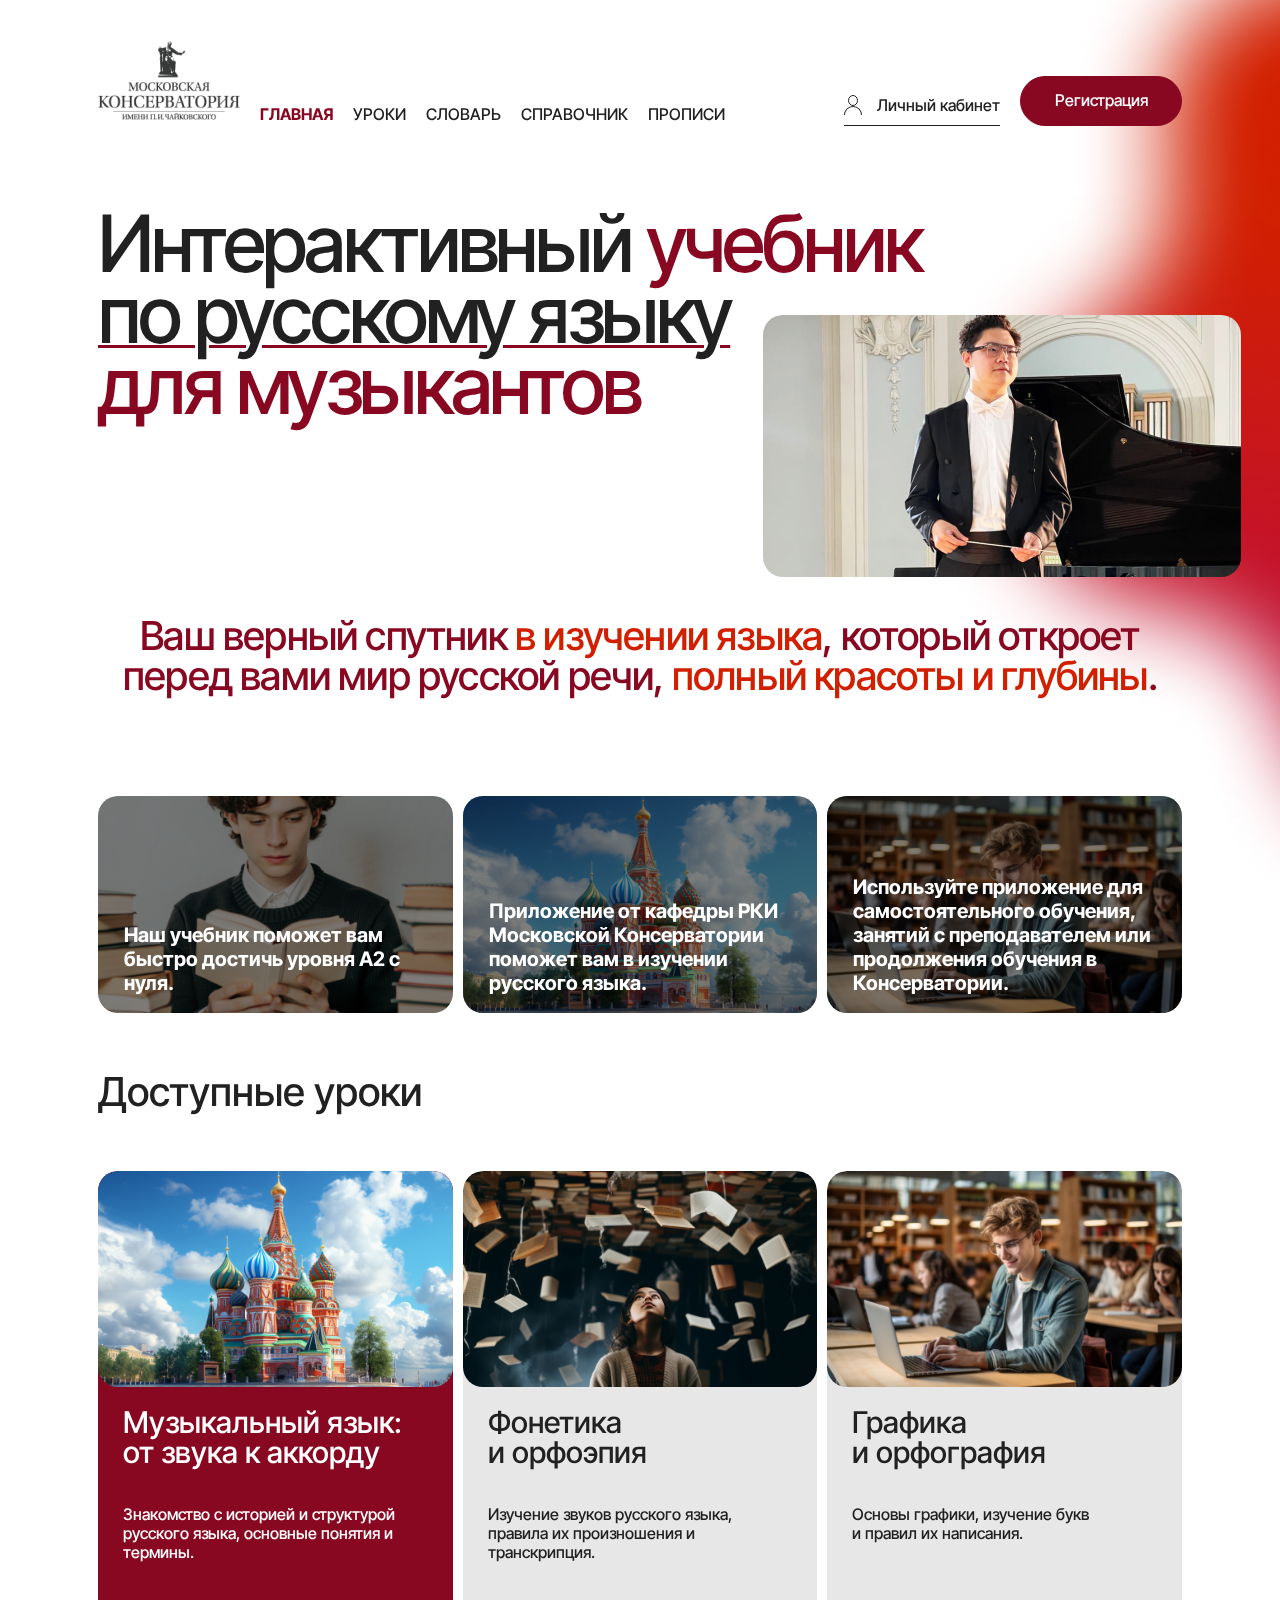
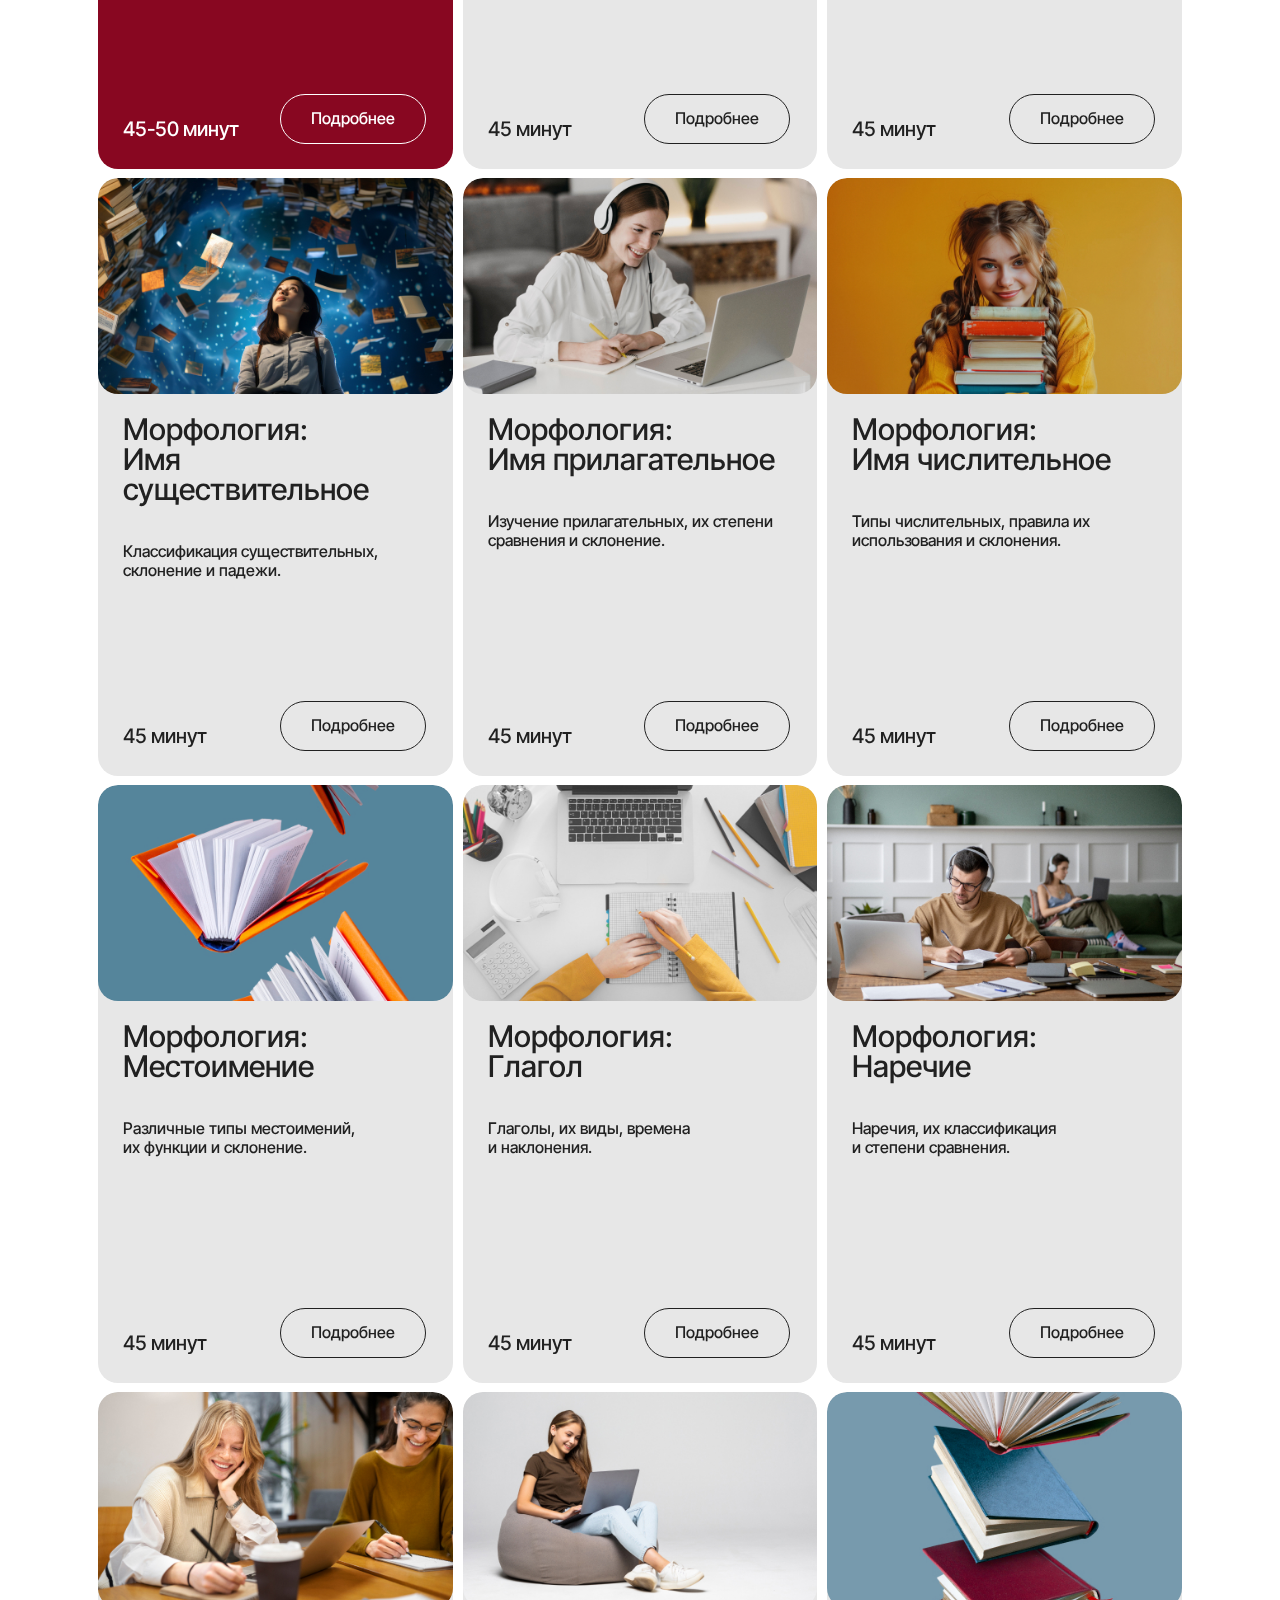
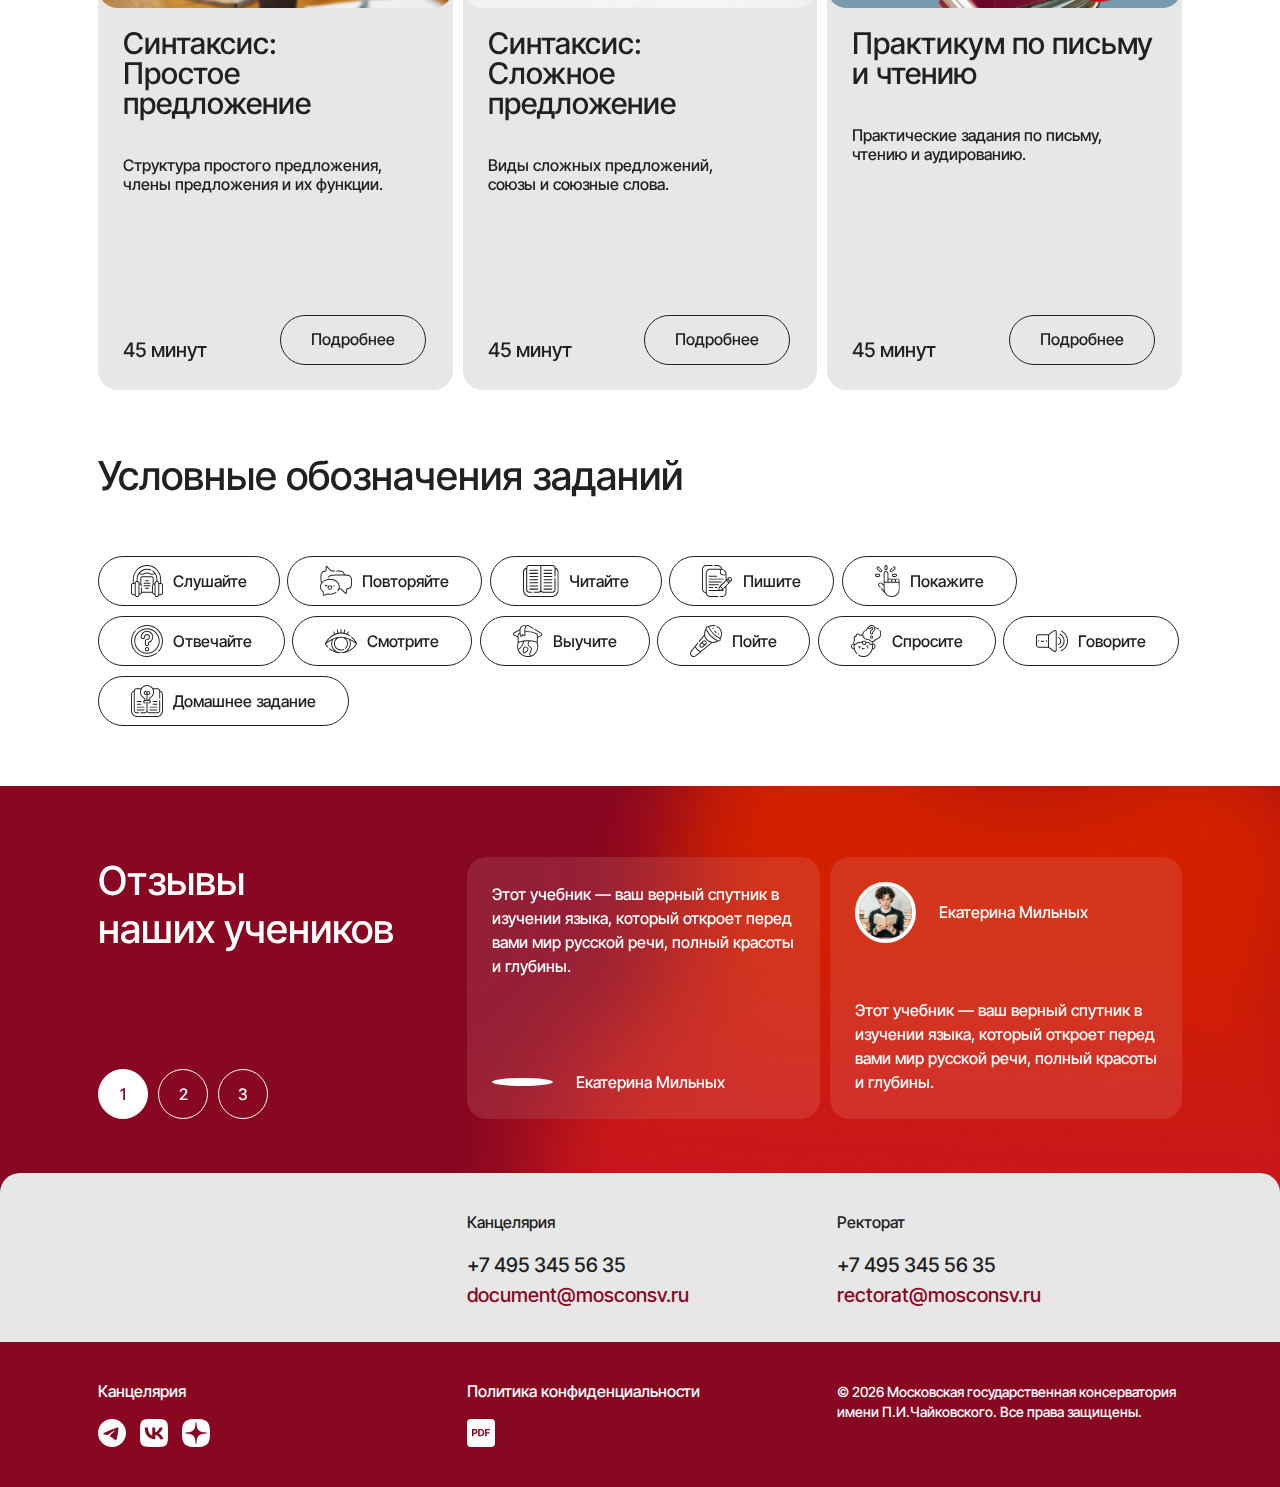
<file: public/index.html>
<!DOCTYPE html>
<html lang="ru">
	<head>
		<meta charset="utf-8">
		<title>Главная</title>
		<meta name="description" content="о чем страница">
		<meta http-equiv="X-UA-Compatible" content="IE=edge">
		<meta name="viewport" content="width=device-width,initial-scale=1.0,  shrink-to-fit=no, viewport-fit=cover">
		<link type="image/ico" href="img/favicon.ico" rel="shortcut icon"><meta name="format-detection" content="telephone=no"> <link rel="preconnect" href="https://fonts.googleapis.com">
<link rel="preconnect" href="https://fonts.gstatic.com" crossorigin>
<link href="https://fonts.googleapis.com/css2?family=Inter+Tight:ital,wght@0,100..900;1,100..900&display=swap" rel="stylesheet">
		<link href="css/main.min.css" rel="stylesheet"/>
		<script>
			function addBlock(elem) {
				fetch(`parts/${elem}.html`)
					.then(response => response.text())
					.then( text => {
						const wrap = document.querySelector(`#${elem}Wrap`);
						wrap.insertAdjacentHTML('afterend', text);
						wrap.previousElementSibling.remove()
						wrap.remove();
					});
			}
		</script>
	</head>
	<body class="main-page">
		<div class="main-wrapper">
			<script>addBlock(`header`)</script>
			<div id="headerWrap"></div>
			<main>
				<!-- start headerBlock-->
				<div class="headerBlock section" id="headerBlock">
					<div class="headerBlock__container container"><img class="bg" src="img/bg.png" alt="" loading="lazy"/>
						<h1>Интерактивный <span class="text-accent">учебник</span><br/><span class="underline">по русскому языку</span><br/><span class="text-accent">для музыкантов</span></h1><img class="img res-i" src="img/headerBlock-img-1.jpg" alt="" loading="lazy"/>
					</div>
				</div>
				<!-- end headerBlock-->
				<!-- start sCompanion-->
				<section class="sCompanion section" id="sCompanion">
					<div class="container">
						<div class="section-title text-center">
							<h3>Ваш верный спутник <span>в изучении языка</span>, который откроет перед вами мир русской речи, <span>полный красоты и глубины</span>.</h3>
						</div>
						<div class="sCompanion__row row">
							<div class="col-md-6 col-xl-4">
									<div class="sCompanion__card bg-wrap"><img class="object-fit-js picture-bg" src="img/sCompanion-img-1.jpg" alt="" loading="lazy"/>
										<h5>Наш учебник поможет вам быстро достичь уровня А2 с нуля.</h5>
									</div>
							</div>
							<div class="col-md-6 col-xl-4">
									<div class="sCompanion__card bg-wrap"><img class="object-fit-js picture-bg" src="img/sCompanion-img-2.jpg" alt="" loading="lazy"/>
										<h5>Приложение от кафедры РКИ Московской Консерватории поможет вам в изучении русского языка.</h5>
									</div>
							</div>
							<div class="col-md-6 col-xl-4">
									<div class="sCompanion__card bg-wrap"><img class="object-fit-js picture-bg" src="img/sCompanion-img-3.jpg" alt="" loading="lazy"/>
										<h5>Используйте приложение для самостоятельного обучения, занятий с преподавателем или продолжения обучения в Консерватории.</h5>
									</div>
							</div>
						</div>
					</div>
				</section>
				<!-- end sCompanion-->
				<!-- start sLessons-->
				<section class="sLessons section" id="sLessons">
					<div class="container">
						<div class="section-title">
							<h3>Доступные уроки</h3>
						</div>
						<div class="sLessons__row row">
							<div class="col-md-6 col-lg-4">
								<div class="item active">
									<div class="item__img-wrap">
										<div class="img-wrap-center"><img class="object-fit-js" src="img/sLessons-img-1.jpg" alt="" loading="lazy"/>
										</div>
									</div>
									<div class="item__content">
										<h4>Музыкальный язык: от звука к аккорду</h4>
										<p>Знакомство с историей и структурой русского языка, основные понятия и термины.</p>
										<div class="row">
											<div class="col">45-50 минут</div>
											<div class="col-auto">
												<a class="item__btn btn btn-outline-dark" href="#">Подробнее
												</a>
											</div>
										</div>
									</div>
								</div>
							</div>
							<div class="col-md-6 col-lg-4">
								<div class="item">
									<div class="item__img-wrap">
										<div class="img-wrap-center"><img class="object-fit-js" src="img/sLessons-img-2.jpg" alt="" loading="lazy"/>
										</div>
									</div>
									<div class="item__content">
										<h4>Фонетика<br/>и орфоэпия</h4>
										<p>Изучение звуков русского языка,<br/>правила их произношения и транскрипция.</p>
										<div class="row">
											<div class="col">45 минут</div>
											<div class="col-auto">
												<a class="item__btn btn btn-outline-dark" href="#">Подробнее
												</a>
											</div>
										</div>
									</div>
								</div>
							</div>
							<div class="col-md-6 col-lg-4">
								<div class="item">
									<div class="item__img-wrap">
										<div class="img-wrap-center"><img class="object-fit-js" src="img/sLessons-img-3.jpg" alt="" loading="lazy"/>
										</div>
									</div>
									<div class="item__content">
										<h4>Графика<br/>и орфография</h4>
										<p>Основы графики, изучение букв<br/>и правил их написания.</p>
										<div class="row">
											<div class="col">45 минут</div>
											<div class="col-auto">
												<a class="item__btn btn btn-outline-dark" href="#">Подробнее
												</a>
											</div>
										</div>
									</div>
								</div>
							</div>
							<div class="col-md-6 col-lg-4">
								<div class="item">
									<div class="item__img-wrap">
										<div class="img-wrap-center"><img class="object-fit-js" src="img/sLessons-img-4.jpg" alt="" loading="lazy"/>
										</div>
									</div>
									<div class="item__content">
										<h4>Морфология:<br/>Имя существительное</h4>
										<p>Классификация существительных, склонение и падежи.</p>
										<div class="row">
											<div class="col">45 минут</div>
											<div class="col-auto">
												<a class="item__btn btn btn-outline-dark" href="#">Подробнее
												</a>
											</div>
										</div>
									</div>
								</div>
							</div>
							<div class="col-md-6 col-lg-4">
								<div class="item">
									<div class="item__img-wrap">
										<div class="img-wrap-center"><img class="object-fit-js" src="img/sLessons-img-5.jpg" alt="" loading="lazy"/>
										</div>
									</div>
									<div class="item__content">
										<h4>Морфология:<br/>Имя прилагательное</h4>
										<p>Изучение прилагательных, их степени сравнения и склонение.</p>
										<div class="row">
											<div class="col">45 минут</div>
											<div class="col-auto">
												<a class="item__btn btn btn-outline-dark" href="#">Подробнее
												</a>
											</div>
										</div>
									</div>
								</div>
							</div>
							<div class="col-md-6 col-lg-4">
								<div class="item">
									<div class="item__img-wrap">
										<div class="img-wrap-center"><img class="object-fit-js" src="img/sLessons-img-6.jpg" alt="" loading="lazy"/>
										</div>
									</div>
									<div class="item__content">
										<h4>Морфология:<br/>Имя числительное</h4>
										<p>Типы числительных, правила их использования и склонения.</p>
										<div class="row">
											<div class="col">45 минут</div>
											<div class="col-auto">
												<a class="item__btn btn btn-outline-dark" href="#">Подробнее
												</a>
											</div>
										</div>
									</div>
								</div>
							</div>
							<div class="col-md-6 col-lg-4">
								<div class="item">
									<div class="item__img-wrap">
										<div class="img-wrap-center"><img class="object-fit-js" src="img/sLessons-img-7.jpg" alt="" loading="lazy"/>
										</div>
									</div>
									<div class="item__content">
										<h4>Морфология: Местоимение</h4>
										<p>Различные типы местоимений,<br/>их функции и склонение.</p>
										<div class="row">
											<div class="col">45 минут</div>
											<div class="col-auto">
												<a class="item__btn btn btn-outline-dark" href="#">Подробнее
												</a>
											</div>
										</div>
									</div>
								</div>
							</div>
							<div class="col-md-6 col-lg-4">
								<div class="item">
									<div class="item__img-wrap">
										<div class="img-wrap-center"><img class="object-fit-js" src="img/sLessons-img-8.jpg" alt="" loading="lazy"/>
										</div>
									</div>
									<div class="item__content">
										<h4>Морфология:<br/>Глагол</h4>
										<p>Глаголы, их виды, времена<br/>и наклонения.</p>
										<div class="row">
											<div class="col">45 минут</div>
											<div class="col-auto">
												<a class="item__btn btn btn-outline-dark" href="#">Подробнее
												</a>
											</div>
										</div>
									</div>
								</div>
							</div>
							<div class="col-md-6 col-lg-4">
								<div class="item">
									<div class="item__img-wrap">
										<div class="img-wrap-center"><img class="object-fit-js" src="img/sLessons-img-9.jpg" alt="" loading="lazy"/>
										</div>
									</div>
									<div class="item__content">
										<h4>Морфология:<br/>Наречие</h4>
										<p>Наречия, их классификация<br/>и степени сравнения.</p>
										<div class="row">
											<div class="col">45 минут</div>
											<div class="col-auto">
												<a class="item__btn btn btn-outline-dark" href="#">Подробнее
												</a>
											</div>
										</div>
									</div>
								</div>
							</div>
							<div class="col-md-6 col-lg-4">
								<div class="item">
									<div class="item__img-wrap">
										<div class="img-wrap-center"><img class="object-fit-js" src="img/sLessons-img-10.jpg" alt="" loading="lazy"/>
										</div>
									</div>
									<div class="item__content">
										<h4>Синтаксис:<br/>Простое предложение</h4>
										<p>Структура простого предложения,<br/>члены предложения и их функции.</p>
										<div class="row">
											<div class="col">45 минут</div>
											<div class="col-auto">
												<a class="item__btn btn btn-outline-dark" href="#">Подробнее
												</a>
											</div>
										</div>
									</div>
								</div>
							</div>
							<div class="col-md-6 col-lg-4">
								<div class="item">
									<div class="item__img-wrap">
										<div class="img-wrap-center"><img class="object-fit-js" src="img/sLessons-img-11.jpg" alt="" loading="lazy"/>
										</div>
									</div>
									<div class="item__content">
										<h4>Синтаксис:<br/>Сложное предложение</h4>
										<p>Виды сложных предложений,<br/>союзы и союзные слова.</p>
										<div class="row">
											<div class="col">45 минут</div>
											<div class="col-auto">
												<a class="item__btn btn btn-outline-dark" href="#">Подробнее
												</a>
											</div>
										</div>
									</div>
								</div>
							</div>
							<div class="col-md-6 col-lg-4">
								<div class="item">
									<div class="item__img-wrap">
										<div class="img-wrap-center"><img class="object-fit-js" src="img/sLessons-img-12.jpg" alt="" loading="lazy"/>
										</div>
									</div>
									<div class="item__content">
										<h4>Практикум по письму<br/>и чтению</h4>
										<p>Практические задания по письму,<br/>чтению и аудированию.</p>
										<div class="row">
											<div class="col">45 минут</div>
											<div class="col-auto">
												<a class="item__btn btn btn-outline-dark" href="#">Подробнее
												</a>
											</div>
										</div>
									</div>
								</div>
							</div>
						</div>
					</div>
				</section>
				<!-- end sLessons -->
				<!-- start sConditionals-->
				<section class="sConditionals section" id="sConditionals">
					<div class="container">
						<div class="section-title">
							<h3>Условные обозначения заданий</h3>
						</div>
						<div class="sConditionals__row row">
							<div class="col-md-auto">
								<div class="conditionalItem"><img src="img/svg/sConditionals-svg-1.svg" alt="" loading="lazy"/>Слушайте
								</div>
							</div>
							<div class="col-md-auto">
								<div class="conditionalItem"><img src="img/svg/sConditionals-svg-2.svg" alt="" loading="lazy"/>Повторяйте
								</div>
							</div>
							<div class="col-md-auto">
								<div class="conditionalItem"><img src="img/svg/sConditionals-svg-3.svg" alt="" loading="lazy"/>Читайте
								</div>
							</div>
							<div class="col-md-auto">
								<div class="conditionalItem"><img src="img/svg/sConditionals-svg-4.svg" alt="" loading="lazy"/>Пишите
								</div>
							</div>
							<div class="col-md-auto">
								<div class="conditionalItem"><img src="img/svg/sConditionals-svg-5.svg" alt="" loading="lazy"/>Покажите
								</div>
							</div>
							<div class="col-md-auto">
								<div class="conditionalItem"><img src="img/svg/sConditionals-svg-6.svg" alt="" loading="lazy"/>Отвечайте
								</div>
							</div>
							<div class="col-md-auto">
								<div class="conditionalItem"><img src="img/svg/sConditionals-svg-7.svg" alt="" loading="lazy"/>Смотрите
								</div>
							</div>
							<div class="col-md-auto">
								<div class="conditionalItem"><img src="img/svg/sConditionals-svg-8.svg" alt="" loading="lazy"/>Выучите
								</div>
							</div>
							<div class="col-md-auto">
								<div class="conditionalItem"><img src="img/svg/sConditionals-svg-9.svg" alt="" loading="lazy"/>Пойте
								</div>
							</div>
							<div class="col-md-auto">
								<div class="conditionalItem"><img src="img/svg/sConditionals-svg-10.svg" alt="" loading="lazy"/>Спросите
								</div>
							</div>
							<div class="col-md-auto">
								<div class="conditionalItem"><img src="img/svg/sConditionals-svg-11.svg" alt="" loading="lazy"/>Говорите
								</div>
							</div>
							<div class="col-md-auto">
								<div class="conditionalItem"><img src="img/svg/sConditionals-svg-12.svg" alt="" loading="lazy"/>Домашнее задание
								</div>
							</div>
						</div>
					</div>
				</section>
				<!-- end sConditionals-->
				<!-- start sReview-->
				<section class="sReview section" id="sReview">
					<div class="sReview__container container"><img class="bg" src="img/bg.png" alt="" loading="lazy"/>
						<div class="sReview__row sReview__row--swiper-js row">
							<div class="sReview__col col-lg-4">
								<h3>Отзывы<br/>наших учеников</h3>
								<div class="swiper-pagination"></div>
							</div>
							<div class="col-lg-8">
								<div class="sReview__swiper swiper">
									<div class="swiper-wrapper">
										<div class="sReview__slide swiper-slide">
											<div class="sReview__content-wrap"> 
												<div class="sReview__content">
													<p>Этот учебник — ваш верный спутник в изучении языка, который откроет перед вами мир русской речи, полный красоты и глубины.</p>
													<div class="sReview__user"><img src="img/sReview-img-1.jpg" alt="" loading="lazy"/><span>Екатерина Мильных</span>
													</div>
												</div>
												<div class="sReview__content">
													<p>Этот учебник — ваш верный спутник в изучении языка, который откроет перед вами мир русской речи, полный красоты и глубины.</p>
													<div class="sReview__user"><img src="img/sReview-img-2.jpg" alt="" loading="lazy"/><span>Екатерина Мильных</span>
													</div>
												</div>
											</div>
										</div>
										<div class="sReview__slide swiper-slide">
											<div class="sReview__content-wrap"> 
												<div class="sReview__content">
													<p>Этот учебник — ваш верный спутник в изучении языка, который откроет перед вами мир русской речи, полный красоты и глубины.</p>
													<div class="sReview__user"><img src="img/sReview-img-1.jpg" alt="" loading="lazy"/><span>Екатерина Мильных</span>
													</div>
												</div>
												<div class="sReview__content">
													<p>Этот учебник — ваш верный спутник в изучении языка, который откроет перед вами мир русской речи, полный красоты и глубины.</p>
													<div class="sReview__user"><img src="img/sReview-img-2.jpg" alt="" loading="lazy"/><span>Екатерина Мильных</span>
													</div>
												</div>
											</div>
										</div>
										<div class="sReview__slide swiper-slide">
											<div class="sReview__content-wrap"> 
												<div class="sReview__content">
													<p>Этот учебник — ваш верный спутник в изучении языка, который откроет перед вами мир русской речи, полный красоты и глубины.</p>
													<div class="sReview__user"><img src="img/sReview-img-1.jpg" alt="" loading="lazy"/><span>Екатерина Мильных</span>
													</div>
												</div>
												<div class="sReview__content">
													<p>Этот учебник — ваш верный спутник в изучении языка, который откроет перед вами мир русской речи, полный красоты и глубины.</p>
													<div class="sReview__user"><img src="img/sReview-img-2.jpg" alt="" loading="lazy"/><span>Екатерина Мильных</span>
													</div>
												</div>
											</div>
										</div>
									</div>
								</div>
							</div>
						</div>
					</div>
				</section>
				<!-- end sReview-->
			</main>
			<footer class="footer">
				<div class="footer__head">
					<div class="container">
						<div class="row">
							<div class="col-md-4"><a href="/"><img class="res-i" src="img/logo.png" alt="" loading="lazy"/></a></div>
							<div class="col-sm-6 col-md-4 col-lg">
								<div class="footer__link">
									<h6>Канцелярия</h6>
									<a class="footer__tel" href="+74953455635">+7 495 345 56 35
									</a>
									<a class="footer__email" href="mailto:document@mosconsv.ru">document@mosconsv.ru
									</a>
								</div>
							</div>
							<div class="col-sm-6 col-md-4 col-lg">
								<div class="footer__link">
									<h6>Ректорат</h6>
									<a class="footer__tel" href="+74953455635">+7 495 345 56 35
									</a>
									<a class="footer__email" href="mailto:rectorat@mosconsv.ru">rectorat@mosconsv.ru
									</a>
								</div>
							</div>
						</div>
					</div>
				</div>
				<div class="footer__content">
					<div class="container">
						<div class="row">
							<div class="col-md-4">
								<div class="footer__link">
									<h6>Канцелярия</h6>
									<div class="soc">
										<a class="soc__item" href="#" target="_blank">
											<svg class="iconC iconC-telegram ">
												<use xlink:href="img/svg/spriteC.svg#telegram"></use>
											</svg>
										</a>
										<a class="soc__item" href="#" target="_blank">
											<svg class="iconC iconC-vk ">
												<use xlink:href="img/svg/spriteC.svg#vk"></use>
											</svg>
										</a>
										<a class="soc__item" href="#" target="_blank">
											<svg class="iconC iconC-dzen ">
												<use xlink:href="img/svg/spriteC.svg#dzen"></use>
											</svg>
										</a>
									</div>
								</div>
							</div>
							<div class="col-sm-6 col-md-4 col-lg">
								<div class="footer__link">
									<h6>Политика конфиденциальности</h6>
									<a class="footer__pdf" href="#">
										<svg class="iconC iconC-pdf ">
											<use xlink:href="img/svg/spriteC.svg#pdf"></use>
										</svg>
									</a>
								</div>
							</div>
							<div class="col-sm-6 col-md-4 col-lg">
								<div class="text">© <span></span> Московская государственная консерватория имени П.И.Чайковского. Все права защищены.</div>
							</div>
						</div>
					</div>
				</div>
			</footer>
		</div>
		<!--  start modals-->
		<div id="modal-auth" style="display: none">
			<div class="modal-win">
				<div class="form-wrap">
					<form>
						<div class="text-center">
							<div class="form-wrap__title form-data h3">Авторизация
							</div>
							<p class="after-headline">Мы рады снова видеть вас на нашем сайте. Чтобы продолжить использование сервиса, пожалуйста, авторизуйтесь</p>
						</div>
						<div class="form-wrap__input-wrap form-group"><input class="form-wrap__input form-control" inputmode="text" name="text" type="text" placeholder="Логин / E-mail" required="required"/>
						</div>
						<!-- +e.input-wrap-->
						<div class="form-wrap__input-wrap form-group"><input class="form-wrap__input form-control" inputmode="password" name="password" type="password" placeholder="Пароль" required="required"/>
						</div>
						<!-- +e.input-wrap-->
						<button class="form-wrap__btn btn btn-accent" type="submit">Войти
						</button>
						<div class="form-wrap__text">Забыли пароль? <a href="#">Сбросить пароль</a>
						</div>
					</form>
				</div>
			</div>
		</div>
		<!-- #modal-call-->
		<div id="modal-reg" style="display: none">
			<div class="modal-win">
				<div class="form-wrap">
					<form>
						<div class="text-center">
							<div class="form-wrap__title form-data h3">Регистрация
							</div>
							<p class="after-headline">Чтобы начать использовать все возможности сервиса, пожалуйста, зарегистрируйтесь, заполнив простую форму</p>
						</div>
						<div class="form-wrap__input-wrap form-group"><input class="form-wrap__input form-control" inputmode="text" name="text" type="text" placeholder="Фамилия" required="required"/>
						</div>
						<!-- +e.input-wrap-->
						<div class="form-wrap__input-wrap form-group"><input class="form-wrap__input form-control" inputmode="text" name="text" type="text" placeholder="Имя" required="required"/>
						</div>
						<!-- +e.input-wrap-->
						<div class="form-wrap__input-wrap form-group"><input class="form-wrap__input form-control" inputmode="text" name="text" type="text" placeholder="Отчество" required="required"/>
						</div>
						<!-- +e.input-wrap-->
						<div class="form-wrap__input-wrap form-group"><input class="form-wrap__input form-control" inputmode="email" name="email" type="email" placeholder="E-mail" required="required"/>
						</div>
						<!-- +e.input-wrap-->
						<div class="form-wrap__input-wrap form-group"><input class="form-wrap__input form-control" inputmode="password" name="password" type="password" placeholder="Пароль" required="required"/>
						</div>
						<!-- +e.input-wrap-->
						<div class="form-wrap__input-wrap form-group"><input class="form-wrap__input form-control" inputmode="password" name="password" type="password" placeholder="Подтверждение пароля" required="required"/>
						</div>
						<!-- +e.input-wrap-->
						<button class="form-wrap__btn btn btn-accent" type="submit">Зарегестрироваться
						</button>
						<div class="form-wrap__text">Уже есть аккаунт? <a href="#">Вход в личный кабинет</a>
						</div>
					</form>
				</div>
			</div>
		</div>
		<!-- #modal-call-->
		<!-- end modals-->
		<script src="libs/jquery/jquery.min.js"></script>
		<script src="libs/@fancyapps/ui/fancybox/fancybox.umd.js"> </script>
		<script src="libs/swiper/swiper-bundle.min.js"> </script>
		<script src="libs/inputmask/inputmask.min.js"> </script>
		<script src="libs/select2/js/select2.min.js"> </script>
		<script src="libs/select2/js/i18n/ru.js"> </script>
		<script src="https://cdn.jsdelivr.net/npm/bootstrap@5.0.2/dist/js/bootstrap.bundle.min.js" integrity="sha384-MrcW6ZMFYlzcLA8Nl+NtUVF0sA7MsXsP1UyJoMp4YLEuNSfAP+JcXn/tWtIaxVXM" crossorigin="anonymous"></script>
		<script src="js/JSCCommon.js"></script>
		<script src="js/common.js"></script>
	</body>
</html>
</file>
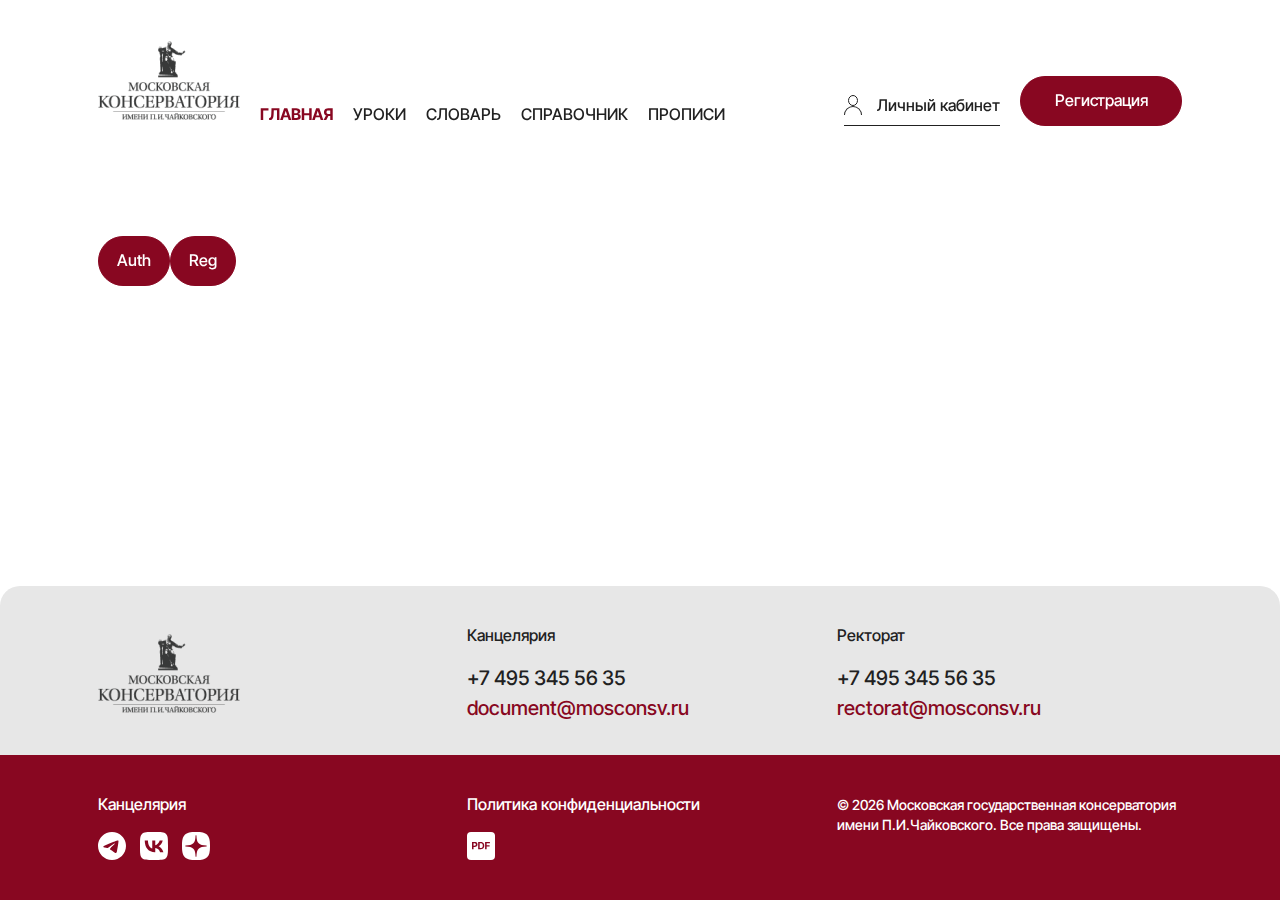
<file: public/00-modal.html>
<!DOCTYPE html>
<html lang="ru">
	<head>
		<meta charset="utf-8">
		<title>Modals page </title>
		<meta name="description" content="о чем страница">
		<meta http-equiv="X-UA-Compatible" content="IE=edge">
		<meta name="viewport" content="width=device-width,initial-scale=1.0,  shrink-to-fit=no, viewport-fit=cover">
		<link type="image/ico" href="img/favicon.ico" rel="shortcut icon"><meta name="format-detection" content="telephone=no"> <link rel="preconnect" href="https://fonts.googleapis.com">
<link rel="preconnect" href="https://fonts.gstatic.com" crossorigin>
<link href="https://fonts.googleapis.com/css2?family=Inter+Tight:ital,wght@0,100..900;1,100..900&display=swap" rel="stylesheet">
		<link href="css/main.min.css" rel="stylesheet"/>
		<script>
			function addBlock(elem) {
				fetch(`parts/${elem}.html`)
					.then(response => response.text())
					.then( text => {
						const wrap = document.querySelector(`#${elem}Wrap`);
						wrap.insertAdjacentHTML('afterend', text);
						wrap.previousElementSibling.remove()
						wrap.remove();
					});
			}
		</script>
	</head>
	<body class="main-page">
		<div class="main-wrapper">
			<script>addBlock(`header`)</script>
			<div id="headerWrap"></div>
			<main>
				<div class="section container"> <a class="btn btn-accent link-modal-js" href="#modal-auth">Auth</a><a class="btn btn-accent link-modal-js" href="#modal-reg">Reg</a>
				</div>
			</main>
			<footer class="footer">
				<div class="footer__head">
					<div class="container">
						<div class="row">
							<div class="col-md-4"><a href="/"><img class="res-i" src="img/logo.png" alt="" loading="lazy"/></a></div>
							<div class="col-sm-6 col-md-4 col-lg">
								<div class="footer__link">
									<h6>Канцелярия</h6>
									<a class="footer__tel" href="+74953455635">+7 495 345 56 35
									</a>
									<a class="footer__email" href="mailto:document@mosconsv.ru">document@mosconsv.ru
									</a>
								</div>
							</div>
							<div class="col-sm-6 col-md-4 col-lg">
								<div class="footer__link">
									<h6>Ректорат</h6>
									<a class="footer__tel" href="+74953455635">+7 495 345 56 35
									</a>
									<a class="footer__email" href="mailto:rectorat@mosconsv.ru">rectorat@mosconsv.ru
									</a>
								</div>
							</div>
						</div>
					</div>
				</div>
				<div class="footer__content">
					<div class="container">
						<div class="row">
							<div class="col-md-4">
								<div class="footer__link">
									<h6>Канцелярия</h6>
									<div class="soc">
										<a class="soc__item" href="#" target="_blank">
											<svg class="iconC iconC-telegram ">
												<use xlink:href="img/svg/spriteC.svg#telegram"></use>
											</svg>
										</a>
										<a class="soc__item" href="#" target="_blank">
											<svg class="iconC iconC-vk ">
												<use xlink:href="img/svg/spriteC.svg#vk"></use>
											</svg>
										</a>
										<a class="soc__item" href="#" target="_blank">
											<svg class="iconC iconC-dzen ">
												<use xlink:href="img/svg/spriteC.svg#dzen"></use>
											</svg>
										</a>
									</div>
								</div>
							</div>
							<div class="col-sm-6 col-md-4 col-lg">
								<div class="footer__link">
									<h6>Политика конфиденциальности</h6>
									<a class="footer__pdf" href="#">
										<svg class="iconC iconC-pdf ">
											<use xlink:href="img/svg/spriteC.svg#pdf"></use>
										</svg>
									</a>
								</div>
							</div>
							<div class="col-sm-6 col-md-4 col-lg">
								<div class="text">© <span></span> Московская государственная консерватория имени П.И.Чайковского. Все права защищены.</div>
							</div>
						</div>
					</div>
				</div>
			</footer>
		</div>
		<!--  start modals-->
		<div id="modal-auth" style="display: none">
			<div class="modal-win">
				<div class="form-wrap">
					<form>
						<div class="text-center">
							<div class="form-wrap__title form-data h3">Авторизация
							</div>
							<p class="after-headline">Мы рады снова видеть вас на нашем сайте. Чтобы продолжить использование сервиса, пожалуйста, авторизуйтесь</p>
						</div>
						<div class="form-wrap__input-wrap form-group"><input class="form-wrap__input form-control" inputmode="text" name="text" type="text" placeholder="Логин / E-mail" required="required"/>
						</div>
						<!-- +e.input-wrap-->
						<div class="form-wrap__input-wrap form-group"><input class="form-wrap__input form-control" inputmode="password" name="password" type="password" placeholder="Пароль" required="required"/>
						</div>
						<!-- +e.input-wrap-->
						<button class="form-wrap__btn btn btn-accent" type="submit">Войти
						</button>
						<div class="form-wrap__text">Забыли пароль? <a href="#">Сбросить пароль</a>
						</div>
					</form>
				</div>
			</div>
		</div>
		<!-- #modal-call-->
		<div id="modal-reg" style="display: none">
			<div class="modal-win">
				<div class="form-wrap">
					<form>
						<div class="text-center">
							<div class="form-wrap__title form-data h3">Регистрация
							</div>
							<p class="after-headline">Чтобы начать использовать все возможности сервиса, пожалуйста, зарегистрируйтесь, заполнив простую форму</p>
						</div>
						<div class="form-wrap__input-wrap form-group"><input class="form-wrap__input form-control" inputmode="text" name="text" type="text" placeholder="Фамилия" required="required"/>
						</div>
						<!-- +e.input-wrap-->
						<div class="form-wrap__input-wrap form-group"><input class="form-wrap__input form-control" inputmode="text" name="text" type="text" placeholder="Имя" required="required"/>
						</div>
						<!-- +e.input-wrap-->
						<div class="form-wrap__input-wrap form-group"><input class="form-wrap__input form-control" inputmode="text" name="text" type="text" placeholder="Отчество" required="required"/>
						</div>
						<!-- +e.input-wrap-->
						<div class="form-wrap__input-wrap form-group"><input class="form-wrap__input form-control" inputmode="email" name="email" type="email" placeholder="E-mail" required="required"/>
						</div>
						<!-- +e.input-wrap-->
						<div class="form-wrap__input-wrap form-group"><input class="form-wrap__input form-control" inputmode="password" name="password" type="password" placeholder="Пароль" required="required"/>
						</div>
						<!-- +e.input-wrap-->
						<div class="form-wrap__input-wrap form-group"><input class="form-wrap__input form-control" inputmode="password" name="password" type="password" placeholder="Подтверждение пароля" required="required"/>
						</div>
						<!-- +e.input-wrap-->
						<button class="form-wrap__btn btn btn-accent" type="submit">Зарегестрироваться
						</button>
						<div class="form-wrap__text">Уже есть аккаунт? <a href="#">Вход в личный кабинет</a>
						</div>
					</form>
				</div>
			</div>
		</div>
		<!-- #modal-call-->
		<!-- end modals-->
		<script src="libs/jquery/jquery.min.js"></script>
		<script src="libs/@fancyapps/ui/fancybox/fancybox.umd.js"> </script>
		<script src="libs/swiper/swiper-bundle.min.js"> </script>
		<script src="libs/inputmask/inputmask.min.js"> </script>
		<script src="libs/select2/js/select2.min.js"> </script>
		<script src="libs/select2/js/i18n/ru.js"> </script>
		<script src="https://cdn.jsdelivr.net/npm/bootstrap@5.0.2/dist/js/bootstrap.bundle.min.js" integrity="sha384-MrcW6ZMFYlzcLA8Nl+NtUVF0sA7MsXsP1UyJoMp4YLEuNSfAP+JcXn/tWtIaxVXM" crossorigin="anonymous"></script>
		<script src="js/JSCCommon.js"></script>
		<script src="js/common.js"></script>
	</body>
</html>
</file>
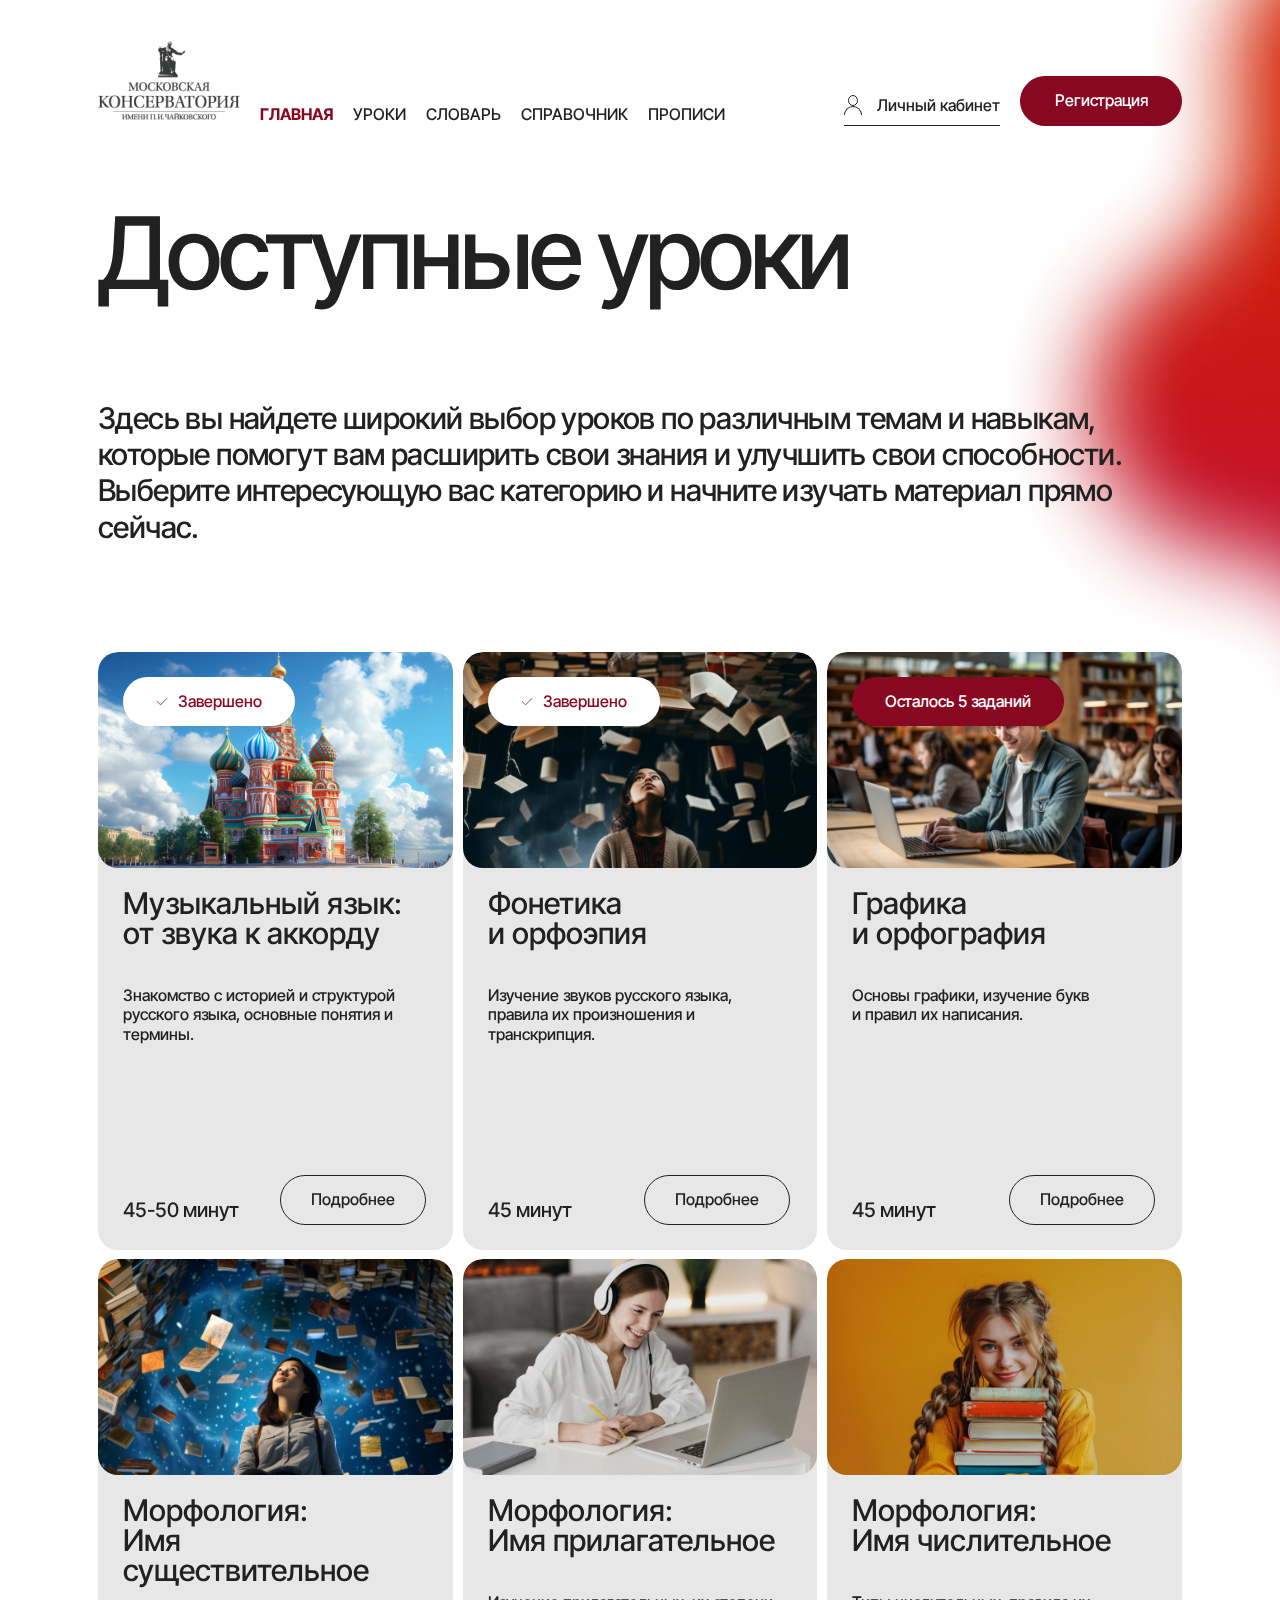
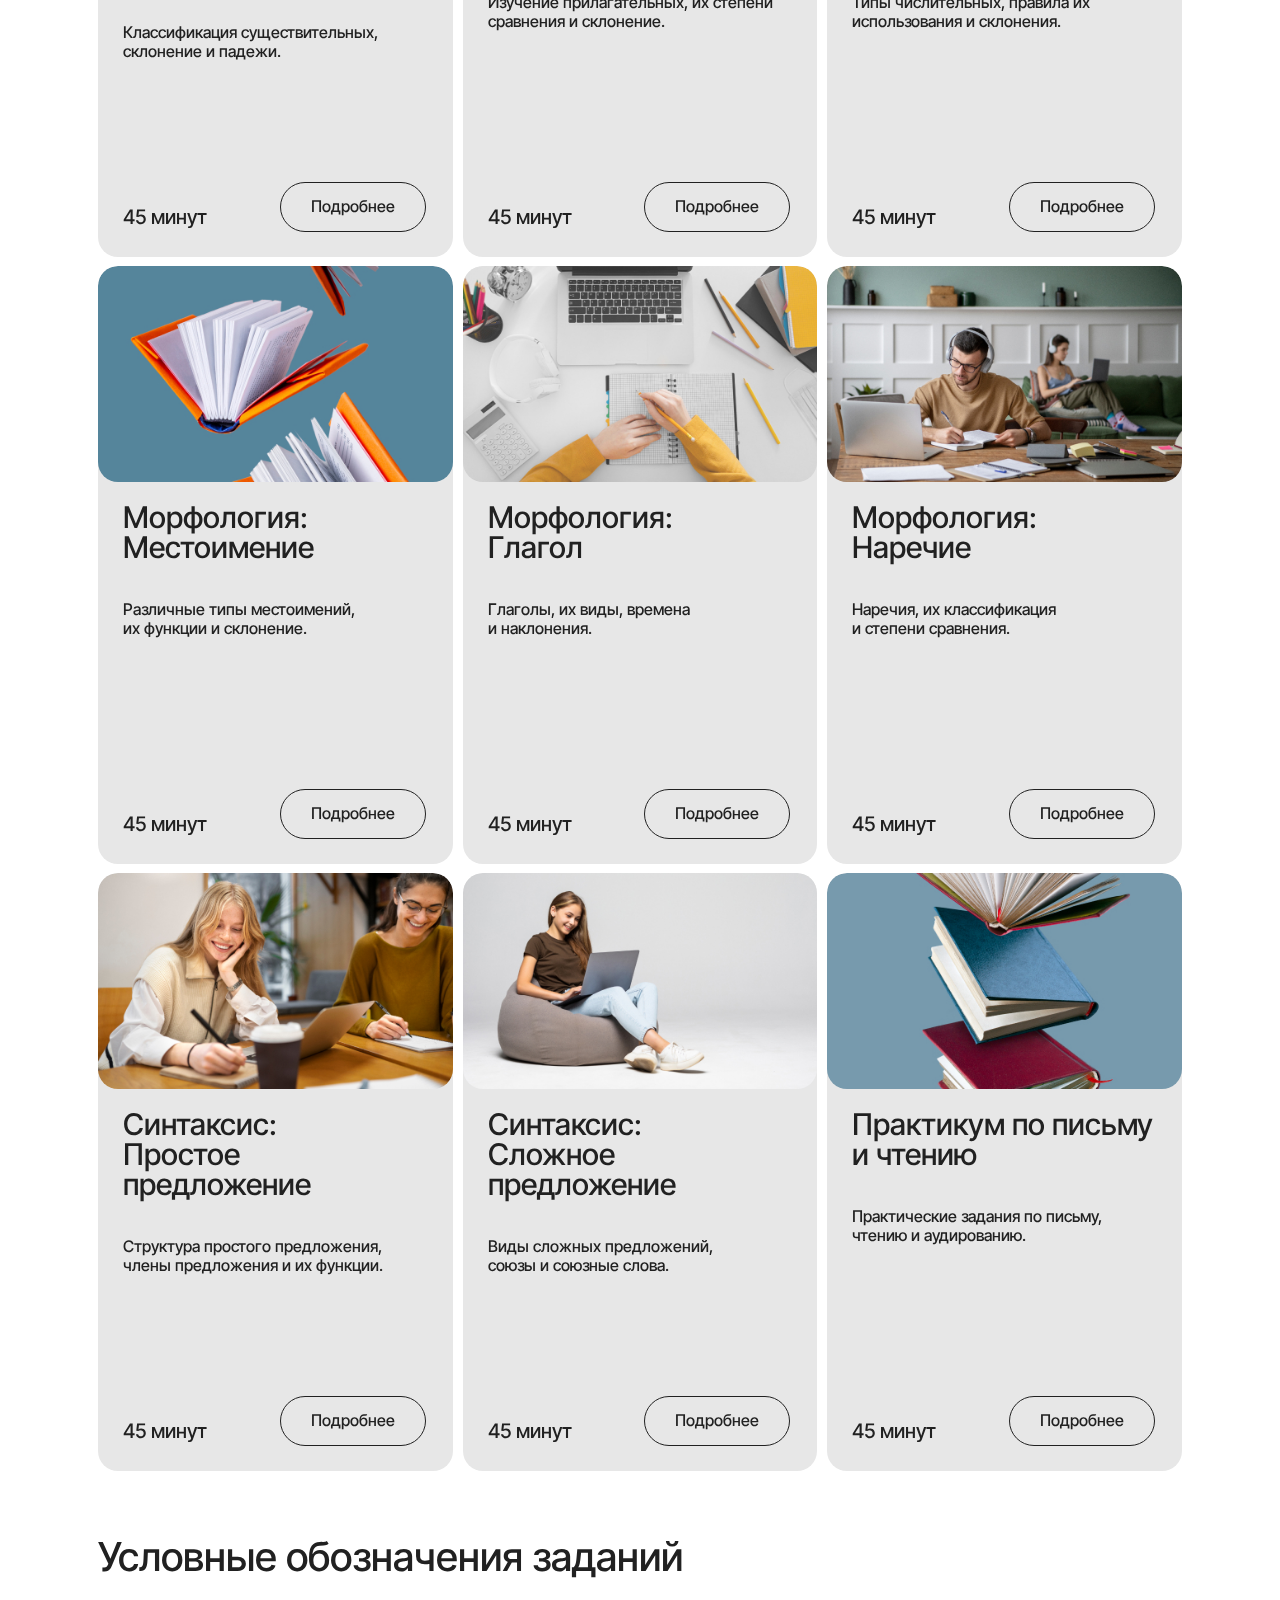
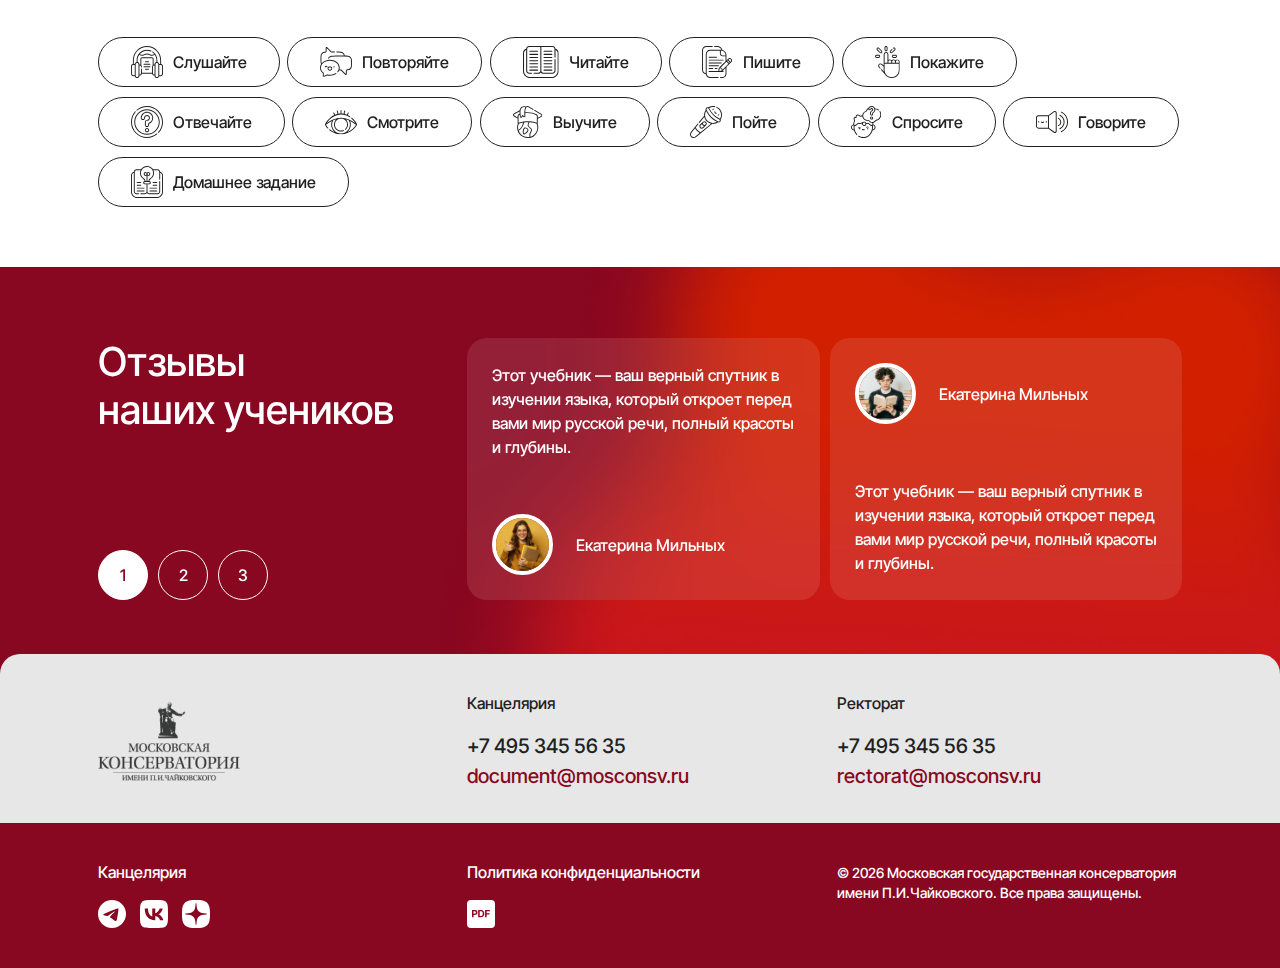
<file: public/02-lessons.html>
<!DOCTYPE html>
<html lang="ru">
	<head>
		<meta charset="utf-8">
		<title>Доступные уроки</title>
		<meta name="description" content="о чем страница">
		<meta http-equiv="X-UA-Compatible" content="IE=edge">
		<meta name="viewport" content="width=device-width,initial-scale=1.0,  shrink-to-fit=no, viewport-fit=cover">
		<link type="image/ico" href="img/favicon.ico" rel="shortcut icon"><meta name="format-detection" content="telephone=no"> <link rel="preconnect" href="https://fonts.googleapis.com">
<link rel="preconnect" href="https://fonts.gstatic.com" crossorigin>
<link href="https://fonts.googleapis.com/css2?family=Inter+Tight:ital,wght@0,100..900;1,100..900&display=swap" rel="stylesheet">
		<link href="css/main.min.css" rel="stylesheet"/>
		<script>
			function addBlock(elem) {
				fetch(`parts/${elem}.html`)
					.then(response => response.text())
					.then( text => {
						const wrap = document.querySelector(`#${elem}Wrap`);
						wrap.insertAdjacentHTML('afterend', text);
						wrap.previousElementSibling.remove()
						wrap.remove();
					});
			}
		</script>
	</head>
	<body class="main-page">
		<div class="main-wrapper">
			<script>addBlock(`header`)</script>
			<div id="headerWrap"></div>
			<main>
				<div class="page-head page-head--lg">
					<div class="page-head__container container"><img class="bg" src="img/bg.png" alt="" loading="lazy"/>
						<h1>Доступные уроки</h1>
						<p>Здесь вы найдете широкий выбор уроков по различным темам и навыкам, которые помогут вам расширить свои знания и улучшить свои способности. Выберите интересующую вас категорию и начните изучать материал прямо сейчас. </p>
					</div>
				</div>
				<!-- start sLessons-->
				<section class="sLessons section" id="sLessons">
					<div class="container">
						<div class="sLessons__row row">
							<div class="col-md-6 col-lg-4">
								<div class="item">
									<div class="item__img-wrap">
										<div class="img-wrap-center"><img class="object-fit-js" src="img/sLessons-img-1.jpg" alt="" loading="lazy"/>
										</div>
									</div>
									<div class="item__label done">
										<svg class="icon icon-check ">
											<use xlink:href="img/svg/sprite.svg#check"></use>
										</svg>Завершено
									</div>
									<div class="item__content">
										<h4>Музыкальный язык: от звука к аккорду</h4>
										<p>Знакомство с историей и структурой русского языка, основные понятия и термины.</p>
										<div class="row">
											<div class="col">45-50 минут</div>
											<div class="col-auto">
												<a class="item__btn btn btn-outline-dark" href="#">Подробнее
												</a>
											</div>
										</div>
									</div>
								</div>
							</div>
							<div class="col-md-6 col-lg-4">
								<div class="item">
									<div class="item__img-wrap">
										<div class="img-wrap-center"><img class="object-fit-js" src="img/sLessons-img-2.jpg" alt="" loading="lazy"/>
										</div>
									</div>
									<div class="item__label done">
										<svg class="icon icon-check ">
											<use xlink:href="img/svg/sprite.svg#check"></use>
										</svg>Завершено
									</div>
									<div class="item__content">
										<h4>Фонетика<br/>и орфоэпия</h4>
										<p>Изучение звуков русского языка,<br/>правила их произношения и транскрипция.</p>
										<div class="row">
											<div class="col">45 минут</div>
											<div class="col-auto">
												<a class="item__btn btn btn-outline-dark" href="#">Подробнее
												</a>
											</div>
										</div>
									</div>
								</div>
							</div>
							<div class="col-md-6 col-lg-4">
								<div class="item">
									<div class="item__img-wrap">
										<div class="img-wrap-center"><img class="object-fit-js" src="img/sLessons-img-3.jpg" alt="" loading="lazy"/>
										</div>
									</div>
									<div class="item__label">Осталось 5 заданий
									</div>
									<div class="item__content">
										<h4>Графика<br/>и орфография</h4>
										<p>Основы графики, изучение букв<br/>и правил их написания.</p>
										<div class="row">
											<div class="col">45 минут</div>
											<div class="col-auto">
												<a class="item__btn btn btn-outline-dark" href="#">Подробнее
												</a>
											</div>
										</div>
									</div>
								</div>
							</div>
							<div class="col-md-6 col-lg-4">
								<div class="item">
									<div class="item__img-wrap">
										<div class="img-wrap-center"><img class="object-fit-js" src="img/sLessons-img-4.jpg" alt="" loading="lazy"/>
										</div>
									</div>
									<div class="item__content">
										<h4>Морфология:<br/>Имя существительное</h4>
										<p>Классификация существительных, склонение и падежи.</p>
										<div class="row">
											<div class="col">45 минут</div>
											<div class="col-auto">
												<a class="item__btn btn btn-outline-dark" href="#">Подробнее
												</a>
											</div>
										</div>
									</div>
								</div>
							</div>
							<div class="col-md-6 col-lg-4">
								<div class="item">
									<div class="item__img-wrap">
										<div class="img-wrap-center"><img class="object-fit-js" src="img/sLessons-img-5.jpg" alt="" loading="lazy"/>
										</div>
									</div>
									<div class="item__content">
										<h4>Морфология:<br/>Имя прилагательное</h4>
										<p>Изучение прилагательных, их степени сравнения и склонение.</p>
										<div class="row">
											<div class="col">45 минут</div>
											<div class="col-auto">
												<a class="item__btn btn btn-outline-dark" href="#">Подробнее
												</a>
											</div>
										</div>
									</div>
								</div>
							</div>
							<div class="col-md-6 col-lg-4">
								<div class="item">
									<div class="item__img-wrap">
										<div class="img-wrap-center"><img class="object-fit-js" src="img/sLessons-img-6.jpg" alt="" loading="lazy"/>
										</div>
									</div>
									<div class="item__content">
										<h4>Морфология:<br/>Имя числительное</h4>
										<p>Типы числительных, правила их использования и склонения.</p>
										<div class="row">
											<div class="col">45 минут</div>
											<div class="col-auto">
												<a class="item__btn btn btn-outline-dark" href="#">Подробнее
												</a>
											</div>
										</div>
									</div>
								</div>
							</div>
							<div class="col-md-6 col-lg-4">
								<div class="item">
									<div class="item__img-wrap">
										<div class="img-wrap-center"><img class="object-fit-js" src="img/sLessons-img-7.jpg" alt="" loading="lazy"/>
										</div>
									</div>
									<div class="item__content">
										<h4>Морфология: Местоимение</h4>
										<p>Различные типы местоимений,<br/>их функции и склонение.</p>
										<div class="row">
											<div class="col">45 минут</div>
											<div class="col-auto">
												<a class="item__btn btn btn-outline-dark" href="#">Подробнее
												</a>
											</div>
										</div>
									</div>
								</div>
							</div>
							<div class="col-md-6 col-lg-4">
								<div class="item">
									<div class="item__img-wrap">
										<div class="img-wrap-center"><img class="object-fit-js" src="img/sLessons-img-8.jpg" alt="" loading="lazy"/>
										</div>
									</div>
									<div class="item__content">
										<h4>Морфология:<br/>Глагол</h4>
										<p>Глаголы, их виды, времена<br/>и наклонения.</p>
										<div class="row">
											<div class="col">45 минут</div>
											<div class="col-auto">
												<a class="item__btn btn btn-outline-dark" href="#">Подробнее
												</a>
											</div>
										</div>
									</div>
								</div>
							</div>
							<div class="col-md-6 col-lg-4">
								<div class="item">
									<div class="item__img-wrap">
										<div class="img-wrap-center"><img class="object-fit-js" src="img/sLessons-img-9.jpg" alt="" loading="lazy"/>
										</div>
									</div>
									<div class="item__content">
										<h4>Морфология:<br/>Наречие</h4>
										<p>Наречия, их классификация<br/>и степени сравнения.</p>
										<div class="row">
											<div class="col">45 минут</div>
											<div class="col-auto">
												<a class="item__btn btn btn-outline-dark" href="#">Подробнее
												</a>
											</div>
										</div>
									</div>
								</div>
							</div>
							<div class="col-md-6 col-lg-4">
								<div class="item">
									<div class="item__img-wrap">
										<div class="img-wrap-center"><img class="object-fit-js" src="img/sLessons-img-10.jpg" alt="" loading="lazy"/>
										</div>
									</div>
									<div class="item__content">
										<h4>Синтаксис:<br/>Простое предложение</h4>
										<p>Структура простого предложения,<br/>члены предложения и их функции.</p>
										<div class="row">
											<div class="col">45 минут</div>
											<div class="col-auto">
												<a class="item__btn btn btn-outline-dark" href="#">Подробнее
												</a>
											</div>
										</div>
									</div>
								</div>
							</div>
							<div class="col-md-6 col-lg-4">
								<div class="item">
									<div class="item__img-wrap">
										<div class="img-wrap-center"><img class="object-fit-js" src="img/sLessons-img-11.jpg" alt="" loading="lazy"/>
										</div>
									</div>
									<div class="item__content">
										<h4>Синтаксис:<br/>Сложное предложение</h4>
										<p>Виды сложных предложений,<br/>союзы и союзные слова.</p>
										<div class="row">
											<div class="col">45 минут</div>
											<div class="col-auto">
												<a class="item__btn btn btn-outline-dark" href="#">Подробнее
												</a>
											</div>
										</div>
									</div>
								</div>
							</div>
							<div class="col-md-6 col-lg-4">
								<div class="item">
									<div class="item__img-wrap">
										<div class="img-wrap-center"><img class="object-fit-js" src="img/sLessons-img-12.jpg" alt="" loading="lazy"/>
										</div>
									</div>
									<div class="item__content">
										<h4>Практикум по письму<br/>и чтению</h4>
										<p>Практические задания по письму,<br/>чтению и аудированию.</p>
										<div class="row">
											<div class="col">45 минут</div>
											<div class="col-auto">
												<a class="item__btn btn btn-outline-dark" href="#">Подробнее
												</a>
											</div>
										</div>
									</div>
								</div>
							</div>
						</div>
					</div>
				</section>
				<!-- end sLessons -->
				<!-- start sConditionals-->
				<section class="sConditionals section" id="sConditionals">
					<div class="container">
						<div class="section-title">
							<h3>Условные обозначения заданий</h3>
						</div>
						<div class="sConditionals__row row">
							<div class="col-md-auto">
								<div class="conditionalItem"><img src="img/svg/sConditionals-svg-1.svg" alt="" loading="lazy"/>Слушайте
								</div>
							</div>
							<div class="col-md-auto">
								<div class="conditionalItem"><img src="img/svg/sConditionals-svg-2.svg" alt="" loading="lazy"/>Повторяйте
								</div>
							</div>
							<div class="col-md-auto">
								<div class="conditionalItem"><img src="img/svg/sConditionals-svg-3.svg" alt="" loading="lazy"/>Читайте
								</div>
							</div>
							<div class="col-md-auto">
								<div class="conditionalItem"><img src="img/svg/sConditionals-svg-4.svg" alt="" loading="lazy"/>Пишите
								</div>
							</div>
							<div class="col-md-auto">
								<div class="conditionalItem"><img src="img/svg/sConditionals-svg-5.svg" alt="" loading="lazy"/>Покажите
								</div>
							</div>
							<div class="col-md-auto">
								<div class="conditionalItem"><img src="img/svg/sConditionals-svg-6.svg" alt="" loading="lazy"/>Отвечайте
								</div>
							</div>
							<div class="col-md-auto">
								<div class="conditionalItem"><img src="img/svg/sConditionals-svg-7.svg" alt="" loading="lazy"/>Смотрите
								</div>
							</div>
							<div class="col-md-auto">
								<div class="conditionalItem"><img src="img/svg/sConditionals-svg-8.svg" alt="" loading="lazy"/>Выучите
								</div>
							</div>
							<div class="col-md-auto">
								<div class="conditionalItem"><img src="img/svg/sConditionals-svg-9.svg" alt="" loading="lazy"/>Пойте
								</div>
							</div>
							<div class="col-md-auto">
								<div class="conditionalItem"><img src="img/svg/sConditionals-svg-10.svg" alt="" loading="lazy"/>Спросите
								</div>
							</div>
							<div class="col-md-auto">
								<div class="conditionalItem"><img src="img/svg/sConditionals-svg-11.svg" alt="" loading="lazy"/>Говорите
								</div>
							</div>
							<div class="col-md-auto">
								<div class="conditionalItem"><img src="img/svg/sConditionals-svg-12.svg" alt="" loading="lazy"/>Домашнее задание
								</div>
							</div>
						</div>
					</div>
				</section>
				<!-- end sConditionals-->
				<!-- start sReview-->
				<section class="sReview section" id="sReview">
					<div class="sReview__container container"><img class="bg" src="img/bg.png" alt="" loading="lazy"/>
						<div class="sReview__row sReview__row--swiper-js row">
							<div class="sReview__col col-lg-4">
								<h3>Отзывы<br/>наших учеников</h3>
								<div class="swiper-pagination"></div>
							</div>
							<div class="col-lg-8">
								<div class="sReview__swiper swiper">
									<div class="swiper-wrapper">
										<div class="sReview__slide swiper-slide">
											<div class="sReview__content-wrap"> 
												<div class="sReview__content">
													<p>Этот учебник — ваш верный спутник в изучении языка, который откроет перед вами мир русской речи, полный красоты и глубины.</p>
													<div class="sReview__user"><img src="img/sReview-img-1.jpg" alt="" loading="lazy"/><span>Екатерина Мильных</span>
													</div>
												</div>
												<div class="sReview__content">
													<p>Этот учебник — ваш верный спутник в изучении языка, который откроет перед вами мир русской речи, полный красоты и глубины.</p>
													<div class="sReview__user"><img src="img/sReview-img-2.jpg" alt="" loading="lazy"/><span>Екатерина Мильных</span>
													</div>
												</div>
											</div>
										</div>
										<div class="sReview__slide swiper-slide">
											<div class="sReview__content-wrap"> 
												<div class="sReview__content">
													<p>Этот учебник — ваш верный спутник в изучении языка, который откроет перед вами мир русской речи, полный красоты и глубины.</p>
													<div class="sReview__user"><img src="img/sReview-img-1.jpg" alt="" loading="lazy"/><span>Екатерина Мильных</span>
													</div>
												</div>
												<div class="sReview__content">
													<p>Этот учебник — ваш верный спутник в изучении языка, который откроет перед вами мир русской речи, полный красоты и глубины.</p>
													<div class="sReview__user"><img src="img/sReview-img-2.jpg" alt="" loading="lazy"/><span>Екатерина Мильных</span>
													</div>
												</div>
											</div>
										</div>
										<div class="sReview__slide swiper-slide">
											<div class="sReview__content-wrap"> 
												<div class="sReview__content">
													<p>Этот учебник — ваш верный спутник в изучении языка, который откроет перед вами мир русской речи, полный красоты и глубины.</p>
													<div class="sReview__user"><img src="img/sReview-img-1.jpg" alt="" loading="lazy"/><span>Екатерина Мильных</span>
													</div>
												</div>
												<div class="sReview__content">
													<p>Этот учебник — ваш верный спутник в изучении языка, который откроет перед вами мир русской речи, полный красоты и глубины.</p>
													<div class="sReview__user"><img src="img/sReview-img-2.jpg" alt="" loading="lazy"/><span>Екатерина Мильных</span>
													</div>
												</div>
											</div>
										</div>
									</div>
								</div>
							</div>
						</div>
					</div>
				</section>
				<!-- end sReview-->
			</main>
			<footer class="footer">
				<div class="footer__head">
					<div class="container">
						<div class="row">
							<div class="col-md-4"><a href="/"><img class="res-i" src="img/logo.png" alt="" loading="lazy"/></a></div>
							<div class="col-sm-6 col-md-4 col-lg">
								<div class="footer__link">
									<h6>Канцелярия</h6>
									<a class="footer__tel" href="+74953455635">+7 495 345 56 35
									</a>
									<a class="footer__email" href="mailto:document@mosconsv.ru">document@mosconsv.ru
									</a>
								</div>
							</div>
							<div class="col-sm-6 col-md-4 col-lg">
								<div class="footer__link">
									<h6>Ректорат</h6>
									<a class="footer__tel" href="+74953455635">+7 495 345 56 35
									</a>
									<a class="footer__email" href="mailto:rectorat@mosconsv.ru">rectorat@mosconsv.ru
									</a>
								</div>
							</div>
						</div>
					</div>
				</div>
				<div class="footer__content">
					<div class="container">
						<div class="row">
							<div class="col-md-4">
								<div class="footer__link">
									<h6>Канцелярия</h6>
									<div class="soc">
										<a class="soc__item" href="#" target="_blank">
											<svg class="iconC iconC-telegram ">
												<use xlink:href="img/svg/spriteC.svg#telegram"></use>
											</svg>
										</a>
										<a class="soc__item" href="#" target="_blank">
											<svg class="iconC iconC-vk ">
												<use xlink:href="img/svg/spriteC.svg#vk"></use>
											</svg>
										</a>
										<a class="soc__item" href="#" target="_blank">
											<svg class="iconC iconC-dzen ">
												<use xlink:href="img/svg/spriteC.svg#dzen"></use>
											</svg>
										</a>
									</div>
								</div>
							</div>
							<div class="col-sm-6 col-md-4 col-lg">
								<div class="footer__link">
									<h6>Политика конфиденциальности</h6>
									<a class="footer__pdf" href="#">
										<svg class="iconC iconC-pdf ">
											<use xlink:href="img/svg/spriteC.svg#pdf"></use>
										</svg>
									</a>
								</div>
							</div>
							<div class="col-sm-6 col-md-4 col-lg">
								<div class="text">© <span></span> Московская государственная консерватория имени П.И.Чайковского. Все права защищены.</div>
							</div>
						</div>
					</div>
				</div>
			</footer>
		</div>
		<!--  start modals-->
		<div id="modal-auth" style="display: none">
			<div class="modal-win">
				<div class="form-wrap">
					<form>
						<div class="text-center">
							<div class="form-wrap__title form-data h3">Авторизация
							</div>
							<p class="after-headline">Мы рады снова видеть вас на нашем сайте. Чтобы продолжить использование сервиса, пожалуйста, авторизуйтесь</p>
						</div>
						<div class="form-wrap__input-wrap form-group"><input class="form-wrap__input form-control" inputmode="text" name="text" type="text" placeholder="Логин / E-mail" required="required"/>
						</div>
						<!-- +e.input-wrap-->
						<div class="form-wrap__input-wrap form-group"><input class="form-wrap__input form-control" inputmode="password" name="password" type="password" placeholder="Пароль" required="required"/>
						</div>
						<!-- +e.input-wrap-->
						<button class="form-wrap__btn btn btn-accent" type="submit">Войти
						</button>
						<div class="form-wrap__text">Забыли пароль? <a href="#">Сбросить пароль</a>
						</div>
					</form>
				</div>
			</div>
		</div>
		<!-- #modal-call-->
		<div id="modal-reg" style="display: none">
			<div class="modal-win">
				<div class="form-wrap">
					<form>
						<div class="text-center">
							<div class="form-wrap__title form-data h3">Регистрация
							</div>
							<p class="after-headline">Чтобы начать использовать все возможности сервиса, пожалуйста, зарегистрируйтесь, заполнив простую форму</p>
						</div>
						<div class="form-wrap__input-wrap form-group"><input class="form-wrap__input form-control" inputmode="text" name="text" type="text" placeholder="Фамилия" required="required"/>
						</div>
						<!-- +e.input-wrap-->
						<div class="form-wrap__input-wrap form-group"><input class="form-wrap__input form-control" inputmode="text" name="text" type="text" placeholder="Имя" required="required"/>
						</div>
						<!-- +e.input-wrap-->
						<div class="form-wrap__input-wrap form-group"><input class="form-wrap__input form-control" inputmode="text" name="text" type="text" placeholder="Отчество" required="required"/>
						</div>
						<!-- +e.input-wrap-->
						<div class="form-wrap__input-wrap form-group"><input class="form-wrap__input form-control" inputmode="email" name="email" type="email" placeholder="E-mail" required="required"/>
						</div>
						<!-- +e.input-wrap-->
						<div class="form-wrap__input-wrap form-group"><input class="form-wrap__input form-control" inputmode="password" name="password" type="password" placeholder="Пароль" required="required"/>
						</div>
						<!-- +e.input-wrap-->
						<div class="form-wrap__input-wrap form-group"><input class="form-wrap__input form-control" inputmode="password" name="password" type="password" placeholder="Подтверждение пароля" required="required"/>
						</div>
						<!-- +e.input-wrap-->
						<button class="form-wrap__btn btn btn-accent" type="submit">Зарегестрироваться
						</button>
						<div class="form-wrap__text">Уже есть аккаунт? <a href="#">Вход в личный кабинет</a>
						</div>
					</form>
				</div>
			</div>
		</div>
		<!-- #modal-call-->
		<!-- end modals-->
		<script src="libs/jquery/jquery.min.js"></script>
		<script src="libs/@fancyapps/ui/fancybox/fancybox.umd.js"> </script>
		<script src="libs/swiper/swiper-bundle.min.js"> </script>
		<script src="libs/inputmask/inputmask.min.js"> </script>
		<script src="libs/select2/js/select2.min.js"> </script>
		<script src="libs/select2/js/i18n/ru.js"> </script>
		<script src="https://cdn.jsdelivr.net/npm/bootstrap@5.0.2/dist/js/bootstrap.bundle.min.js" integrity="sha384-MrcW6ZMFYlzcLA8Nl+NtUVF0sA7MsXsP1UyJoMp4YLEuNSfAP+JcXn/tWtIaxVXM" crossorigin="anonymous"></script>
		<script src="js/JSCCommon.js"></script>
		<script src="js/common.js"></script>
	</body>
</html>
</file>
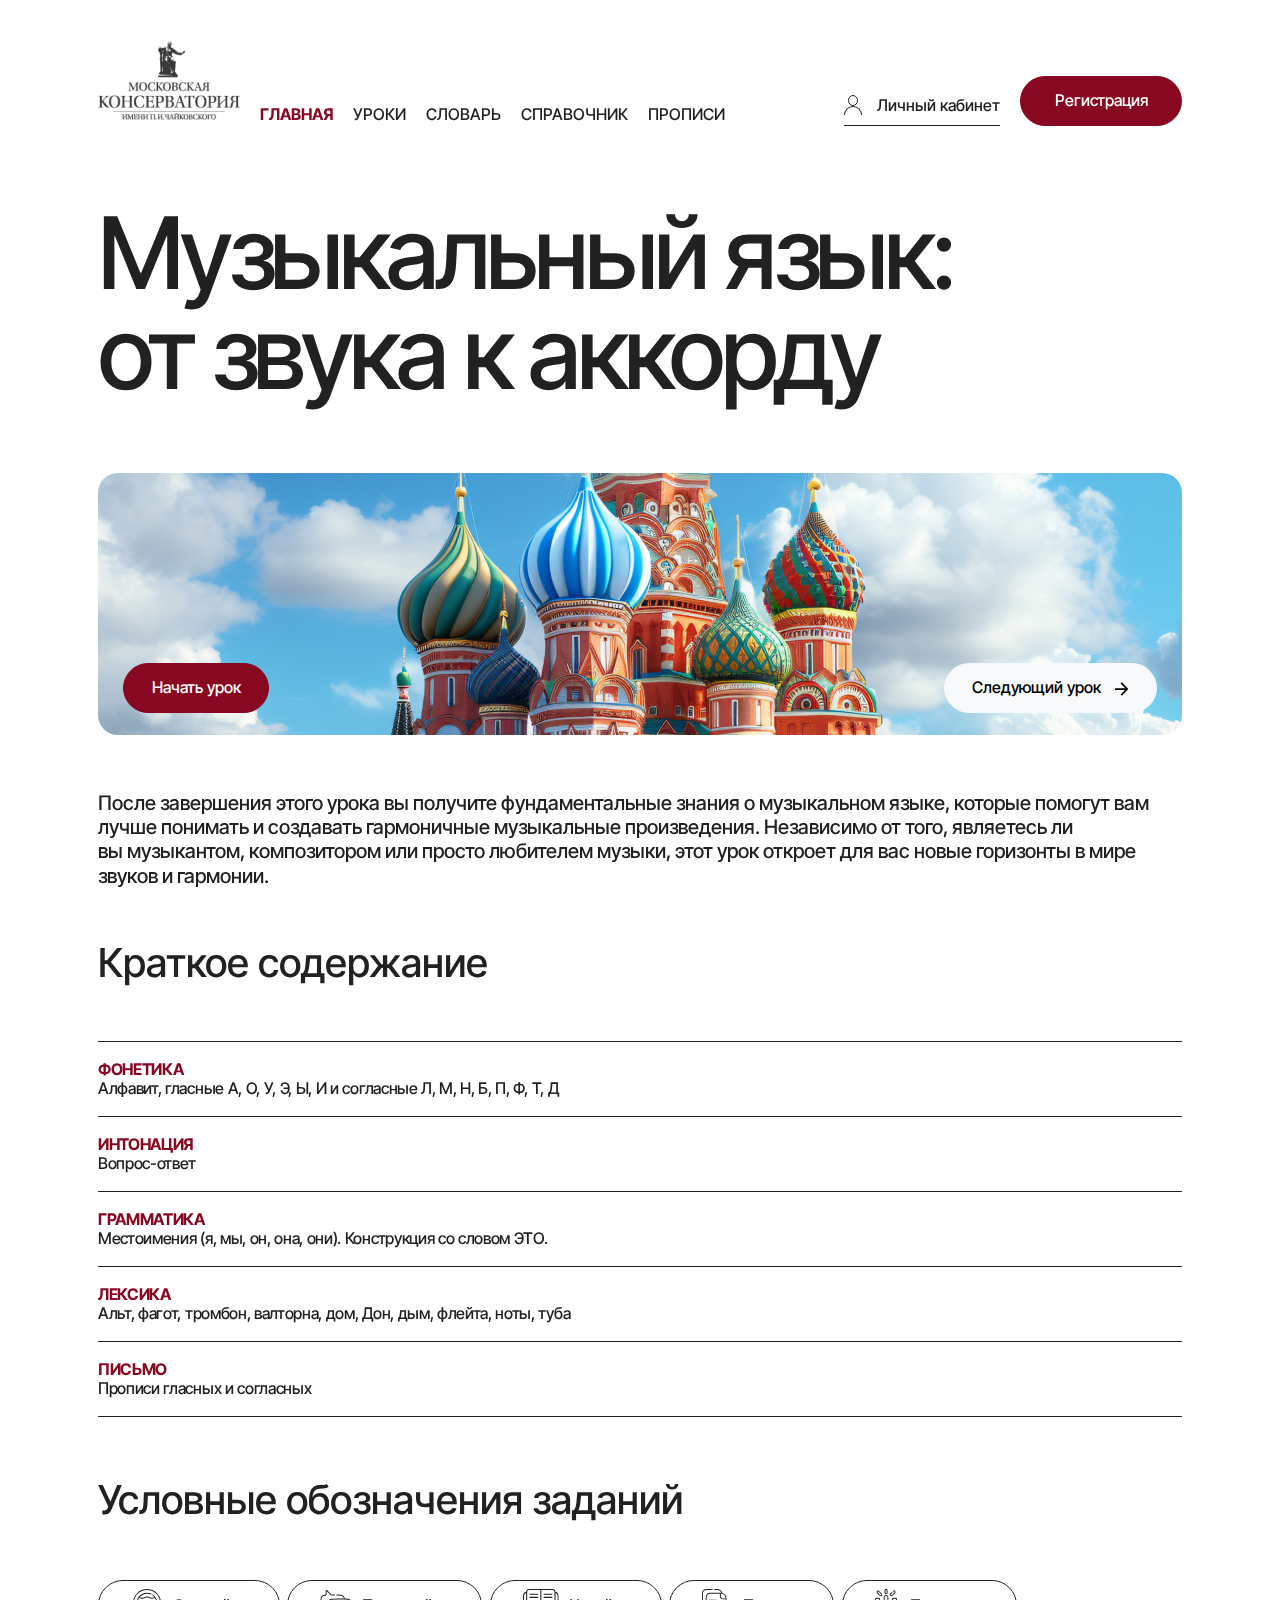
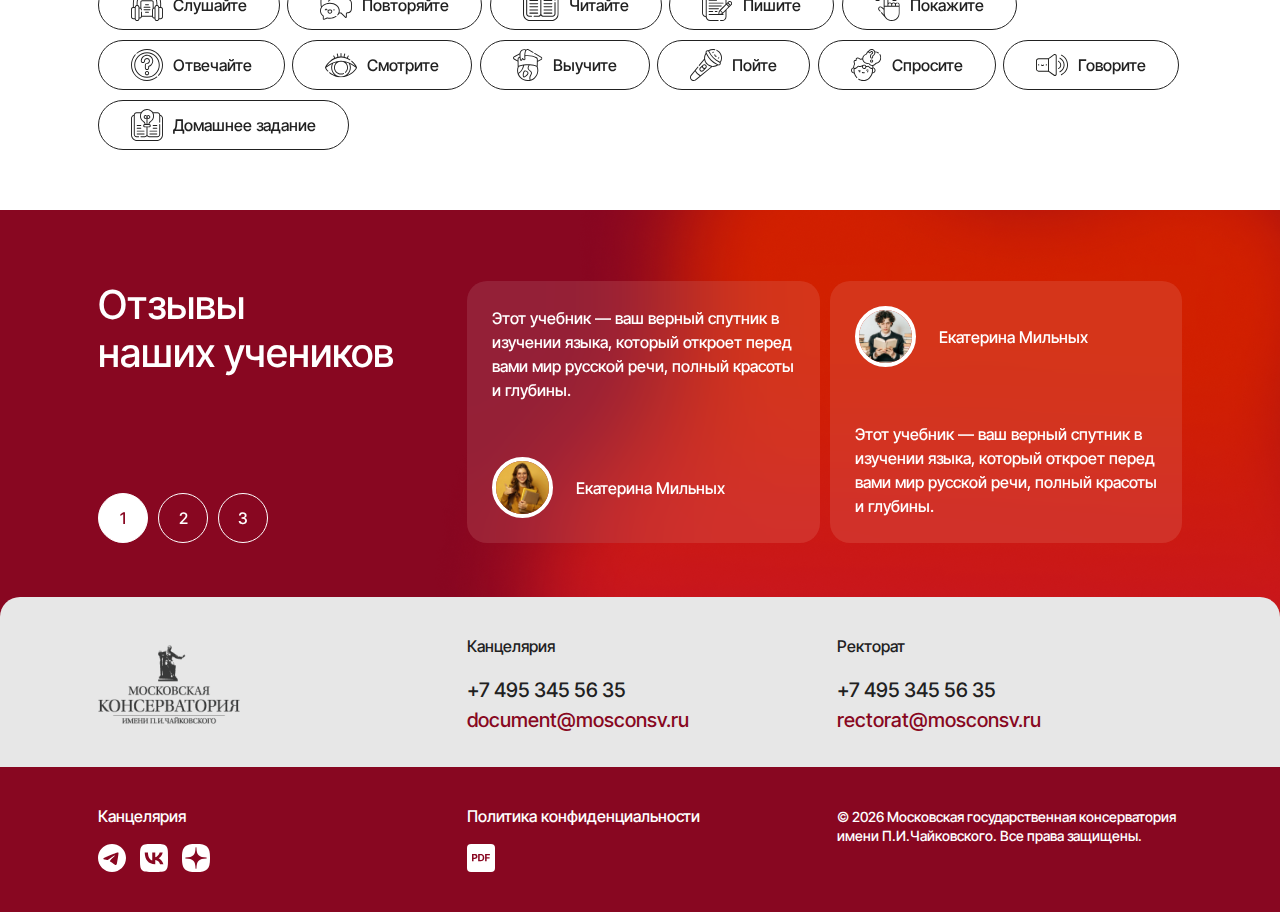
<file: public/03-lesson.html>
<!DOCTYPE html>
<html lang="ru">
	<head>
		<meta charset="utf-8">
		<title>Музыкальный язык: от звука к аккорду</title>
		<meta name="description" content="о чем страница">
		<meta http-equiv="X-UA-Compatible" content="IE=edge">
		<meta name="viewport" content="width=device-width,initial-scale=1.0,  shrink-to-fit=no, viewport-fit=cover">
		<link type="image/ico" href="img/favicon.ico" rel="shortcut icon"><meta name="format-detection" content="telephone=no"> <link rel="preconnect" href="https://fonts.googleapis.com">
<link rel="preconnect" href="https://fonts.gstatic.com" crossorigin>
<link href="https://fonts.googleapis.com/css2?family=Inter+Tight:ital,wght@0,100..900;1,100..900&display=swap" rel="stylesheet">
		<link href="css/main.min.css" rel="stylesheet"/>
		<script>
			function addBlock(elem) {
				fetch(`parts/${elem}.html`)
					.then(response => response.text())
					.then( text => {
						const wrap = document.querySelector(`#${elem}Wrap`);
						wrap.insertAdjacentHTML('afterend', text);
						wrap.previousElementSibling.remove()
						wrap.remove();
					});
			}
		</script>
	</head>
	<body class="main-page">
		<div class="main-wrapper">
			<script>addBlock(`header`)</script>
			<div id="headerWrap"></div>
			<main>
				<div class="page-head">
					<div class="page-head__container container">
						<h1>Музыкальный язык:<br/>от звука к аккорду</h1>
					</div>
				</div>
				<!-- start sLessonHead-->
				<section class="sLessonHead section" id="sLessonHead">
					<div class="container">
						<div class="sLessonHead__wrap bg-wrap"><img class="object-fit-js picture-bg" src="img/sLessonHead-bg-1.jpg" alt="" loading="lazy"/>
							<div class="row">
								<div class="col">
									<a class="sLessonHead__btn btn btn-accent" href="#">Начать урок
									</a>
								</div>
								<div class="col-auto">
									<a class="sLessonHead__btn btn btn-light" href="#">Следующий урок
										<svg class="icon icon-arrow-right ">
											<use xlink:href="img/svg/sprite.svg#arrow-right"></use>
										</svg>
									</a>
								</div>
							</div>
						</div>
						<p>После завершения этого урока вы&nbsp;получите фундаментальные знания о&nbsp;музыкальном языке, которые помогут вам лучше понимать и&nbsp;создавать гармоничные музыкальные произведения. Независимо от&nbsp;того, являетесь&nbsp;ли вы&nbsp;музыкантом, композитором или просто любителем музыки, этот урок откроет для вас новые горизонты в&nbsp;мире звуков и&nbsp;гармонии.</p>
					</div>
				</section>
				<!-- end sLessonHead-->
				<!-- start sLessonBody-->
				<section class="sLessonBody section" id="sLessonBody">
					<div class="container">
						<div class="section-title">
							<h3>Краткое содержание</h3>
						</div>
						<ul>
							<li> 
								<h6>ФОНЕТИКА</h6>
								<p>Алфавит, гласные А, О, У, Э, Ы, И и согласные Л, М, Н, Б, П, Ф, Т, Д</p>
							</li>
							<li>
								<h6>ИНТОНАЦИЯ</h6>
								<p>Вопрос-ответ</p>
							</li>
							<li>
								<h6>ГРАММАТИКА</h6>
								<p>Местоимения (я, мы, он, она, они). Конструкция со словом ЭТО.</p>
							</li>
							<li>
								<h6>ЛЕКСИКА</h6>
								<p>Альт, фагот, тромбон, валторна, дом, Дон, дым, флейта, ноты, туба</p>
							</li>
							<li>
								<h6>ПИСЬМО</h6>
								<p>Прописи гласных и согласных</p>
							</li>
						</ul>
					</div>
				</section>
				<!-- end sLessonBody-->
				<!-- start sConditionals-->
				<section class="sConditionals section" id="sConditionals">
					<div class="container">
						<div class="section-title">
							<h3>Условные обозначения заданий</h3>
						</div>
						<div class="sConditionals__row row">
							<div class="col-md-auto">
								<div class="conditionalItem"><img src="img/svg/sConditionals-svg-1.svg" alt="" loading="lazy"/>Слушайте
								</div>
							</div>
							<div class="col-md-auto">
								<div class="conditionalItem"><img src="img/svg/sConditionals-svg-2.svg" alt="" loading="lazy"/>Повторяйте
								</div>
							</div>
							<div class="col-md-auto">
								<div class="conditionalItem"><img src="img/svg/sConditionals-svg-3.svg" alt="" loading="lazy"/>Читайте
								</div>
							</div>
							<div class="col-md-auto">
								<div class="conditionalItem"><img src="img/svg/sConditionals-svg-4.svg" alt="" loading="lazy"/>Пишите
								</div>
							</div>
							<div class="col-md-auto">
								<div class="conditionalItem"><img src="img/svg/sConditionals-svg-5.svg" alt="" loading="lazy"/>Покажите
								</div>
							</div>
							<div class="col-md-auto">
								<div class="conditionalItem"><img src="img/svg/sConditionals-svg-6.svg" alt="" loading="lazy"/>Отвечайте
								</div>
							</div>
							<div class="col-md-auto">
								<div class="conditionalItem"><img src="img/svg/sConditionals-svg-7.svg" alt="" loading="lazy"/>Смотрите
								</div>
							</div>
							<div class="col-md-auto">
								<div class="conditionalItem"><img src="img/svg/sConditionals-svg-8.svg" alt="" loading="lazy"/>Выучите
								</div>
							</div>
							<div class="col-md-auto">
								<div class="conditionalItem"><img src="img/svg/sConditionals-svg-9.svg" alt="" loading="lazy"/>Пойте
								</div>
							</div>
							<div class="col-md-auto">
								<div class="conditionalItem"><img src="img/svg/sConditionals-svg-10.svg" alt="" loading="lazy"/>Спросите
								</div>
							</div>
							<div class="col-md-auto">
								<div class="conditionalItem"><img src="img/svg/sConditionals-svg-11.svg" alt="" loading="lazy"/>Говорите
								</div>
							</div>
							<div class="col-md-auto">
								<div class="conditionalItem"><img src="img/svg/sConditionals-svg-12.svg" alt="" loading="lazy"/>Домашнее задание
								</div>
							</div>
						</div>
					</div>
				</section>
				<!-- end sConditionals-->
				<!-- start sReview-->
				<section class="sReview section" id="sReview">
					<div class="sReview__container container"><img class="bg" src="img/bg.png" alt="" loading="lazy"/>
						<div class="sReview__row sReview__row--swiper-js row">
							<div class="sReview__col col-lg-4">
								<h3>Отзывы<br/>наших учеников</h3>
								<div class="swiper-pagination"></div>
							</div>
							<div class="col-lg-8">
								<div class="sReview__swiper swiper">
									<div class="swiper-wrapper">
										<div class="sReview__slide swiper-slide">
											<div class="sReview__content-wrap"> 
												<div class="sReview__content">
													<p>Этот учебник — ваш верный спутник в изучении языка, который откроет перед вами мир русской речи, полный красоты и глубины.</p>
													<div class="sReview__user"><img src="img/sReview-img-1.jpg" alt="" loading="lazy"/><span>Екатерина Мильных</span>
													</div>
												</div>
												<div class="sReview__content">
													<p>Этот учебник — ваш верный спутник в изучении языка, который откроет перед вами мир русской речи, полный красоты и глубины.</p>
													<div class="sReview__user"><img src="img/sReview-img-2.jpg" alt="" loading="lazy"/><span>Екатерина Мильных</span>
													</div>
												</div>
											</div>
										</div>
										<div class="sReview__slide swiper-slide">
											<div class="sReview__content-wrap"> 
												<div class="sReview__content">
													<p>Этот учебник — ваш верный спутник в изучении языка, который откроет перед вами мир русской речи, полный красоты и глубины.</p>
													<div class="sReview__user"><img src="img/sReview-img-1.jpg" alt="" loading="lazy"/><span>Екатерина Мильных</span>
													</div>
												</div>
												<div class="sReview__content">
													<p>Этот учебник — ваш верный спутник в изучении языка, который откроет перед вами мир русской речи, полный красоты и глубины.</p>
													<div class="sReview__user"><img src="img/sReview-img-2.jpg" alt="" loading="lazy"/><span>Екатерина Мильных</span>
													</div>
												</div>
											</div>
										</div>
										<div class="sReview__slide swiper-slide">
											<div class="sReview__content-wrap"> 
												<div class="sReview__content">
													<p>Этот учебник — ваш верный спутник в изучении языка, который откроет перед вами мир русской речи, полный красоты и глубины.</p>
													<div class="sReview__user"><img src="img/sReview-img-1.jpg" alt="" loading="lazy"/><span>Екатерина Мильных</span>
													</div>
												</div>
												<div class="sReview__content">
													<p>Этот учебник — ваш верный спутник в изучении языка, который откроет перед вами мир русской речи, полный красоты и глубины.</p>
													<div class="sReview__user"><img src="img/sReview-img-2.jpg" alt="" loading="lazy"/><span>Екатерина Мильных</span>
													</div>
												</div>
											</div>
										</div>
									</div>
								</div>
							</div>
						</div>
					</div>
				</section>
				<!-- end sReview-->
			</main>
			<footer class="footer">
				<div class="footer__head">
					<div class="container">
						<div class="row">
							<div class="col-md-4"><a href="/"><img class="res-i" src="img/logo.png" alt="" loading="lazy"/></a></div>
							<div class="col-sm-6 col-md-4 col-lg">
								<div class="footer__link">
									<h6>Канцелярия</h6>
									<a class="footer__tel" href="+74953455635">+7 495 345 56 35
									</a>
									<a class="footer__email" href="mailto:document@mosconsv.ru">document@mosconsv.ru
									</a>
								</div>
							</div>
							<div class="col-sm-6 col-md-4 col-lg">
								<div class="footer__link">
									<h6>Ректорат</h6>
									<a class="footer__tel" href="+74953455635">+7 495 345 56 35
									</a>
									<a class="footer__email" href="mailto:rectorat@mosconsv.ru">rectorat@mosconsv.ru
									</a>
								</div>
							</div>
						</div>
					</div>
				</div>
				<div class="footer__content">
					<div class="container">
						<div class="row">
							<div class="col-md-4">
								<div class="footer__link">
									<h6>Канцелярия</h6>
									<div class="soc">
										<a class="soc__item" href="#" target="_blank">
											<svg class="iconC iconC-telegram ">
												<use xlink:href="img/svg/spriteC.svg#telegram"></use>
											</svg>
										</a>
										<a class="soc__item" href="#" target="_blank">
											<svg class="iconC iconC-vk ">
												<use xlink:href="img/svg/spriteC.svg#vk"></use>
											</svg>
										</a>
										<a class="soc__item" href="#" target="_blank">
											<svg class="iconC iconC-dzen ">
												<use xlink:href="img/svg/spriteC.svg#dzen"></use>
											</svg>
										</a>
									</div>
								</div>
							</div>
							<div class="col-sm-6 col-md-4 col-lg">
								<div class="footer__link">
									<h6>Политика конфиденциальности</h6>
									<a class="footer__pdf" href="#">
										<svg class="iconC iconC-pdf ">
											<use xlink:href="img/svg/spriteC.svg#pdf"></use>
										</svg>
									</a>
								</div>
							</div>
							<div class="col-sm-6 col-md-4 col-lg">
								<div class="text">© <span></span> Московская государственная консерватория имени П.И.Чайковского. Все права защищены.</div>
							</div>
						</div>
					</div>
				</div>
			</footer>
		</div>
		<!--  start modals-->
		<div id="modal-auth" style="display: none">
			<div class="modal-win">
				<div class="form-wrap">
					<form>
						<div class="text-center">
							<div class="form-wrap__title form-data h3">Авторизация
							</div>
							<p class="after-headline">Мы рады снова видеть вас на нашем сайте. Чтобы продолжить использование сервиса, пожалуйста, авторизуйтесь</p>
						</div>
						<div class="form-wrap__input-wrap form-group"><input class="form-wrap__input form-control" inputmode="text" name="text" type="text" placeholder="Логин / E-mail" required="required"/>
						</div>
						<!-- +e.input-wrap-->
						<div class="form-wrap__input-wrap form-group"><input class="form-wrap__input form-control" inputmode="password" name="password" type="password" placeholder="Пароль" required="required"/>
						</div>
						<!-- +e.input-wrap-->
						<button class="form-wrap__btn btn btn-accent" type="submit">Войти
						</button>
						<div class="form-wrap__text">Забыли пароль? <a href="#">Сбросить пароль</a>
						</div>
					</form>
				</div>
			</div>
		</div>
		<!-- #modal-call-->
		<div id="modal-reg" style="display: none">
			<div class="modal-win">
				<div class="form-wrap">
					<form>
						<div class="text-center">
							<div class="form-wrap__title form-data h3">Регистрация
							</div>
							<p class="after-headline">Чтобы начать использовать все возможности сервиса, пожалуйста, зарегистрируйтесь, заполнив простую форму</p>
						</div>
						<div class="form-wrap__input-wrap form-group"><input class="form-wrap__input form-control" inputmode="text" name="text" type="text" placeholder="Фамилия" required="required"/>
						</div>
						<!-- +e.input-wrap-->
						<div class="form-wrap__input-wrap form-group"><input class="form-wrap__input form-control" inputmode="text" name="text" type="text" placeholder="Имя" required="required"/>
						</div>
						<!-- +e.input-wrap-->
						<div class="form-wrap__input-wrap form-group"><input class="form-wrap__input form-control" inputmode="text" name="text" type="text" placeholder="Отчество" required="required"/>
						</div>
						<!-- +e.input-wrap-->
						<div class="form-wrap__input-wrap form-group"><input class="form-wrap__input form-control" inputmode="email" name="email" type="email" placeholder="E-mail" required="required"/>
						</div>
						<!-- +e.input-wrap-->
						<div class="form-wrap__input-wrap form-group"><input class="form-wrap__input form-control" inputmode="password" name="password" type="password" placeholder="Пароль" required="required"/>
						</div>
						<!-- +e.input-wrap-->
						<div class="form-wrap__input-wrap form-group"><input class="form-wrap__input form-control" inputmode="password" name="password" type="password" placeholder="Подтверждение пароля" required="required"/>
						</div>
						<!-- +e.input-wrap-->
						<button class="form-wrap__btn btn btn-accent" type="submit">Зарегестрироваться
						</button>
						<div class="form-wrap__text">Уже есть аккаунт? <a href="#">Вход в личный кабинет</a>
						</div>
					</form>
				</div>
			</div>
		</div>
		<!-- #modal-call-->
		<!-- end modals-->
		<script src="libs/jquery/jquery.min.js"></script>
		<script src="libs/@fancyapps/ui/fancybox/fancybox.umd.js"> </script>
		<script src="libs/swiper/swiper-bundle.min.js"> </script>
		<script src="libs/inputmask/inputmask.min.js"> </script>
		<script src="libs/select2/js/select2.min.js"> </script>
		<script src="libs/select2/js/i18n/ru.js"> </script>
		<script src="https://cdn.jsdelivr.net/npm/bootstrap@5.0.2/dist/js/bootstrap.bundle.min.js" integrity="sha384-MrcW6ZMFYlzcLA8Nl+NtUVF0sA7MsXsP1UyJoMp4YLEuNSfAP+JcXn/tWtIaxVXM" crossorigin="anonymous"></script>
		<script src="js/JSCCommon.js"></script>
		<script src="js/common.js"></script>
	</body>
</html>
</file>
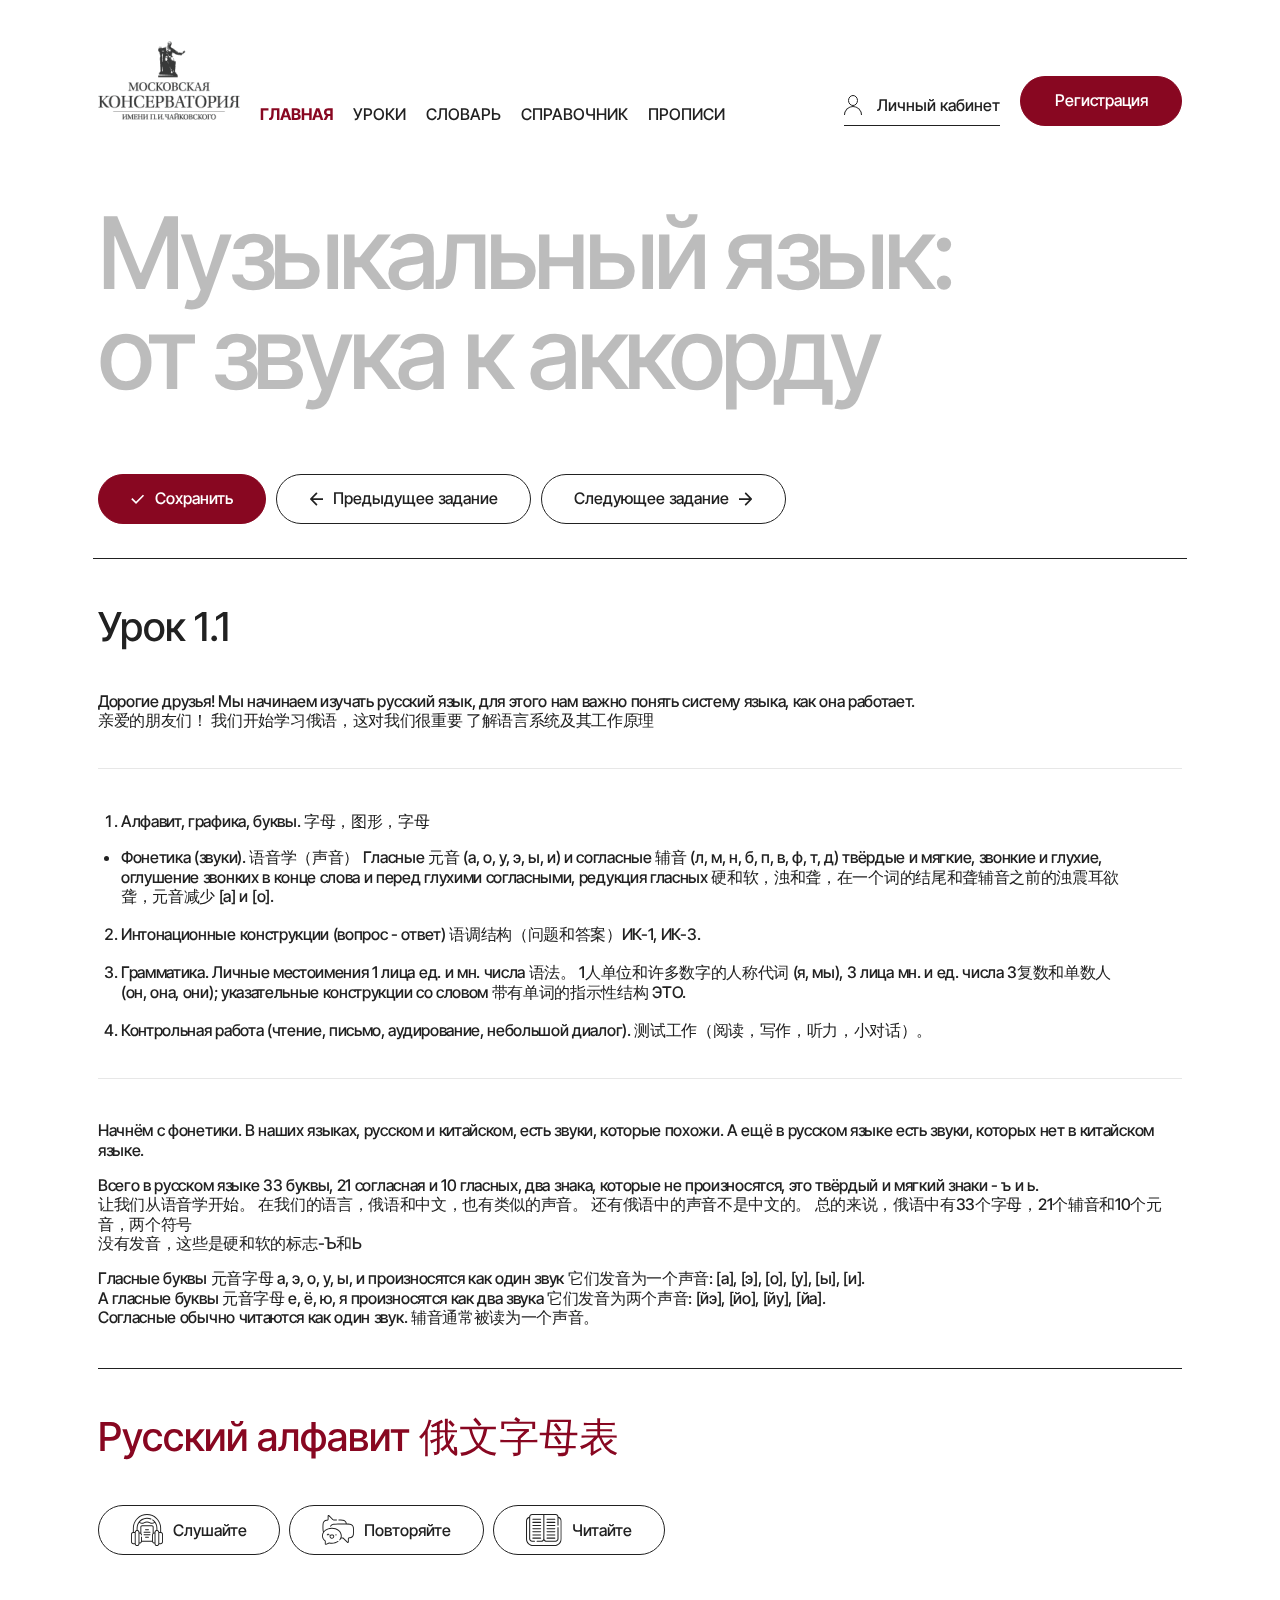
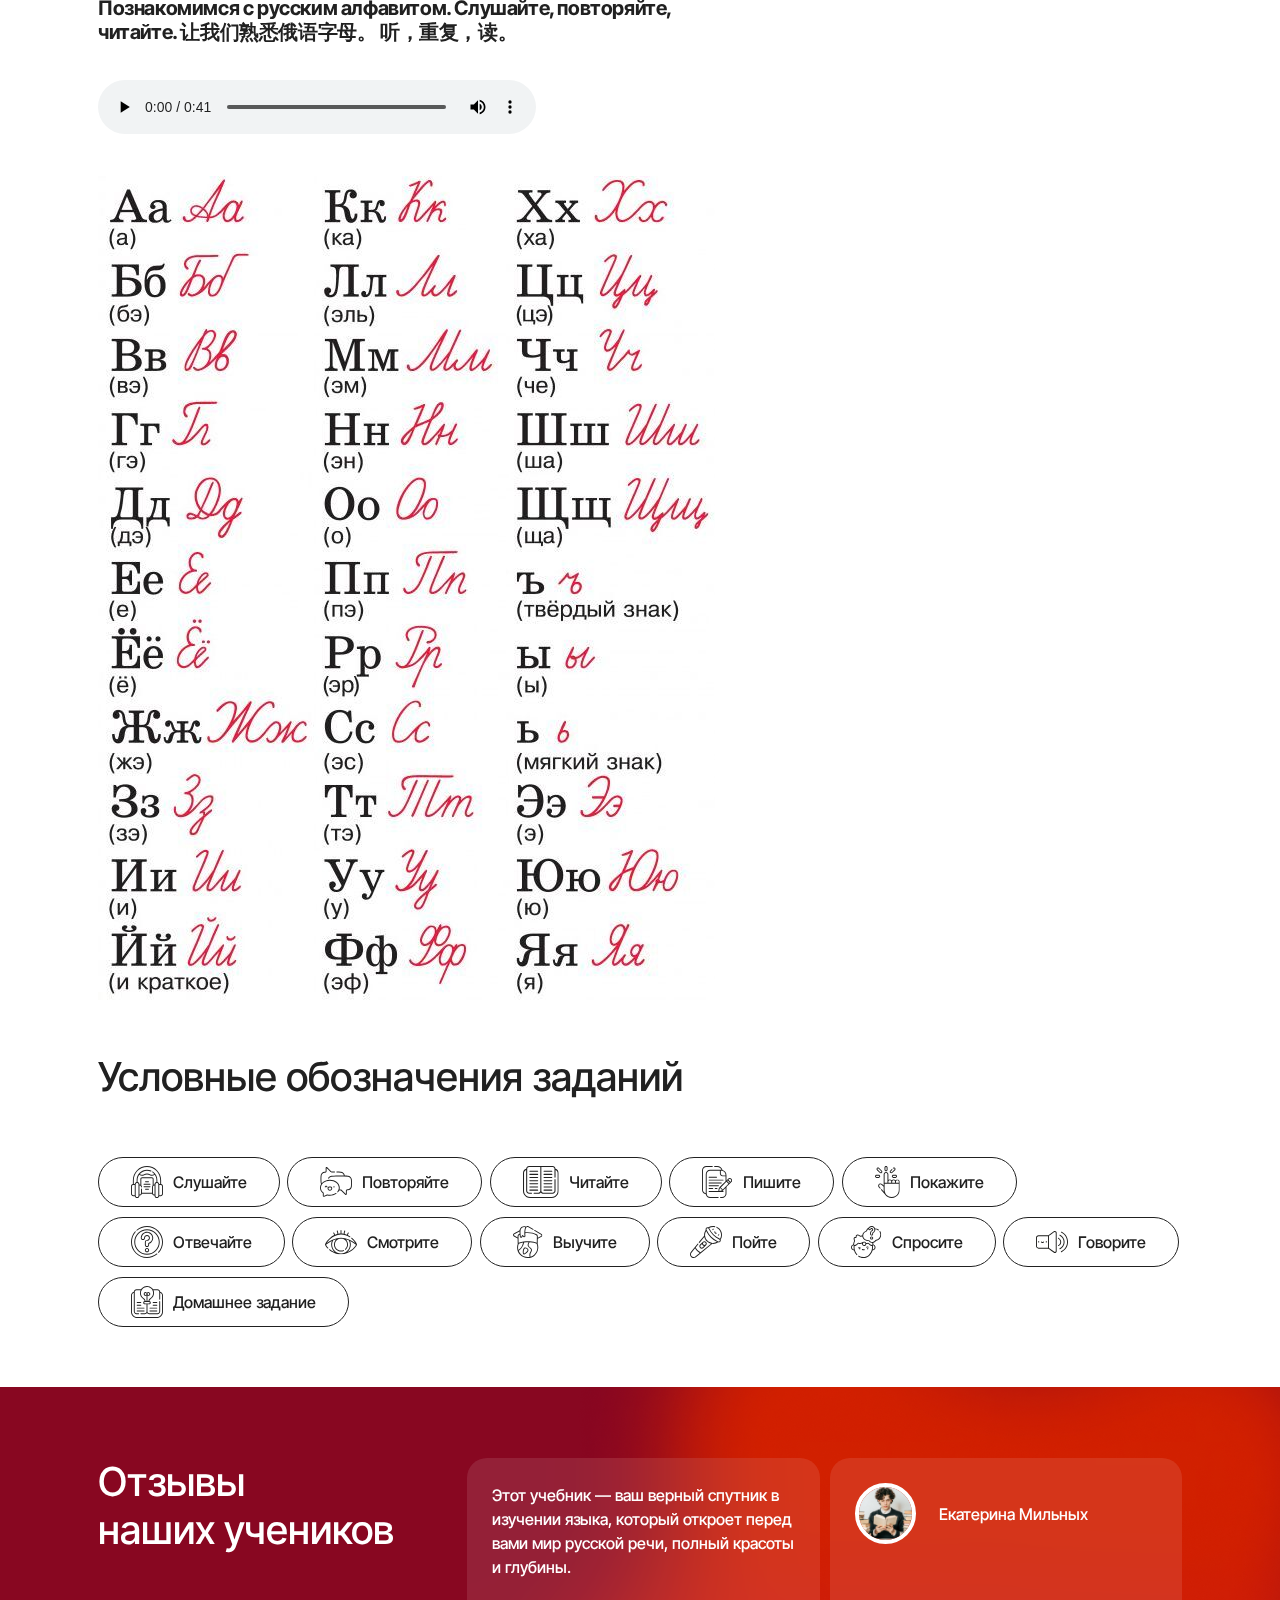
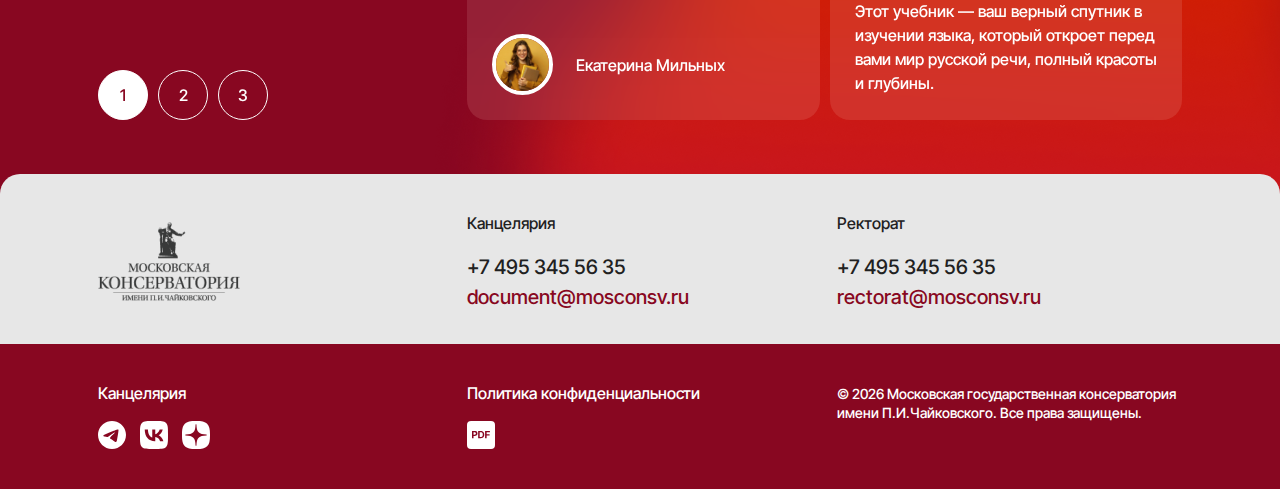
<file: public/04-exercise.html>
<!DOCTYPE html>
<html lang="ru">
	<head>
		<meta charset="utf-8">
		<title>Музыкальный язык: от звука к аккорду</title>
		<meta name="description" content="о чем страница">
		<meta http-equiv="X-UA-Compatible" content="IE=edge">
		<meta name="viewport" content="width=device-width,initial-scale=1.0,  shrink-to-fit=no, viewport-fit=cover">
		<link type="image/ico" href="img/favicon.ico" rel="shortcut icon"><meta name="format-detection" content="telephone=no"> <link rel="preconnect" href="https://fonts.googleapis.com">
<link rel="preconnect" href="https://fonts.gstatic.com" crossorigin>
<link href="https://fonts.googleapis.com/css2?family=Inter+Tight:ital,wght@0,100..900;1,100..900&display=swap" rel="stylesheet">
		<link href="css/main.min.css" rel="stylesheet"/>
		<script>
			function addBlock(elem) {
				fetch(`parts/${elem}.html`)
					.then(response => response.text())
					.then( text => {
						const wrap = document.querySelector(`#${elem}Wrap`);
						wrap.insertAdjacentHTML('afterend', text);
						wrap.previousElementSibling.remove()
						wrap.remove();
					});
			}
		</script>
	</head>
	<body class="main-page">
		<div class="main-wrapper">
			<script>addBlock(`header`)</script>
			<div id="headerWrap"></div>
			<main>
				<div class="page-head gray-text">
					<div class="page-head__container container">
						<h1>Музыкальный язык: от звука к аккорду</h1>
					</div>
				</div>
				<!-- start sExercideHead-->
				<section class="sExercideHead section" id="sExercideHead">
					<div class="container">
						<div class="sExercideHead__row row">
							<div class="col-md-auto"><a class="btn btn-accent" href="#">
									<svg class="icon icon-check ">
										<use xlink:href="img/svg/sprite.svg#check"></use>
									</svg>Сохранить</a></div>
							<div class="col-md-auto"><a class="btn btn-outline-dark" href="#">
									<svg class="icon icon-arrow-left ">
										<use xlink:href="img/svg/sprite.svg#arrow-left"></use>
									</svg>Предыдущее задание</a></div>
							<div class="col-md-auto"><a class="btn btn-outline-dark" href="#">Следующее задание
									<svg class="icon icon-arrow-right ">
										<use xlink:href="img/svg/sprite.svg#arrow-right"></use>
									</svg></a></div>
						</div>
						<div class="sExercideHead__content">
							<h3>Урок 1.1</h3>
							<p>Дорогие друзья! Мы начинаем изучать русский язык, для этого нам важно понять систему языка, как она работает.<br/>亲爱的朋友们！ 我们开始学习俄语，这对我们很重要 了解语言系统及其工作原理</p>
							<div class="line"></div>
							<ul>
								<li>
									 Алфавит, графика, буквы. 字母，图形，字母
									<ul>
										<li>Фонетика (звуки). 语音学（声音） Гласные 元音 (а, о, у, э, ы, и) и согласные 辅音 (л, м, н, б, п, в, ф, т, д) твёрдые и мягкие, звонкие и глухие, оглушение звонких в конце слова и перед глухими согласными, редукция гласных 硬和软，浊和聋，在一个词的结尾和聋辅音之前的浊震耳欲聋，元音减少 [а] и [о].</li>
									</ul>
								</li>
								<li>Интонационные конструкции (вопрос - ответ) 语调结构（问题和答案）ИК-1, ИК-3.</li>
								<li>Грамматика. Личные местоимения 1 лица ед. и мн. числа 语法。 1人单位和许多数字的人称代词 (я, мы), 3 лица мн. и ед. числа 3复数和单数人 (он, она, они); указательные конструкции со словом 带有单词的指示性结构 ЭТО.</li>
								<li>Контрольная работа (чтение, письмо, аудирование, небольшой диалог). 测试工作（阅读，写作，听力，小对话）。</li>
							</ul>
							<div class="line"></div>
							<p>Начнём с фонетики. В наших языках, русском и китайском, есть звуки, которые похожи. А ещё в русском языке есть звуки, которых нет в китайском языке.</p>
							<p>Всего в русском языке 33 буквы, 21 согласная и 10 гласных, два знака, которые не произносятся, это твёрдый и мягкий знаки - ъ и ь.<br/>让我们从语音学开始。 在我们的语言，俄语和中文，也有类似的声音。 还有俄语中的声音不是中文的。 总的来说，俄语中有33个字母，21个辅音和10个元音，两个符号<br/>没有发音，这些是硬和软的标志-Ъ和Ь</p>
							<p>Гласные буквы 元音字母 а, э, о, у, ы, и произносятся как один звук 它们发音为一个声音: [а], [э], [о], [у], [ы], [и].<br/>А гласные буквы 元音字母 е, ё, ю, я произносятся как два звука 它们发音为两个声音: [йэ], [йо], [йу], [йа].<br/>Согласные обычно читаются как один звук. 辅音通常被读为一个声音。</p>
						</div>
						<div class="sExercideHead__additional-content">
							<h3>Русский алфавит 俄文字母表</h3>
							<div class="sExercideHead__conditional-row row">
								<div class="col-md-auto">
									<div class="conditionalItem"><img src="img/svg/sConditionals-svg-1.svg" alt="" loading="lazy"/>Слушайте
									</div>
								</div>
								<div class="col-md-auto">
									<div class="conditionalItem"><img src="img/svg/sConditionals-svg-2.svg" alt="" loading="lazy"/>Повторяйте
									</div>
								</div>
								<div class="col-md-auto">
									<div class="conditionalItem"><img src="img/svg/sConditionals-svg-3.svg" alt="" loading="lazy"/>Читайте
									</div>
								</div>
							</div>
							<div class="text">Познакомимся с русским алфавитом. Слушайте, повторяйте, читайте. 让我们熟悉俄语字母。 听，重复，读。</div>
							<audio controls="controls">
								<source src="audio/audio-example.ogg" type="audio/ogg"/>
								<source src="audio/audio-example.mp3" type="audio/mpeg"/>Your browser does not support the audio element.
							</audio><img class="res-i" src="img/alphabet.png" alt="" loading="lazy"/>
						</div>
					</div>
				</section>
				<!-- end sExercideHead-->
				<!-- start sConditionals-->
				<section class="sConditionals section" id="sConditionals">
					<div class="container">
						<div class="section-title">
							<h3>Условные обозначения заданий</h3>
						</div>
						<div class="sConditionals__row row">
							<div class="col-md-auto">
								<div class="conditionalItem"><img src="img/svg/sConditionals-svg-1.svg" alt="" loading="lazy"/>Слушайте
								</div>
							</div>
							<div class="col-md-auto">
								<div class="conditionalItem"><img src="img/svg/sConditionals-svg-2.svg" alt="" loading="lazy"/>Повторяйте
								</div>
							</div>
							<div class="col-md-auto">
								<div class="conditionalItem"><img src="img/svg/sConditionals-svg-3.svg" alt="" loading="lazy"/>Читайте
								</div>
							</div>
							<div class="col-md-auto">
								<div class="conditionalItem"><img src="img/svg/sConditionals-svg-4.svg" alt="" loading="lazy"/>Пишите
								</div>
							</div>
							<div class="col-md-auto">
								<div class="conditionalItem"><img src="img/svg/sConditionals-svg-5.svg" alt="" loading="lazy"/>Покажите
								</div>
							</div>
							<div class="col-md-auto">
								<div class="conditionalItem"><img src="img/svg/sConditionals-svg-6.svg" alt="" loading="lazy"/>Отвечайте
								</div>
							</div>
							<div class="col-md-auto">
								<div class="conditionalItem"><img src="img/svg/sConditionals-svg-7.svg" alt="" loading="lazy"/>Смотрите
								</div>
							</div>
							<div class="col-md-auto">
								<div class="conditionalItem"><img src="img/svg/sConditionals-svg-8.svg" alt="" loading="lazy"/>Выучите
								</div>
							</div>
							<div class="col-md-auto">
								<div class="conditionalItem"><img src="img/svg/sConditionals-svg-9.svg" alt="" loading="lazy"/>Пойте
								</div>
							</div>
							<div class="col-md-auto">
								<div class="conditionalItem"><img src="img/svg/sConditionals-svg-10.svg" alt="" loading="lazy"/>Спросите
								</div>
							</div>
							<div class="col-md-auto">
								<div class="conditionalItem"><img src="img/svg/sConditionals-svg-11.svg" alt="" loading="lazy"/>Говорите
								</div>
							</div>
							<div class="col-md-auto">
								<div class="conditionalItem"><img src="img/svg/sConditionals-svg-12.svg" alt="" loading="lazy"/>Домашнее задание
								</div>
							</div>
						</div>
					</div>
				</section>
				<!-- end sConditionals-->
				<!-- start sReview-->
				<section class="sReview section" id="sReview">
					<div class="sReview__container container"><img class="bg" src="img/bg.png" alt="" loading="lazy"/>
						<div class="sReview__row sReview__row--swiper-js row">
							<div class="sReview__col col-lg-4">
								<h3>Отзывы<br/>наших учеников</h3>
								<div class="swiper-pagination"></div>
							</div>
							<div class="col-lg-8">
								<div class="sReview__swiper swiper">
									<div class="swiper-wrapper">
										<div class="sReview__slide swiper-slide">
											<div class="sReview__content-wrap"> 
												<div class="sReview__content">
													<p>Этот учебник — ваш верный спутник в изучении языка, который откроет перед вами мир русской речи, полный красоты и глубины.</p>
													<div class="sReview__user"><img src="img/sReview-img-1.jpg" alt="" loading="lazy"/><span>Екатерина Мильных</span>
													</div>
												</div>
												<div class="sReview__content">
													<p>Этот учебник — ваш верный спутник в изучении языка, который откроет перед вами мир русской речи, полный красоты и глубины.</p>
													<div class="sReview__user"><img src="img/sReview-img-2.jpg" alt="" loading="lazy"/><span>Екатерина Мильных</span>
													</div>
												</div>
											</div>
										</div>
										<div class="sReview__slide swiper-slide">
											<div class="sReview__content-wrap"> 
												<div class="sReview__content">
													<p>Этот учебник — ваш верный спутник в изучении языка, который откроет перед вами мир русской речи, полный красоты и глубины.</p>
													<div class="sReview__user"><img src="img/sReview-img-1.jpg" alt="" loading="lazy"/><span>Екатерина Мильных</span>
													</div>
												</div>
												<div class="sReview__content">
													<p>Этот учебник — ваш верный спутник в изучении языка, который откроет перед вами мир русской речи, полный красоты и глубины.</p>
													<div class="sReview__user"><img src="img/sReview-img-2.jpg" alt="" loading="lazy"/><span>Екатерина Мильных</span>
													</div>
												</div>
											</div>
										</div>
										<div class="sReview__slide swiper-slide">
											<div class="sReview__content-wrap"> 
												<div class="sReview__content">
													<p>Этот учебник — ваш верный спутник в изучении языка, который откроет перед вами мир русской речи, полный красоты и глубины.</p>
													<div class="sReview__user"><img src="img/sReview-img-1.jpg" alt="" loading="lazy"/><span>Екатерина Мильных</span>
													</div>
												</div>
												<div class="sReview__content">
													<p>Этот учебник — ваш верный спутник в изучении языка, который откроет перед вами мир русской речи, полный красоты и глубины.</p>
													<div class="sReview__user"><img src="img/sReview-img-2.jpg" alt="" loading="lazy"/><span>Екатерина Мильных</span>
													</div>
												</div>
											</div>
										</div>
									</div>
								</div>
							</div>
						</div>
					</div>
				</section>
				<!-- end sReview-->
			</main>
			<footer class="footer">
				<div class="footer__head">
					<div class="container">
						<div class="row">
							<div class="col-md-4"><a href="/"><img class="res-i" src="img/logo.png" alt="" loading="lazy"/></a></div>
							<div class="col-sm-6 col-md-4 col-lg">
								<div class="footer__link">
									<h6>Канцелярия</h6>
									<a class="footer__tel" href="+74953455635">+7 495 345 56 35
									</a>
									<a class="footer__email" href="mailto:document@mosconsv.ru">document@mosconsv.ru
									</a>
								</div>
							</div>
							<div class="col-sm-6 col-md-4 col-lg">
								<div class="footer__link">
									<h6>Ректорат</h6>
									<a class="footer__tel" href="+74953455635">+7 495 345 56 35
									</a>
									<a class="footer__email" href="mailto:rectorat@mosconsv.ru">rectorat@mosconsv.ru
									</a>
								</div>
							</div>
						</div>
					</div>
				</div>
				<div class="footer__content">
					<div class="container">
						<div class="row">
							<div class="col-md-4">
								<div class="footer__link">
									<h6>Канцелярия</h6>
									<div class="soc">
										<a class="soc__item" href="#" target="_blank">
											<svg class="iconC iconC-telegram ">
												<use xlink:href="img/svg/spriteC.svg#telegram"></use>
											</svg>
										</a>
										<a class="soc__item" href="#" target="_blank">
											<svg class="iconC iconC-vk ">
												<use xlink:href="img/svg/spriteC.svg#vk"></use>
											</svg>
										</a>
										<a class="soc__item" href="#" target="_blank">
											<svg class="iconC iconC-dzen ">
												<use xlink:href="img/svg/spriteC.svg#dzen"></use>
											</svg>
										</a>
									</div>
								</div>
							</div>
							<div class="col-sm-6 col-md-4 col-lg">
								<div class="footer__link">
									<h6>Политика конфиденциальности</h6>
									<a class="footer__pdf" href="#">
										<svg class="iconC iconC-pdf ">
											<use xlink:href="img/svg/spriteC.svg#pdf"></use>
										</svg>
									</a>
								</div>
							</div>
							<div class="col-sm-6 col-md-4 col-lg">
								<div class="text">© <span></span> Московская государственная консерватория имени П.И.Чайковского. Все права защищены.</div>
							</div>
						</div>
					</div>
				</div>
			</footer>
		</div>
		<!--  start modals-->
		<div id="modal-auth" style="display: none">
			<div class="modal-win">
				<div class="form-wrap">
					<form>
						<div class="text-center">
							<div class="form-wrap__title form-data h3">Авторизация
							</div>
							<p class="after-headline">Мы рады снова видеть вас на нашем сайте. Чтобы продолжить использование сервиса, пожалуйста, авторизуйтесь</p>
						</div>
						<div class="form-wrap__input-wrap form-group"><input class="form-wrap__input form-control" inputmode="text" name="text" type="text" placeholder="Логин / E-mail" required="required"/>
						</div>
						<!-- +e.input-wrap-->
						<div class="form-wrap__input-wrap form-group"><input class="form-wrap__input form-control" inputmode="password" name="password" type="password" placeholder="Пароль" required="required"/>
						</div>
						<!-- +e.input-wrap-->
						<button class="form-wrap__btn btn btn-accent" type="submit">Войти
						</button>
						<div class="form-wrap__text">Забыли пароль? <a href="#">Сбросить пароль</a>
						</div>
					</form>
				</div>
			</div>
		</div>
		<!-- #modal-call-->
		<div id="modal-reg" style="display: none">
			<div class="modal-win">
				<div class="form-wrap">
					<form>
						<div class="text-center">
							<div class="form-wrap__title form-data h3">Регистрация
							</div>
							<p class="after-headline">Чтобы начать использовать все возможности сервиса, пожалуйста, зарегистрируйтесь, заполнив простую форму</p>
						</div>
						<div class="form-wrap__input-wrap form-group"><input class="form-wrap__input form-control" inputmode="text" name="text" type="text" placeholder="Фамилия" required="required"/>
						</div>
						<!-- +e.input-wrap-->
						<div class="form-wrap__input-wrap form-group"><input class="form-wrap__input form-control" inputmode="text" name="text" type="text" placeholder="Имя" required="required"/>
						</div>
						<!-- +e.input-wrap-->
						<div class="form-wrap__input-wrap form-group"><input class="form-wrap__input form-control" inputmode="text" name="text" type="text" placeholder="Отчество" required="required"/>
						</div>
						<!-- +e.input-wrap-->
						<div class="form-wrap__input-wrap form-group"><input class="form-wrap__input form-control" inputmode="email" name="email" type="email" placeholder="E-mail" required="required"/>
						</div>
						<!-- +e.input-wrap-->
						<div class="form-wrap__input-wrap form-group"><input class="form-wrap__input form-control" inputmode="password" name="password" type="password" placeholder="Пароль" required="required"/>
						</div>
						<!-- +e.input-wrap-->
						<div class="form-wrap__input-wrap form-group"><input class="form-wrap__input form-control" inputmode="password" name="password" type="password" placeholder="Подтверждение пароля" required="required"/>
						</div>
						<!-- +e.input-wrap-->
						<button class="form-wrap__btn btn btn-accent" type="submit">Зарегестрироваться
						</button>
						<div class="form-wrap__text">Уже есть аккаунт? <a href="#">Вход в личный кабинет</a>
						</div>
					</form>
				</div>
			</div>
		</div>
		<!-- #modal-call-->
		<!-- end modals-->
		<script src="libs/jquery/jquery.min.js"></script>
		<script src="libs/@fancyapps/ui/fancybox/fancybox.umd.js"> </script>
		<script src="libs/swiper/swiper-bundle.min.js"> </script>
		<script src="libs/inputmask/inputmask.min.js"> </script>
		<script src="libs/select2/js/select2.min.js"> </script>
		<script src="libs/select2/js/i18n/ru.js"> </script>
		<script src="https://cdn.jsdelivr.net/npm/bootstrap@5.0.2/dist/js/bootstrap.bundle.min.js" integrity="sha384-MrcW6ZMFYlzcLA8Nl+NtUVF0sA7MsXsP1UyJoMp4YLEuNSfAP+JcXn/tWtIaxVXM" crossorigin="anonymous"></script>
		<script src="js/JSCCommon.js"></script>
		<script src="js/common.js"></script>
	</body>
</html>
</file>
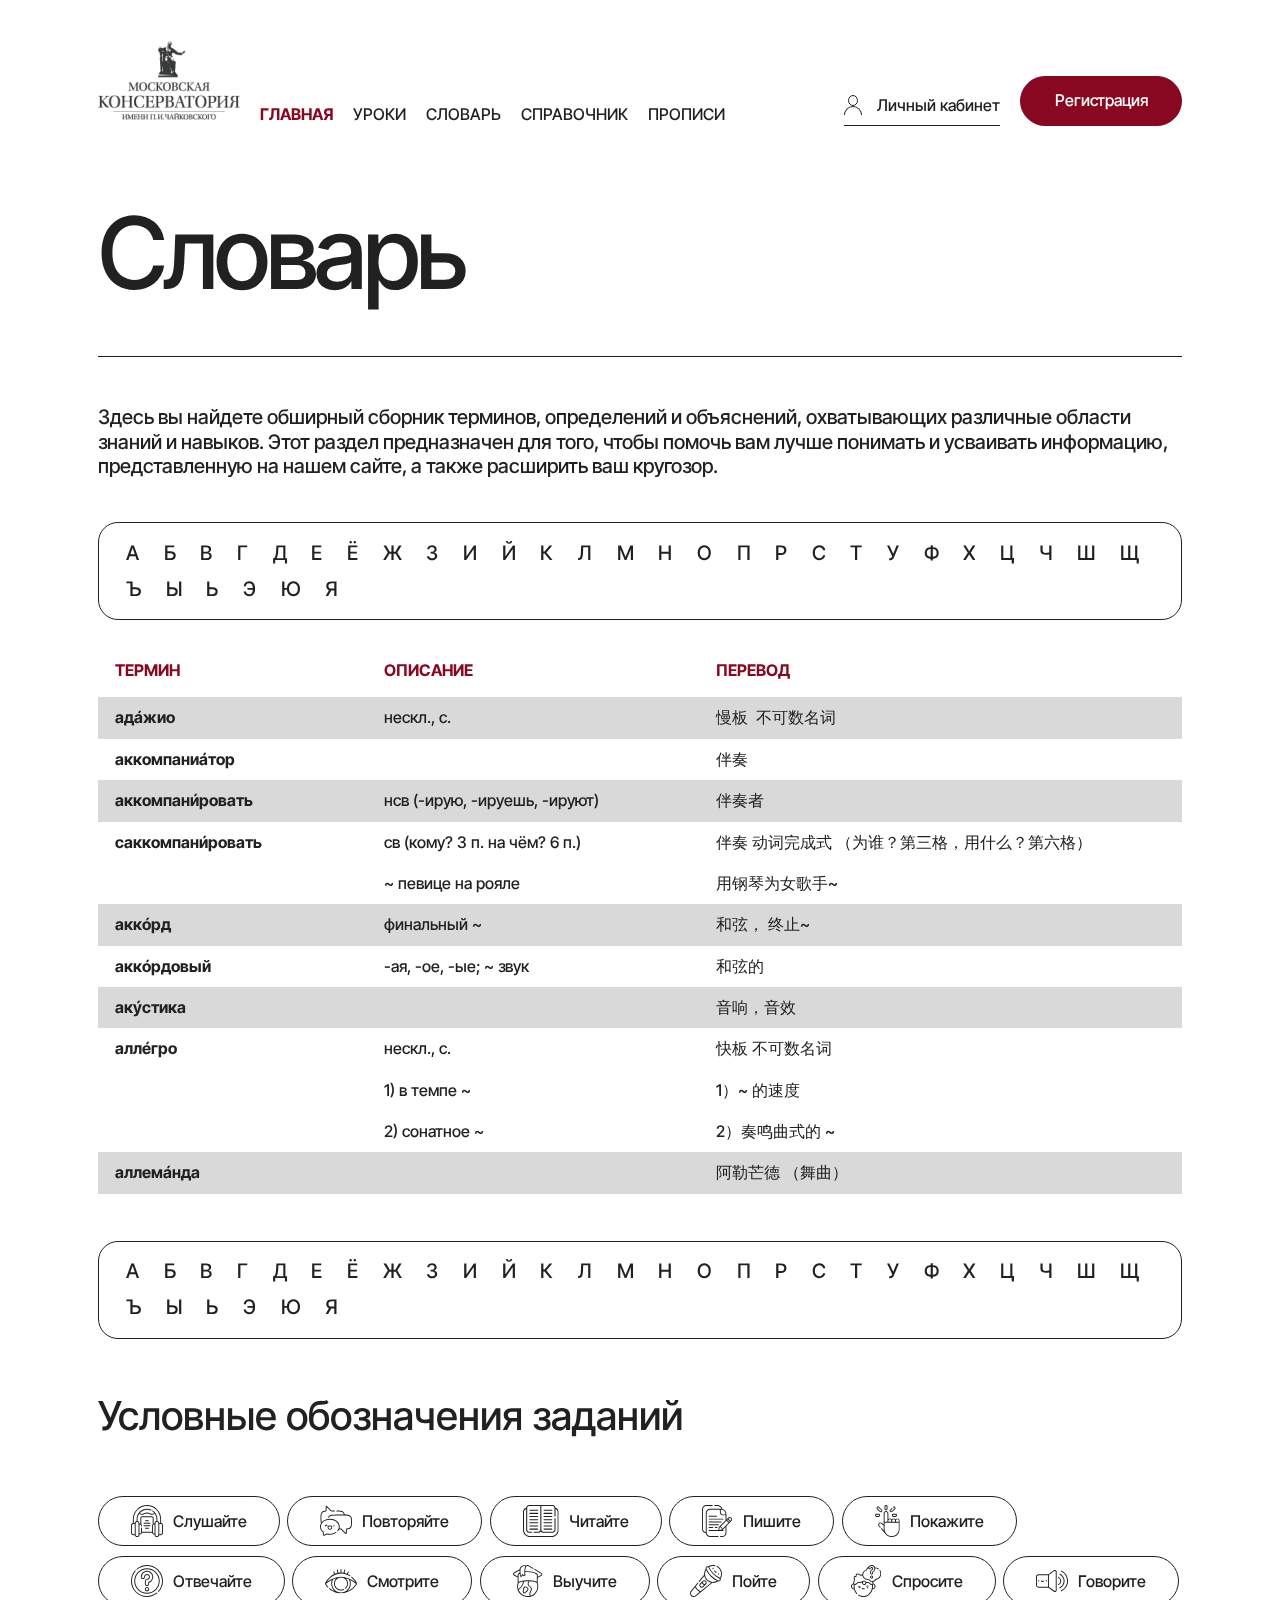
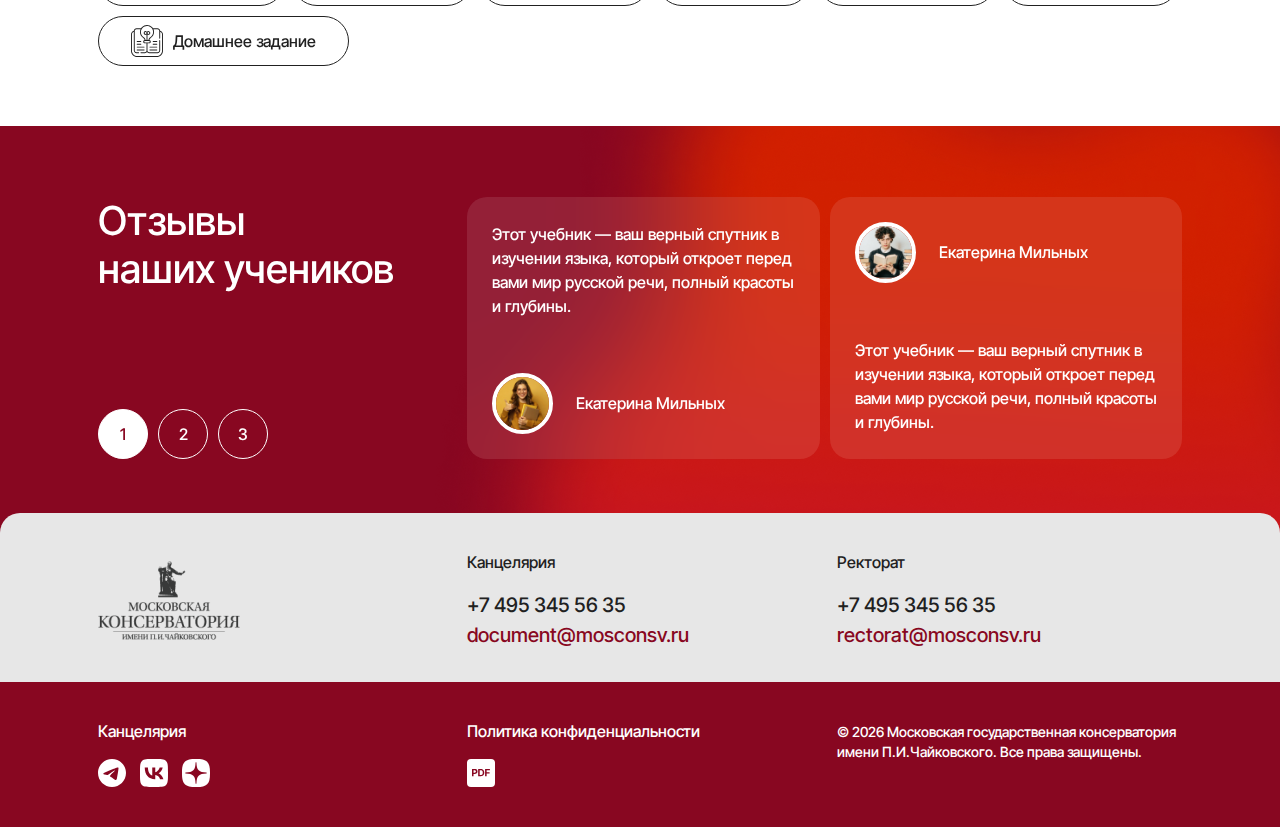
<file: public/05-dictionary.html>
<!DOCTYPE html>
<html lang="ru">
	<head>
		<meta charset="utf-8">
		<title>Словарь</title>
		<meta name="description" content="о чем страница">
		<meta http-equiv="X-UA-Compatible" content="IE=edge">
		<meta name="viewport" content="width=device-width,initial-scale=1.0,  shrink-to-fit=no, viewport-fit=cover">
		<link type="image/ico" href="img/favicon.ico" rel="shortcut icon"><meta name="format-detection" content="telephone=no"> <link rel="preconnect" href="https://fonts.googleapis.com">
<link rel="preconnect" href="https://fonts.gstatic.com" crossorigin>
<link href="https://fonts.googleapis.com/css2?family=Inter+Tight:ital,wght@0,100..900;1,100..900&display=swap" rel="stylesheet">
		<link href="css/main.min.css" rel="stylesheet"/>
		<script>
			function addBlock(elem) {
				fetch(`parts/${elem}.html`)
					.then(response => response.text())
					.then( text => {
						const wrap = document.querySelector(`#${elem}Wrap`);
						wrap.insertAdjacentHTML('afterend', text);
						wrap.previousElementSibling.remove()
						wrap.remove();
					});
			}
		</script>
	</head>
	<body class="main-page">
		<div class="main-wrapper">
			<script>addBlock(`header`)</script>
			<div id="headerWrap"></div>
			<main>
				<div class="page-head">
					<div class="page-head__container container">
						<h1>Словарь</h1>
					</div>
				</div>
				<!-- start sDictionary-->
				<section class="sDictionary section" id="sDictionary">
					<div class="container">
						<div class="section-title">
							<p>Здесь вы найдете обширный сборник терминов, определений и объяснений, охватывающих различные области знаний и навыков. Этот раздел предназначен для того, чтобы помочь вам лучше понимать и усваивать информацию, представленную на нашем сайте, а также расширить ваш кругозор.</p>
						</div>
							<div class="sDictionary__alphabet">
								<div class="row">
									<div class="col-auto"><a href="#">А</a></div>
									<div class="col-auto"><a href="#">Б</a></div>
									<div class="col-auto"><a href="#">B</a></div>
									<div class="col-auto"><a href="#">Г</a></div>
									<div class="col-auto"><a href="#">Д</a></div>
									<div class="col-auto"><a href="#">Е</a></div>
									<div class="col-auto"><a href="#">Ё</a></div>
									<div class="col-auto"><a href="#">Ж</a></div>
									<div class="col-auto"><a href="#">З</a></div>
									<div class="col-auto"><a href="#">И</a></div>
									<div class="col-auto"><a href="#">Й</a></div>
									<div class="col-auto"><a href="#">К</a></div>
									<div class="col-auto"><a href="#">Л</a></div>
									<div class="col-auto"><a href="#">М</a></div>
									<div class="col-auto"><a href="#">Н</a></div>
									<div class="col-auto"><a href="#">О</a></div>
									<div class="col-auto"><a href="#">П</a></div>
									<div class="col-auto"><a href="#">Р</a></div>
									<div class="col-auto"><a href="#">С</a></div>
									<div class="col-auto"><a href="#">Т</a></div>
									<div class="col-auto"><a href="#">У</a></div>
									<div class="col-auto"><a href="#">Ф</a></div>
									<div class="col-auto"><a href="#">Х</a></div>
									<div class="col-auto"><a href="#">Ц</a></div>
									<div class="col-auto"><a href="#">Ч</a></div>
									<div class="col-auto"><a href="#">Ш</a></div>
									<div class="col-auto"><a href="#">Щ</a></div>
									<div class="col-auto"><a href="#">Ъ</a></div>
									<div class="col-auto"><a href="#">Ы</a></div>
									<div class="col-auto"><a href="#">Ь</a></div>
									<div class="col-auto"><a href="#">Э</a></div>
									<div class="col-auto"><a href="#">Ю</a></div>
									<div class="col-auto"><a href="#">Я </a></div>
								</div>
							</div>
						<table>
							<tr>
								<th>Термин</th>
								<th>Описание</th>
								<th>Перевод</th>
							</tr>
									<tr>
										<td>ада́жио</td>
										<td>нескл., с.</td>
										<td>慢板  不可数名词</td>
									</tr>
									<tr>
										<td>aккомпаниа́тор</td>
										<td></td>
										<td>伴奏</td>
									</tr>
									<tr>
										<td>аккомпани́ровать</td>
										<td>нсв (-ирую, -ируешь, -ируют)</td>
										<td>伴奏者</td>
									</tr>
									<tr>
										<td>саккомпани́ровать</td>
										<td>св (кому? 3 п. на чём? 6 п.)</td>
										<td>伴奏 动词完成式 （为谁？第三格，用什么？第六格）</td>
									</tr>
									<tr class="default">
										<td></td>
										<td>~ певице на рояле</td>
										<td>用钢琴为女歌手~</td>
									</tr>
									<tr class="p-0">
										<td></td>
										<td></td>
										<td></td>
									</tr>
									<tr>
										<td>акко́рд</td>
										<td>финальный ~</td>
										<td>和弦， 终止~</td>
									</tr>
									<tr>
										<td>акко́рдовый</td>
										<td>-ая, -ое, -ые; ~ звук</td>
										<td>和弦的</td>
									</tr>
									<tr>
										<td>aку́стика</td>
										<td></td>
										<td>音响，音效</td>
									</tr>
									<tr>
										<td>алле́гро</td>
										<td>нескл., с.</td>
										<td>快板  不可数名词</td>
									</tr>
									<tr class="default">
										<td></td>
										<td>1) в темпе ~ </td>
										<td>1）~ 的速度</td>
									</tr>
									<tr class="default">
										<td></td>
										<td>2) сонатное ~</td>
										<td>2）奏鸣曲式的 ~ </td>
									</tr>
									<tr>
										<td>аллема́нда</td>
										<td></td>
										<td>阿勒芒德 （舞曲）</td>
									</tr>
						</table>
							<div class="sDictionary__alphabet">
								<div class="row">
									<div class="col-auto"><a href="#">А</a></div>
									<div class="col-auto"><a href="#">Б</a></div>
									<div class="col-auto"><a href="#">B</a></div>
									<div class="col-auto"><a href="#">Г</a></div>
									<div class="col-auto"><a href="#">Д</a></div>
									<div class="col-auto"><a href="#">Е</a></div>
									<div class="col-auto"><a href="#">Ё</a></div>
									<div class="col-auto"><a href="#">Ж</a></div>
									<div class="col-auto"><a href="#">З</a></div>
									<div class="col-auto"><a href="#">И</a></div>
									<div class="col-auto"><a href="#">Й</a></div>
									<div class="col-auto"><a href="#">К</a></div>
									<div class="col-auto"><a href="#">Л</a></div>
									<div class="col-auto"><a href="#">М</a></div>
									<div class="col-auto"><a href="#">Н</a></div>
									<div class="col-auto"><a href="#">О</a></div>
									<div class="col-auto"><a href="#">П</a></div>
									<div class="col-auto"><a href="#">Р</a></div>
									<div class="col-auto"><a href="#">С</a></div>
									<div class="col-auto"><a href="#">Т</a></div>
									<div class="col-auto"><a href="#">У</a></div>
									<div class="col-auto"><a href="#">Ф</a></div>
									<div class="col-auto"><a href="#">Х</a></div>
									<div class="col-auto"><a href="#">Ц</a></div>
									<div class="col-auto"><a href="#">Ч</a></div>
									<div class="col-auto"><a href="#">Ш</a></div>
									<div class="col-auto"><a href="#">Щ</a></div>
									<div class="col-auto"><a href="#">Ъ</a></div>
									<div class="col-auto"><a href="#">Ы</a></div>
									<div class="col-auto"><a href="#">Ь</a></div>
									<div class="col-auto"><a href="#">Э</a></div>
									<div class="col-auto"><a href="#">Ю</a></div>
									<div class="col-auto"><a href="#">Я </a></div>
								</div>
							</div>
					</div>
				</section>
				<!-- end sDictionary-->
				<!-- start sConditionals-->
				<section class="sConditionals section" id="sConditionals">
					<div class="container">
						<div class="section-title">
							<h3>Условные обозначения заданий</h3>
						</div>
						<div class="sConditionals__row row">
							<div class="col-md-auto">
								<div class="conditionalItem"><img src="img/svg/sConditionals-svg-1.svg" alt="" loading="lazy"/>Слушайте
								</div>
							</div>
							<div class="col-md-auto">
								<div class="conditionalItem"><img src="img/svg/sConditionals-svg-2.svg" alt="" loading="lazy"/>Повторяйте
								</div>
							</div>
							<div class="col-md-auto">
								<div class="conditionalItem"><img src="img/svg/sConditionals-svg-3.svg" alt="" loading="lazy"/>Читайте
								</div>
							</div>
							<div class="col-md-auto">
								<div class="conditionalItem"><img src="img/svg/sConditionals-svg-4.svg" alt="" loading="lazy"/>Пишите
								</div>
							</div>
							<div class="col-md-auto">
								<div class="conditionalItem"><img src="img/svg/sConditionals-svg-5.svg" alt="" loading="lazy"/>Покажите
								</div>
							</div>
							<div class="col-md-auto">
								<div class="conditionalItem"><img src="img/svg/sConditionals-svg-6.svg" alt="" loading="lazy"/>Отвечайте
								</div>
							</div>
							<div class="col-md-auto">
								<div class="conditionalItem"><img src="img/svg/sConditionals-svg-7.svg" alt="" loading="lazy"/>Смотрите
								</div>
							</div>
							<div class="col-md-auto">
								<div class="conditionalItem"><img src="img/svg/sConditionals-svg-8.svg" alt="" loading="lazy"/>Выучите
								</div>
							</div>
							<div class="col-md-auto">
								<div class="conditionalItem"><img src="img/svg/sConditionals-svg-9.svg" alt="" loading="lazy"/>Пойте
								</div>
							</div>
							<div class="col-md-auto">
								<div class="conditionalItem"><img src="img/svg/sConditionals-svg-10.svg" alt="" loading="lazy"/>Спросите
								</div>
							</div>
							<div class="col-md-auto">
								<div class="conditionalItem"><img src="img/svg/sConditionals-svg-11.svg" alt="" loading="lazy"/>Говорите
								</div>
							</div>
							<div class="col-md-auto">
								<div class="conditionalItem"><img src="img/svg/sConditionals-svg-12.svg" alt="" loading="lazy"/>Домашнее задание
								</div>
							</div>
						</div>
					</div>
				</section>
				<!-- end sConditionals-->
				<!-- start sReview-->
				<section class="sReview section" id="sReview">
					<div class="sReview__container container"><img class="bg" src="img/bg.png" alt="" loading="lazy"/>
						<div class="sReview__row sReview__row--swiper-js row">
							<div class="sReview__col col-lg-4">
								<h3>Отзывы<br/>наших учеников</h3>
								<div class="swiper-pagination"></div>
							</div>
							<div class="col-lg-8">
								<div class="sReview__swiper swiper">
									<div class="swiper-wrapper">
										<div class="sReview__slide swiper-slide">
											<div class="sReview__content-wrap"> 
												<div class="sReview__content">
													<p>Этот учебник — ваш верный спутник в изучении языка, который откроет перед вами мир русской речи, полный красоты и глубины.</p>
													<div class="sReview__user"><img src="img/sReview-img-1.jpg" alt="" loading="lazy"/><span>Екатерина Мильных</span>
													</div>
												</div>
												<div class="sReview__content">
													<p>Этот учебник — ваш верный спутник в изучении языка, который откроет перед вами мир русской речи, полный красоты и глубины.</p>
													<div class="sReview__user"><img src="img/sReview-img-2.jpg" alt="" loading="lazy"/><span>Екатерина Мильных</span>
													</div>
												</div>
											</div>
										</div>
										<div class="sReview__slide swiper-slide">
											<div class="sReview__content-wrap"> 
												<div class="sReview__content">
													<p>Этот учебник — ваш верный спутник в изучении языка, который откроет перед вами мир русской речи, полный красоты и глубины.</p>
													<div class="sReview__user"><img src="img/sReview-img-1.jpg" alt="" loading="lazy"/><span>Екатерина Мильных</span>
													</div>
												</div>
												<div class="sReview__content">
													<p>Этот учебник — ваш верный спутник в изучении языка, который откроет перед вами мир русской речи, полный красоты и глубины.</p>
													<div class="sReview__user"><img src="img/sReview-img-2.jpg" alt="" loading="lazy"/><span>Екатерина Мильных</span>
													</div>
												</div>
											</div>
										</div>
										<div class="sReview__slide swiper-slide">
											<div class="sReview__content-wrap"> 
												<div class="sReview__content">
													<p>Этот учебник — ваш верный спутник в изучении языка, который откроет перед вами мир русской речи, полный красоты и глубины.</p>
													<div class="sReview__user"><img src="img/sReview-img-1.jpg" alt="" loading="lazy"/><span>Екатерина Мильных</span>
													</div>
												</div>
												<div class="sReview__content">
													<p>Этот учебник — ваш верный спутник в изучении языка, который откроет перед вами мир русской речи, полный красоты и глубины.</p>
													<div class="sReview__user"><img src="img/sReview-img-2.jpg" alt="" loading="lazy"/><span>Екатерина Мильных</span>
													</div>
												</div>
											</div>
										</div>
									</div>
								</div>
							</div>
						</div>
					</div>
				</section>
				<!-- end sReview-->
			</main>
			<footer class="footer">
				<div class="footer__head">
					<div class="container">
						<div class="row">
							<div class="col-md-4"><a href="/"><img class="res-i" src="img/logo.png" alt="" loading="lazy"/></a></div>
							<div class="col-sm-6 col-md-4 col-lg">
								<div class="footer__link">
									<h6>Канцелярия</h6>
									<a class="footer__tel" href="+74953455635">+7 495 345 56 35
									</a>
									<a class="footer__email" href="mailto:document@mosconsv.ru">document@mosconsv.ru
									</a>
								</div>
							</div>
							<div class="col-sm-6 col-md-4 col-lg">
								<div class="footer__link">
									<h6>Ректорат</h6>
									<a class="footer__tel" href="+74953455635">+7 495 345 56 35
									</a>
									<a class="footer__email" href="mailto:rectorat@mosconsv.ru">rectorat@mosconsv.ru
									</a>
								</div>
							</div>
						</div>
					</div>
				</div>
				<div class="footer__content">
					<div class="container">
						<div class="row">
							<div class="col-md-4">
								<div class="footer__link">
									<h6>Канцелярия</h6>
									<div class="soc">
										<a class="soc__item" href="#" target="_blank">
											<svg class="iconC iconC-telegram ">
												<use xlink:href="img/svg/spriteC.svg#telegram"></use>
											</svg>
										</a>
										<a class="soc__item" href="#" target="_blank">
											<svg class="iconC iconC-vk ">
												<use xlink:href="img/svg/spriteC.svg#vk"></use>
											</svg>
										</a>
										<a class="soc__item" href="#" target="_blank">
											<svg class="iconC iconC-dzen ">
												<use xlink:href="img/svg/spriteC.svg#dzen"></use>
											</svg>
										</a>
									</div>
								</div>
							</div>
							<div class="col-sm-6 col-md-4 col-lg">
								<div class="footer__link">
									<h6>Политика конфиденциальности</h6>
									<a class="footer__pdf" href="#">
										<svg class="iconC iconC-pdf ">
											<use xlink:href="img/svg/spriteC.svg#pdf"></use>
										</svg>
									</a>
								</div>
							</div>
							<div class="col-sm-6 col-md-4 col-lg">
								<div class="text">© <span></span> Московская государственная консерватория имени П.И.Чайковского. Все права защищены.</div>
							</div>
						</div>
					</div>
				</div>
			</footer>
		</div>
		<!--  start modals-->
		<div id="modal-auth" style="display: none">
			<div class="modal-win">
				<div class="form-wrap">
					<form>
						<div class="text-center">
							<div class="form-wrap__title form-data h3">Авторизация
							</div>
							<p class="after-headline">Мы рады снова видеть вас на нашем сайте. Чтобы продолжить использование сервиса, пожалуйста, авторизуйтесь</p>
						</div>
						<div class="form-wrap__input-wrap form-group"><input class="form-wrap__input form-control" inputmode="text" name="text" type="text" placeholder="Логин / E-mail" required="required"/>
						</div>
						<!-- +e.input-wrap-->
						<div class="form-wrap__input-wrap form-group"><input class="form-wrap__input form-control" inputmode="password" name="password" type="password" placeholder="Пароль" required="required"/>
						</div>
						<!-- +e.input-wrap-->
						<button class="form-wrap__btn btn btn-accent" type="submit">Войти
						</button>
						<div class="form-wrap__text">Забыли пароль? <a href="#">Сбросить пароль</a>
						</div>
					</form>
				</div>
			</div>
		</div>
		<!-- #modal-call-->
		<div id="modal-reg" style="display: none">
			<div class="modal-win">
				<div class="form-wrap">
					<form>
						<div class="text-center">
							<div class="form-wrap__title form-data h3">Регистрация
							</div>
							<p class="after-headline">Чтобы начать использовать все возможности сервиса, пожалуйста, зарегистрируйтесь, заполнив простую форму</p>
						</div>
						<div class="form-wrap__input-wrap form-group"><input class="form-wrap__input form-control" inputmode="text" name="text" type="text" placeholder="Фамилия" required="required"/>
						</div>
						<!-- +e.input-wrap-->
						<div class="form-wrap__input-wrap form-group"><input class="form-wrap__input form-control" inputmode="text" name="text" type="text" placeholder="Имя" required="required"/>
						</div>
						<!-- +e.input-wrap-->
						<div class="form-wrap__input-wrap form-group"><input class="form-wrap__input form-control" inputmode="text" name="text" type="text" placeholder="Отчество" required="required"/>
						</div>
						<!-- +e.input-wrap-->
						<div class="form-wrap__input-wrap form-group"><input class="form-wrap__input form-control" inputmode="email" name="email" type="email" placeholder="E-mail" required="required"/>
						</div>
						<!-- +e.input-wrap-->
						<div class="form-wrap__input-wrap form-group"><input class="form-wrap__input form-control" inputmode="password" name="password" type="password" placeholder="Пароль" required="required"/>
						</div>
						<!-- +e.input-wrap-->
						<div class="form-wrap__input-wrap form-group"><input class="form-wrap__input form-control" inputmode="password" name="password" type="password" placeholder="Подтверждение пароля" required="required"/>
						</div>
						<!-- +e.input-wrap-->
						<button class="form-wrap__btn btn btn-accent" type="submit">Зарегестрироваться
						</button>
						<div class="form-wrap__text">Уже есть аккаунт? <a href="#">Вход в личный кабинет</a>
						</div>
					</form>
				</div>
			</div>
		</div>
		<!-- #modal-call-->
		<!-- end modals-->
		<script src="libs/jquery/jquery.min.js"></script>
		<script src="libs/@fancyapps/ui/fancybox/fancybox.umd.js"> </script>
		<script src="libs/swiper/swiper-bundle.min.js"> </script>
		<script src="libs/inputmask/inputmask.min.js"> </script>
		<script src="libs/select2/js/select2.min.js"> </script>
		<script src="libs/select2/js/i18n/ru.js"> </script>
		<script src="https://cdn.jsdelivr.net/npm/bootstrap@5.0.2/dist/js/bootstrap.bundle.min.js" integrity="sha384-MrcW6ZMFYlzcLA8Nl+NtUVF0sA7MsXsP1UyJoMp4YLEuNSfAP+JcXn/tWtIaxVXM" crossorigin="anonymous"></script>
		<script src="js/JSCCommon.js"></script>
		<script src="js/common.js"></script>
	</body>
</html>
</file>
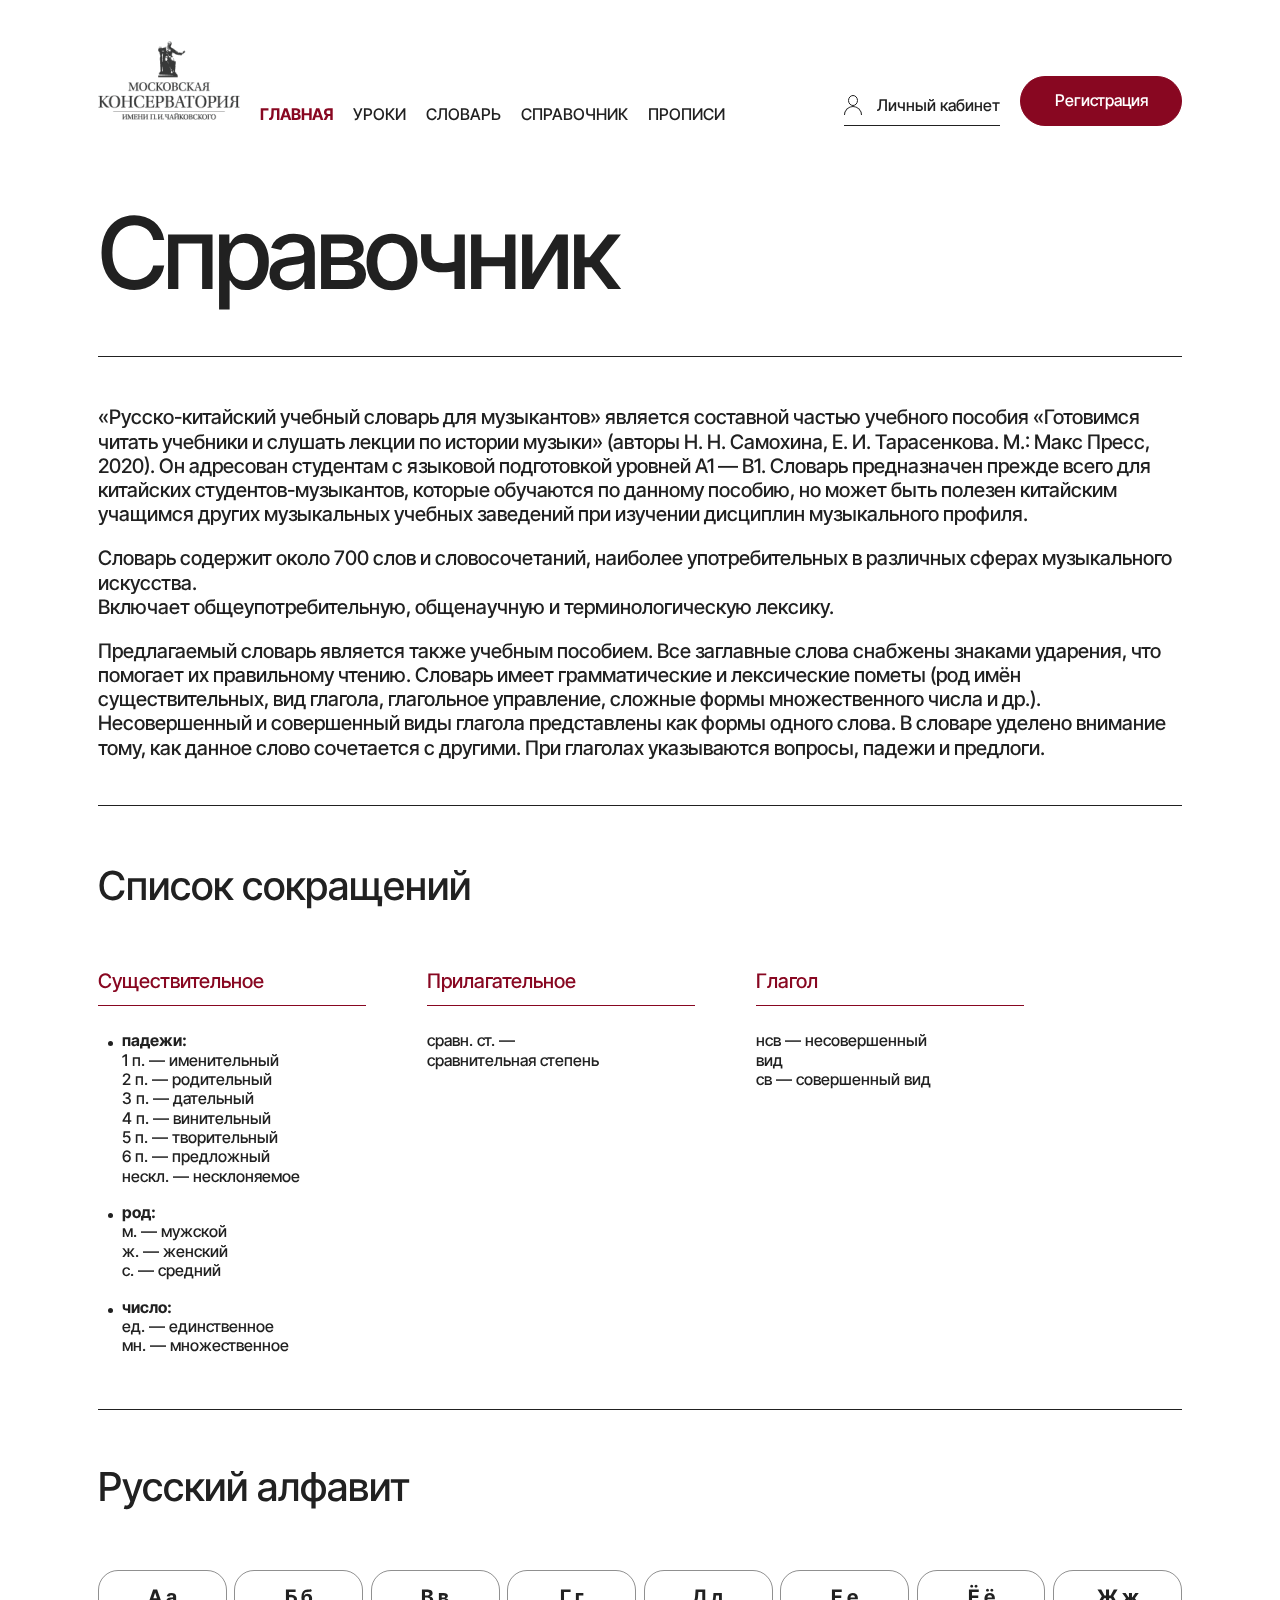
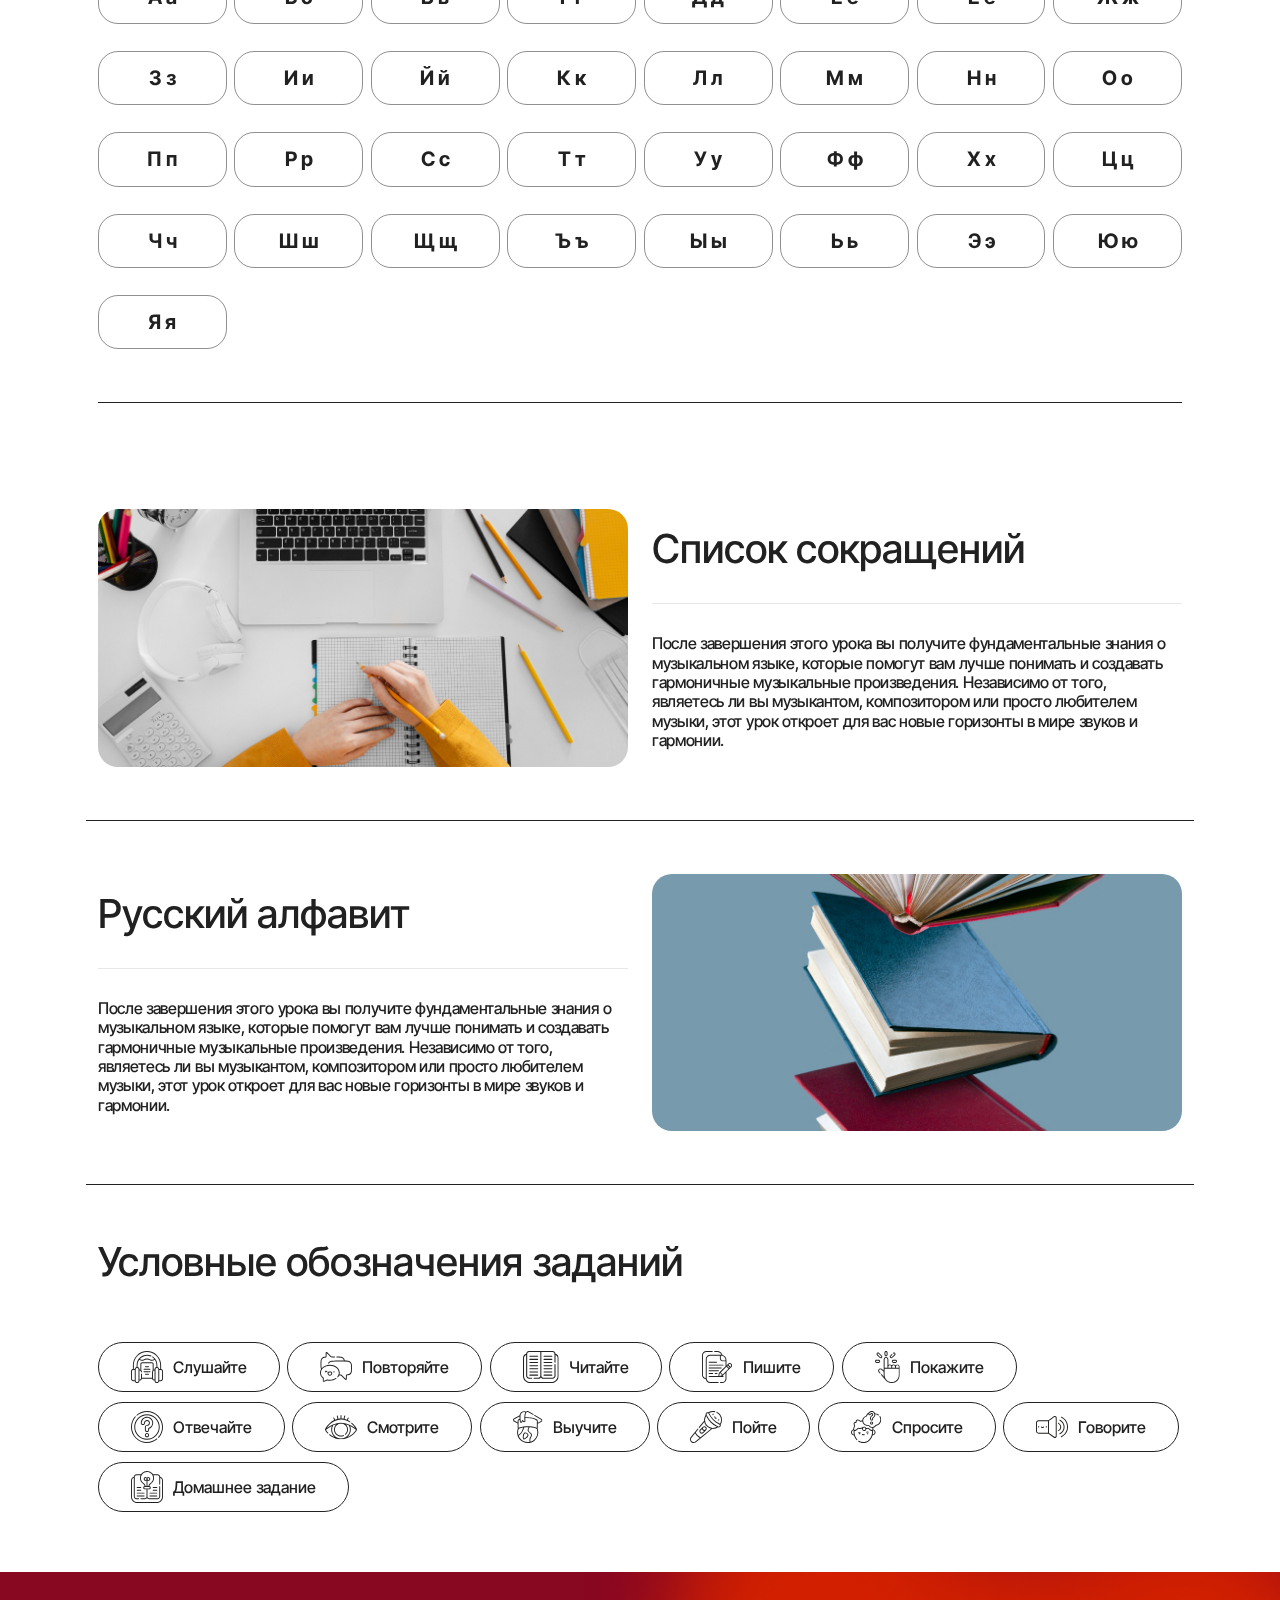
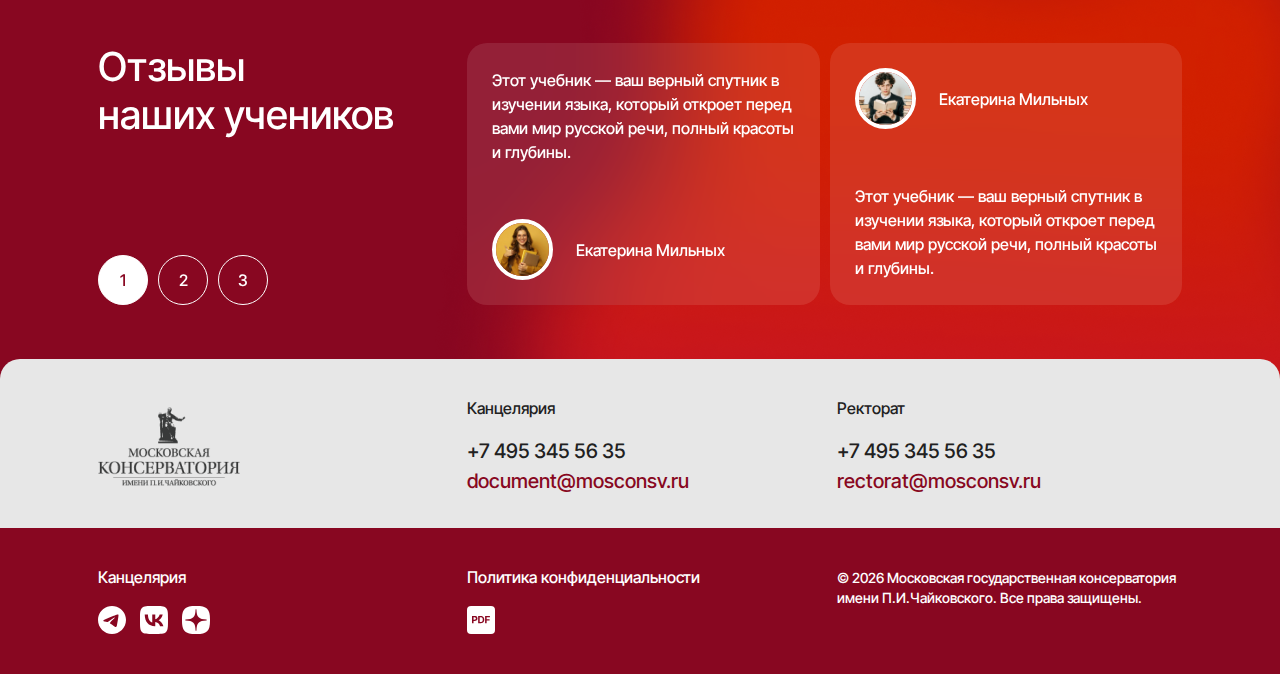
<file: public/06-directory.html>
<!DOCTYPE html>
<html lang="ru">
	<head>
		<meta charset="utf-8">
		<title>Справочник</title>
		<meta name="description" content="о чем страница">
		<meta http-equiv="X-UA-Compatible" content="IE=edge">
		<meta name="viewport" content="width=device-width,initial-scale=1.0,  shrink-to-fit=no, viewport-fit=cover">
		<link type="image/ico" href="img/favicon.ico" rel="shortcut icon"><meta name="format-detection" content="telephone=no"> <link rel="preconnect" href="https://fonts.googleapis.com">
<link rel="preconnect" href="https://fonts.gstatic.com" crossorigin>
<link href="https://fonts.googleapis.com/css2?family=Inter+Tight:ital,wght@0,100..900;1,100..900&display=swap" rel="stylesheet">
		<link href="css/main.min.css" rel="stylesheet"/>
		<script>
			function addBlock(elem) {
				fetch(`parts/${elem}.html`)
					.then(response => response.text())
					.then( text => {
						const wrap = document.querySelector(`#${elem}Wrap`);
						wrap.insertAdjacentHTML('afterend', text);
						wrap.previousElementSibling.remove()
						wrap.remove();
					});
			}
		</script>
	</head>
	<body class="main-page">
		<div class="main-wrapper">
			<script>addBlock(`header`)</script>
			<div id="headerWrap"></div>
			<main>
				<div class="page-head">
					<div class="page-head__container container">
						<h1>Справочник</h1>
					</div>
				</div>
				<!-- start sDirectory-->
				<section class="sDirectory section" id="sDirectory">
					<div class="container">
						<div class="section-title">
							<p>«Русско-китайский учебный словарь для музыкантов» является составной частью учебного пособия «Готовимся читать учебники и слушать лекции по истории музыки» (авторы Н. Н. Самохина, Е. И. Тарасенкова. М.: Макс Пресс, 2020). Он адресован студентам с языковой подготовкой уровней А1 — В1. Словарь предназначен прежде всего для китайских студентов-музыкантов, которые обучаются по данному пособию, но может быть полезен китайским учащимся других музыкальных учебных заведений при изучении дисциплин музыкального профиля.</p>
							<p>Словарь содержит около 700 слов и словосочетаний, наиболее употребительных в различных сферах музыкального искусства.<br/>Включает общеупотребительную, общенаучную и терминологическую лексику. </p>
							<p>Предлагаемый словарь является также учебным пособием. Все заглавные слова снабжены знаками ударения, что помогает их правильному чтению. Словарь имеет грамматические и лексические пометы (род имён существительных, вид глагола, глагольное управление, сложные формы множественного числа и др.). Несовершенный и совершенный виды глагола представлены как формы одного слова. В словаре уделено внимание тому, как данное слово сочетается с другими. При глаголах указываются вопросы, падежи и предлоги. </p>
						</div>
						<div class="sDirectory__wrap">
							<h3>Список сокращений</h3>
							<div class="sDirectory__row row">
								<div class="sDirectory__col col-md-auto">
									<h5>Существительное</h5>
									<ul>
										<li>падежи:</li>
										<li>1 п. — именительный</li>
										<li>2 п. — родительный </li>
										<li>3 п. — дательный</li>
										<li>4 п. — винительный</li>
										<li>5 п. — творительный</li>
										<li>6 п. — предложный</li>
										<li>нескл. — несклоняемое</li>
									</ul>
									<ul>
										<li>род:</li>
										<li>м. — мужской</li>
										<li>ж. — женский</li>
										<li>с. — средний</li>
									</ul>
									<ul>
										<li>число:</li>
										<li>ед. — единственное</li>
										<li>мн. — множественное</li>
									</ul>
								</div>
								<div class="sDirectory__col col-md-auto">
									<h5>Прилагательное</h5>
									<p>сравн. ст. — сравнительная степень</p>
								</div>
								<div class="sDirectory__col col-md-auto">
									<h5>Глагол</h5>
									<p>нсв — несовершенный вид</p>
									<p>св — совершенный вид</p>
								</div>
							</div>
						</div>
						<div class="sDirectory__wrap">
							<h3>Русский алфавит</h3>
							<div class="sDirectory__alphabet">
								<div class="row">
									<div class="sDirectory__alphabet-col col-auto"><a href="#"> А а</a>
									</div>
									<div class="sDirectory__alphabet-col col-auto"><a href="#"> Б б</a>
									</div>
									<div class="sDirectory__alphabet-col col-auto"><a href="#"> В в</a>
									</div>
									<div class="sDirectory__alphabet-col col-auto"><a href="#"> Г г</a>
									</div>
									<div class="sDirectory__alphabet-col col-auto"><a href="#"> Д д</a>
									</div>
									<div class="sDirectory__alphabet-col col-auto"><a href="#"> Е е</a>
									</div>
									<div class="sDirectory__alphabet-col col-auto"><a href="#"> Ё ё</a>
									</div>
									<div class="sDirectory__alphabet-col col-auto"><a href="#"> Ж ж</a>
									</div>
									<div class="sDirectory__alphabet-col col-auto"><a href="#"> З з</a>
									</div>
									<div class="sDirectory__alphabet-col col-auto"><a href="#"> И и</a>
									</div>
									<div class="sDirectory__alphabet-col col-auto"><a href="#"> Й й</a>
									</div>
									<div class="sDirectory__alphabet-col col-auto"><a href="#"> К к</a>
									</div>
									<div class="sDirectory__alphabet-col col-auto"><a href="#"> Л л</a>
									</div>
									<div class="sDirectory__alphabet-col col-auto"><a href="#"> М м</a>
									</div>
									<div class="sDirectory__alphabet-col col-auto"><a href="#"> Н н</a>
									</div>
									<div class="sDirectory__alphabet-col col-auto"><a href="#"> О о</a>
									</div>
									<div class="sDirectory__alphabet-col col-auto"><a href="#"> П п</a>
									</div>
									<div class="sDirectory__alphabet-col col-auto"><a href="#"> Р р</a>
									</div>
									<div class="sDirectory__alphabet-col col-auto"><a href="#"> С с</a>
									</div>
									<div class="sDirectory__alphabet-col col-auto"><a href="#"> Т т</a>
									</div>
									<div class="sDirectory__alphabet-col col-auto"><a href="#"> У у</a>
									</div>
									<div class="sDirectory__alphabet-col col-auto"><a href="#"> Ф ф</a>
									</div>
									<div class="sDirectory__alphabet-col col-auto"><a href="#"> Х х</a>
									</div>
									<div class="sDirectory__alphabet-col col-auto"><a href="#"> Ц ц</a>
									</div>
									<div class="sDirectory__alphabet-col col-auto"><a href="#"> Ч ч</a>
									</div>
									<div class="sDirectory__alphabet-col col-auto"><a href="#"> Ш ш</a>
									</div>
									<div class="sDirectory__alphabet-col col-auto"><a href="#"> Щ щ</a>
									</div>
									<div class="sDirectory__alphabet-col col-auto"><a href="#"> Ъ ъ</a>
									</div>
									<div class="sDirectory__alphabet-col col-auto"><a href="#"> Ы ы</a>
									</div>
									<div class="sDirectory__alphabet-col col-auto"><a href="#"> Ь ь</a>
									</div>
									<div class="sDirectory__alphabet-col col-auto"><a href="#"> Э э</a>
									</div>
									<div class="sDirectory__alphabet-col col-auto"><a href="#"> Ю ю</a>
									</div>
									<div class="sDirectory__alphabet-col col-auto"><a href="#"> Я я</a>
									</div>
								</div>
							</div>
						</div>
						<div class="sDirectory__item row">
							<div class="col">
								<div class="sDirectory__img-wrap">
									<div class="img-wrap-center"><img class="object-fit-js" src="img/sDirectory-img-1.jpg" alt="" loading="lazy"/>
									</div>
								</div>
							</div>
							<div class="col">
								<div class="content">
									<h3>Список сокращений</h3>
									<p>После завершения этого урока вы получите фундаментальные знания о музыкальном языке, которые помогут вам лучше понимать и создавать гармоничные музыкальные произведения. Независимо от того, являетесь ли вы музыкантом, композитором или просто любителем музыки, этот урок откроет для вас новые горизонты в мире звуков и гармонии.</p>
								</div>
							</div>
						</div>
						<div class="sDirectory__item row">
							<div class="col">
								<div class="sDirectory__img-wrap">
									<div class="img-wrap-center"><img class="object-fit-js" src="img/sDirectory-img-2.jpg" alt="" loading="lazy"/>
									</div>
								</div>
							</div>
							<div class="col">
								<div class="content">
									<h3>Русский алфавит</h3>
									<p>После завершения этого урока вы получите фундаментальные знания о музыкальном языке, которые помогут вам лучше понимать и создавать гармоничные музыкальные произведения. Независимо от того, являетесь ли вы музыкантом, композитором или просто любителем музыки, этот урок откроет для вас новые горизонты в мире звуков и гармонии.</p>
								</div>
							</div>
						</div>
					</div>
				</section>
				<!-- end sDirectory-->
				<!-- start sConditionals-->
				<section class="sConditionals section" id="sConditionals">
					<div class="container">
						<div class="section-title">
							<h3>Условные обозначения заданий</h3>
						</div>
						<div class="sConditionals__row row">
							<div class="col-md-auto">
								<div class="conditionalItem"><img src="img/svg/sConditionals-svg-1.svg" alt="" loading="lazy"/>Слушайте
								</div>
							</div>
							<div class="col-md-auto">
								<div class="conditionalItem"><img src="img/svg/sConditionals-svg-2.svg" alt="" loading="lazy"/>Повторяйте
								</div>
							</div>
							<div class="col-md-auto">
								<div class="conditionalItem"><img src="img/svg/sConditionals-svg-3.svg" alt="" loading="lazy"/>Читайте
								</div>
							</div>
							<div class="col-md-auto">
								<div class="conditionalItem"><img src="img/svg/sConditionals-svg-4.svg" alt="" loading="lazy"/>Пишите
								</div>
							</div>
							<div class="col-md-auto">
								<div class="conditionalItem"><img src="img/svg/sConditionals-svg-5.svg" alt="" loading="lazy"/>Покажите
								</div>
							</div>
							<div class="col-md-auto">
								<div class="conditionalItem"><img src="img/svg/sConditionals-svg-6.svg" alt="" loading="lazy"/>Отвечайте
								</div>
							</div>
							<div class="col-md-auto">
								<div class="conditionalItem"><img src="img/svg/sConditionals-svg-7.svg" alt="" loading="lazy"/>Смотрите
								</div>
							</div>
							<div class="col-md-auto">
								<div class="conditionalItem"><img src="img/svg/sConditionals-svg-8.svg" alt="" loading="lazy"/>Выучите
								</div>
							</div>
							<div class="col-md-auto">
								<div class="conditionalItem"><img src="img/svg/sConditionals-svg-9.svg" alt="" loading="lazy"/>Пойте
								</div>
							</div>
							<div class="col-md-auto">
								<div class="conditionalItem"><img src="img/svg/sConditionals-svg-10.svg" alt="" loading="lazy"/>Спросите
								</div>
							</div>
							<div class="col-md-auto">
								<div class="conditionalItem"><img src="img/svg/sConditionals-svg-11.svg" alt="" loading="lazy"/>Говорите
								</div>
							</div>
							<div class="col-md-auto">
								<div class="conditionalItem"><img src="img/svg/sConditionals-svg-12.svg" alt="" loading="lazy"/>Домашнее задание
								</div>
							</div>
						</div>
					</div>
				</section>
				<!-- end sConditionals-->
				<!-- start sReview-->
				<section class="sReview section" id="sReview">
					<div class="sReview__container container"><img class="bg" src="img/bg.png" alt="" loading="lazy"/>
						<div class="sReview__row sReview__row--swiper-js row">
							<div class="sReview__col col-lg-4">
								<h3>Отзывы<br/>наших учеников</h3>
								<div class="swiper-pagination"></div>
							</div>
							<div class="col-lg-8">
								<div class="sReview__swiper swiper">
									<div class="swiper-wrapper">
										<div class="sReview__slide swiper-slide">
											<div class="sReview__content-wrap"> 
												<div class="sReview__content">
													<p>Этот учебник — ваш верный спутник в изучении языка, который откроет перед вами мир русской речи, полный красоты и глубины.</p>
													<div class="sReview__user"><img src="img/sReview-img-1.jpg" alt="" loading="lazy"/><span>Екатерина Мильных</span>
													</div>
												</div>
												<div class="sReview__content">
													<p>Этот учебник — ваш верный спутник в изучении языка, который откроет перед вами мир русской речи, полный красоты и глубины.</p>
													<div class="sReview__user"><img src="img/sReview-img-2.jpg" alt="" loading="lazy"/><span>Екатерина Мильных</span>
													</div>
												</div>
											</div>
										</div>
										<div class="sReview__slide swiper-slide">
											<div class="sReview__content-wrap"> 
												<div class="sReview__content">
													<p>Этот учебник — ваш верный спутник в изучении языка, который откроет перед вами мир русской речи, полный красоты и глубины.</p>
													<div class="sReview__user"><img src="img/sReview-img-1.jpg" alt="" loading="lazy"/><span>Екатерина Мильных</span>
													</div>
												</div>
												<div class="sReview__content">
													<p>Этот учебник — ваш верный спутник в изучении языка, который откроет перед вами мир русской речи, полный красоты и глубины.</p>
													<div class="sReview__user"><img src="img/sReview-img-2.jpg" alt="" loading="lazy"/><span>Екатерина Мильных</span>
													</div>
												</div>
											</div>
										</div>
										<div class="sReview__slide swiper-slide">
											<div class="sReview__content-wrap"> 
												<div class="sReview__content">
													<p>Этот учебник — ваш верный спутник в изучении языка, который откроет перед вами мир русской речи, полный красоты и глубины.</p>
													<div class="sReview__user"><img src="img/sReview-img-1.jpg" alt="" loading="lazy"/><span>Екатерина Мильных</span>
													</div>
												</div>
												<div class="sReview__content">
													<p>Этот учебник — ваш верный спутник в изучении языка, который откроет перед вами мир русской речи, полный красоты и глубины.</p>
													<div class="sReview__user"><img src="img/sReview-img-2.jpg" alt="" loading="lazy"/><span>Екатерина Мильных</span>
													</div>
												</div>
											</div>
										</div>
									</div>
								</div>
							</div>
						</div>
					</div>
				</section>
				<!-- end sReview-->
			</main>
			<footer class="footer">
				<div class="footer__head">
					<div class="container">
						<div class="row">
							<div class="col-md-4"><a href="/"><img class="res-i" src="img/logo.png" alt="" loading="lazy"/></a></div>
							<div class="col-sm-6 col-md-4 col-lg">
								<div class="footer__link">
									<h6>Канцелярия</h6>
									<a class="footer__tel" href="+74953455635">+7 495 345 56 35
									</a>
									<a class="footer__email" href="mailto:document@mosconsv.ru">document@mosconsv.ru
									</a>
								</div>
							</div>
							<div class="col-sm-6 col-md-4 col-lg">
								<div class="footer__link">
									<h6>Ректорат</h6>
									<a class="footer__tel" href="+74953455635">+7 495 345 56 35
									</a>
									<a class="footer__email" href="mailto:rectorat@mosconsv.ru">rectorat@mosconsv.ru
									</a>
								</div>
							</div>
						</div>
					</div>
				</div>
				<div class="footer__content">
					<div class="container">
						<div class="row">
							<div class="col-md-4">
								<div class="footer__link">
									<h6>Канцелярия</h6>
									<div class="soc">
										<a class="soc__item" href="#" target="_blank">
											<svg class="iconC iconC-telegram ">
												<use xlink:href="img/svg/spriteC.svg#telegram"></use>
											</svg>
										</a>
										<a class="soc__item" href="#" target="_blank">
											<svg class="iconC iconC-vk ">
												<use xlink:href="img/svg/spriteC.svg#vk"></use>
											</svg>
										</a>
										<a class="soc__item" href="#" target="_blank">
											<svg class="iconC iconC-dzen ">
												<use xlink:href="img/svg/spriteC.svg#dzen"></use>
											</svg>
										</a>
									</div>
								</div>
							</div>
							<div class="col-sm-6 col-md-4 col-lg">
								<div class="footer__link">
									<h6>Политика конфиденциальности</h6>
									<a class="footer__pdf" href="#">
										<svg class="iconC iconC-pdf ">
											<use xlink:href="img/svg/spriteC.svg#pdf"></use>
										</svg>
									</a>
								</div>
							</div>
							<div class="col-sm-6 col-md-4 col-lg">
								<div class="text">© <span></span> Московская государственная консерватория имени П.И.Чайковского. Все права защищены.</div>
							</div>
						</div>
					</div>
				</div>
			</footer>
		</div>
		<!--  start modals-->
		<div id="modal-auth" style="display: none">
			<div class="modal-win">
				<div class="form-wrap">
					<form>
						<div class="text-center">
							<div class="form-wrap__title form-data h3">Авторизация
							</div>
							<p class="after-headline">Мы рады снова видеть вас на нашем сайте. Чтобы продолжить использование сервиса, пожалуйста, авторизуйтесь</p>
						</div>
						<div class="form-wrap__input-wrap form-group"><input class="form-wrap__input form-control" inputmode="text" name="text" type="text" placeholder="Логин / E-mail" required="required"/>
						</div>
						<!-- +e.input-wrap-->
						<div class="form-wrap__input-wrap form-group"><input class="form-wrap__input form-control" inputmode="password" name="password" type="password" placeholder="Пароль" required="required"/>
						</div>
						<!-- +e.input-wrap-->
						<button class="form-wrap__btn btn btn-accent" type="submit">Войти
						</button>
						<div class="form-wrap__text">Забыли пароль? <a href="#">Сбросить пароль</a>
						</div>
					</form>
				</div>
			</div>
		</div>
		<!-- #modal-call-->
		<div id="modal-reg" style="display: none">
			<div class="modal-win">
				<div class="form-wrap">
					<form>
						<div class="text-center">
							<div class="form-wrap__title form-data h3">Регистрация
							</div>
							<p class="after-headline">Чтобы начать использовать все возможности сервиса, пожалуйста, зарегистрируйтесь, заполнив простую форму</p>
						</div>
						<div class="form-wrap__input-wrap form-group"><input class="form-wrap__input form-control" inputmode="text" name="text" type="text" placeholder="Фамилия" required="required"/>
						</div>
						<!-- +e.input-wrap-->
						<div class="form-wrap__input-wrap form-group"><input class="form-wrap__input form-control" inputmode="text" name="text" type="text" placeholder="Имя" required="required"/>
						</div>
						<!-- +e.input-wrap-->
						<div class="form-wrap__input-wrap form-group"><input class="form-wrap__input form-control" inputmode="text" name="text" type="text" placeholder="Отчество" required="required"/>
						</div>
						<!-- +e.input-wrap-->
						<div class="form-wrap__input-wrap form-group"><input class="form-wrap__input form-control" inputmode="email" name="email" type="email" placeholder="E-mail" required="required"/>
						</div>
						<!-- +e.input-wrap-->
						<div class="form-wrap__input-wrap form-group"><input class="form-wrap__input form-control" inputmode="password" name="password" type="password" placeholder="Пароль" required="required"/>
						</div>
						<!-- +e.input-wrap-->
						<div class="form-wrap__input-wrap form-group"><input class="form-wrap__input form-control" inputmode="password" name="password" type="password" placeholder="Подтверждение пароля" required="required"/>
						</div>
						<!-- +e.input-wrap-->
						<button class="form-wrap__btn btn btn-accent" type="submit">Зарегестрироваться
						</button>
						<div class="form-wrap__text">Уже есть аккаунт? <a href="#">Вход в личный кабинет</a>
						</div>
					</form>
				</div>
			</div>
		</div>
		<!-- #modal-call-->
		<!-- end modals-->
		<script src="libs/jquery/jquery.min.js"></script>
		<script src="libs/@fancyapps/ui/fancybox/fancybox.umd.js"> </script>
		<script src="libs/swiper/swiper-bundle.min.js"> </script>
		<script src="libs/inputmask/inputmask.min.js"> </script>
		<script src="libs/select2/js/select2.min.js"> </script>
		<script src="libs/select2/js/i18n/ru.js"> </script>
		<script src="https://cdn.jsdelivr.net/npm/bootstrap@5.0.2/dist/js/bootstrap.bundle.min.js" integrity="sha384-MrcW6ZMFYlzcLA8Nl+NtUVF0sA7MsXsP1UyJoMp4YLEuNSfAP+JcXn/tWtIaxVXM" crossorigin="anonymous"></script>
		<script src="js/JSCCommon.js"></script>
		<script src="js/common.js"></script>
	</body>
</html>
</file>
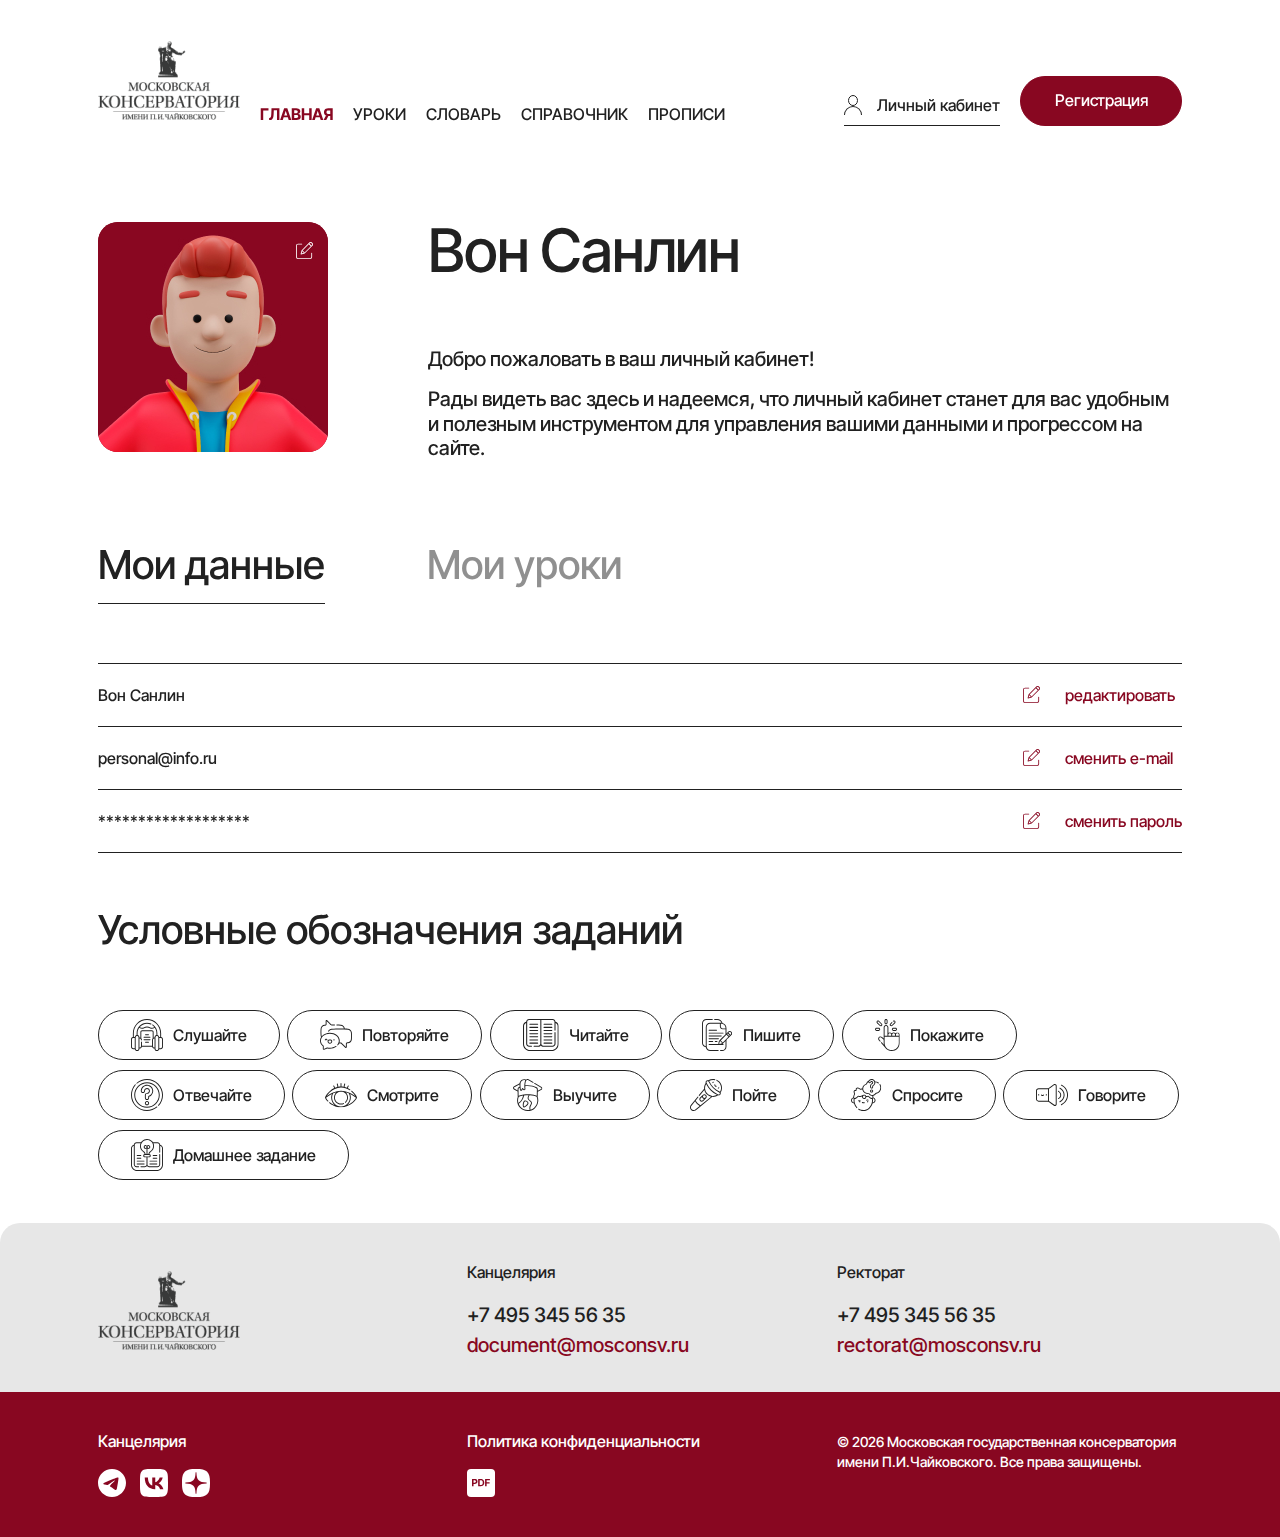
<file: public/07-personal.html>
<!DOCTYPE html>
<html lang="ru">
	<head>
		<meta charset="utf-8">
		<title>Справочник</title>
		<meta name="description" content="о чем страница">
		<meta http-equiv="X-UA-Compatible" content="IE=edge">
		<meta name="viewport" content="width=device-width,initial-scale=1.0,  shrink-to-fit=no, viewport-fit=cover">
		<link type="image/ico" href="img/favicon.ico" rel="shortcut icon"><meta name="format-detection" content="telephone=no"> <link rel="preconnect" href="https://fonts.googleapis.com">
<link rel="preconnect" href="https://fonts.gstatic.com" crossorigin>
<link href="https://fonts.googleapis.com/css2?family=Inter+Tight:ital,wght@0,100..900;1,100..900&display=swap" rel="stylesheet">
		<link href="css/main.min.css" rel="stylesheet"/>
		<script>
			function addBlock(elem) {
				fetch(`parts/${elem}.html`)
					.then(response => response.text())
					.then( text => {
						const wrap = document.querySelector(`#${elem}Wrap`);
						wrap.insertAdjacentHTML('afterend', text);
						wrap.previousElementSibling.remove()
						wrap.remove();
					});
			}
		</script>
	</head>
	<body class="main-page">
		<div class="main-wrapper">
			<script>addBlock(`header`)</script>
			<div id="headerWrap"></div>
			<main>
				<!-- start sProfile-->
				<section class="sProfile section" id="sProfile">
					<div class="container">
						<div class="sProfile__personal-info">
							<h2>Вон Санлин</h2>
							<div class="sProfile__img-wrap">
								<a class="sProfile__edit" href="#">
									<svg class="iconC iconC-edit ">
										<use xlink:href="img/svg/spriteC.svg#edit"></use>
									</svg>
								</a>
								<div class="img-wrap-center"><img class="object-fit-js" src="img/personal-img-1.jpg" alt="" loading="lazy"/>
								</div>
							</div>
							<p>Добро пожаловать в ваш личный кабинет!</p>
							<p>Рады видеть вас здесь и надеемся, что личный кабинет станет для вас удобным<br/>и полезным инструментом для управления вашими данными и прогрессом на сайте. </p>
						</div>
						<div class="tabs">
							<div class="tabs__caption">
								<div class="tabs__btn active">Мои данные </div>
								<div class="tabs__btn">Мои уроки</div>
							</div>
							<div class="tabs__content active">
								<div class="sProfile__table">
									<table>
										<tr>
											<td>Вон Санлин</td>
											<td> <a href="#">
													<svg class="icon icon-edit ">
														<use xlink:href="img/svg/sprite.svg#edit"></use>
													</svg><span class="d-none d-md-block">редактировать </span></a></td>
										</tr>
										<tr>
											<td>personal@info.ru</td>
											<td> <a href="#">
													<svg class="icon icon-edit ">
														<use xlink:href="img/svg/sprite.svg#edit"></use>
													</svg><span class="d-none d-md-block">сменить e-mail</span></a></td>
										</tr>
										<tr>
											<td>*******************</td>
											<td> <a href="#">
													<svg class="icon icon-edit ">
														<use xlink:href="img/svg/sprite.svg#edit"></use>
													</svg><span class="d-none d-md-block">сменить&nbsp;пароль </span></a></td>
										</tr>
									</table>
								</div>
							</div>
							<div class="tabs__content">
								<div class="sProfile__table-lessons">
									<table>
										<tr class="d-none d-lg-table-row">
											<th>Наименование<br/>урока</th>
											<th>Количество<br/>заданий</th>
											<th>Количество<br/>правильных ответов</th>
											<th>Статус<br/>урока</th>
										</tr>
										<tr>
											<td>Урок №1. Музыкальный язык: от звука к аккорду</td>
											<td> <span class="d-lg-none">Количество<br/>заданий</span><span class="num">10</span></td>
											<td class="text-success"><span class="d-lg-none">Количество<br/>правильных<br/>ответов</span><span class="num">9</span></td>
											<td> 
												<div class="status">
													<svg class="icon icon-check ">
														<use xlink:href="img/svg/sprite.svg#check"></use>
													</svg>Завершено
												</div>
											</td>
										</tr>
										<tr>
											<td>Урок №2. Музыкальные инструменты и музыканты</td>
											<td> <span class="d-lg-none">Количество<br/>заданий</span><span class="num">10</span></td>
											<td class="text-success"><span class="d-lg-none">Количество<br/>правильных<br/>ответов</span><span class="num">9</span></td>
											<td> 
												<div class="status">
													<svg class="icon icon-check ">
														<use xlink:href="img/svg/sprite.svg#check"></use>
													</svg>Завершено
												</div>
											</td>
										</tr>
										<tr>
											<td>Урок №3. Композиторы и их музыка</td>
											<td> <span class="d-lg-none">Количество<br/>заданий</span><span class="num">10</span></td>
											<td class="text-success"><span class="d-lg-none">Количество<br/>правильных<br/>ответов</span><span class="num">3</span></td>
											<td> <a class="left" href="#"> 
													<svg class="icon icon-arrow-right ">
														<use xlink:href="img/svg/sprite.svg#arrow-right"></use>
													</svg>Осталось 5 заданий</a></td>
										</tr>
									</table>
								</div>
							</div>
						</div>
					</div>
				</section>
				<!-- end sProfile-->
				<!-- start sConditionals-->
				<section class="sConditionals section" id="sConditionals">
					<div class="container">
						<div class="section-title">
							<h3>Условные обозначения заданий</h3>
						</div>
						<div class="sConditionals__row row">
							<div class="col-md-auto">
								<div class="conditionalItem"><img src="img/svg/sConditionals-svg-1.svg" alt="" loading="lazy"/>Слушайте
								</div>
							</div>
							<div class="col-md-auto">
								<div class="conditionalItem"><img src="img/svg/sConditionals-svg-2.svg" alt="" loading="lazy"/>Повторяйте
								</div>
							</div>
							<div class="col-md-auto">
								<div class="conditionalItem"><img src="img/svg/sConditionals-svg-3.svg" alt="" loading="lazy"/>Читайте
								</div>
							</div>
							<div class="col-md-auto">
								<div class="conditionalItem"><img src="img/svg/sConditionals-svg-4.svg" alt="" loading="lazy"/>Пишите
								</div>
							</div>
							<div class="col-md-auto">
								<div class="conditionalItem"><img src="img/svg/sConditionals-svg-5.svg" alt="" loading="lazy"/>Покажите
								</div>
							</div>
							<div class="col-md-auto">
								<div class="conditionalItem"><img src="img/svg/sConditionals-svg-6.svg" alt="" loading="lazy"/>Отвечайте
								</div>
							</div>
							<div class="col-md-auto">
								<div class="conditionalItem"><img src="img/svg/sConditionals-svg-7.svg" alt="" loading="lazy"/>Смотрите
								</div>
							</div>
							<div class="col-md-auto">
								<div class="conditionalItem"><img src="img/svg/sConditionals-svg-8.svg" alt="" loading="lazy"/>Выучите
								</div>
							</div>
							<div class="col-md-auto">
								<div class="conditionalItem"><img src="img/svg/sConditionals-svg-9.svg" alt="" loading="lazy"/>Пойте
								</div>
							</div>
							<div class="col-md-auto">
								<div class="conditionalItem"><img src="img/svg/sConditionals-svg-10.svg" alt="" loading="lazy"/>Спросите
								</div>
							</div>
							<div class="col-md-auto">
								<div class="conditionalItem"><img src="img/svg/sConditionals-svg-11.svg" alt="" loading="lazy"/>Говорите
								</div>
							</div>
							<div class="col-md-auto">
								<div class="conditionalItem"><img src="img/svg/sConditionals-svg-12.svg" alt="" loading="lazy"/>Домашнее задание
								</div>
							</div>
						</div>
					</div>
				</section>
				<!-- end sConditionals-->
			</main>
			<footer class="footer">
				<div class="footer__head">
					<div class="container">
						<div class="row">
							<div class="col-md-4"><a href="/"><img class="res-i" src="img/logo.png" alt="" loading="lazy"/></a></div>
							<div class="col-sm-6 col-md-4 col-lg">
								<div class="footer__link">
									<h6>Канцелярия</h6>
									<a class="footer__tel" href="+74953455635">+7 495 345 56 35
									</a>
									<a class="footer__email" href="mailto:document@mosconsv.ru">document@mosconsv.ru
									</a>
								</div>
							</div>
							<div class="col-sm-6 col-md-4 col-lg">
								<div class="footer__link">
									<h6>Ректорат</h6>
									<a class="footer__tel" href="+74953455635">+7 495 345 56 35
									</a>
									<a class="footer__email" href="mailto:rectorat@mosconsv.ru">rectorat@mosconsv.ru
									</a>
								</div>
							</div>
						</div>
					</div>
				</div>
				<div class="footer__content">
					<div class="container">
						<div class="row">
							<div class="col-md-4">
								<div class="footer__link">
									<h6>Канцелярия</h6>
									<div class="soc">
										<a class="soc__item" href="#" target="_blank">
											<svg class="iconC iconC-telegram ">
												<use xlink:href="img/svg/spriteC.svg#telegram"></use>
											</svg>
										</a>
										<a class="soc__item" href="#" target="_blank">
											<svg class="iconC iconC-vk ">
												<use xlink:href="img/svg/spriteC.svg#vk"></use>
											</svg>
										</a>
										<a class="soc__item" href="#" target="_blank">
											<svg class="iconC iconC-dzen ">
												<use xlink:href="img/svg/spriteC.svg#dzen"></use>
											</svg>
										</a>
									</div>
								</div>
							</div>
							<div class="col-sm-6 col-md-4 col-lg">
								<div class="footer__link">
									<h6>Политика конфиденциальности</h6>
									<a class="footer__pdf" href="#">
										<svg class="iconC iconC-pdf ">
											<use xlink:href="img/svg/spriteC.svg#pdf"></use>
										</svg>
									</a>
								</div>
							</div>
							<div class="col-sm-6 col-md-4 col-lg">
								<div class="text">© <span></span> Московская государственная консерватория имени П.И.Чайковского. Все права защищены.</div>
							</div>
						</div>
					</div>
				</div>
			</footer>
		</div>
		<!--  start modals-->
		<div id="modal-auth" style="display: none">
			<div class="modal-win">
				<div class="form-wrap">
					<form>
						<div class="text-center">
							<div class="form-wrap__title form-data h3">Авторизация
							</div>
							<p class="after-headline">Мы рады снова видеть вас на нашем сайте. Чтобы продолжить использование сервиса, пожалуйста, авторизуйтесь</p>
						</div>
						<div class="form-wrap__input-wrap form-group"><input class="form-wrap__input form-control" inputmode="text" name="text" type="text" placeholder="Логин / E-mail" required="required"/>
						</div>
						<!-- +e.input-wrap-->
						<div class="form-wrap__input-wrap form-group"><input class="form-wrap__input form-control" inputmode="password" name="password" type="password" placeholder="Пароль" required="required"/>
						</div>
						<!-- +e.input-wrap-->
						<button class="form-wrap__btn btn btn-accent" type="submit">Войти
						</button>
						<div class="form-wrap__text">Забыли пароль? <a href="#">Сбросить пароль</a>
						</div>
					</form>
				</div>
			</div>
		</div>
		<!-- #modal-call-->
		<div id="modal-reg" style="display: none">
			<div class="modal-win">
				<div class="form-wrap">
					<form>
						<div class="text-center">
							<div class="form-wrap__title form-data h3">Регистрация
							</div>
							<p class="after-headline">Чтобы начать использовать все возможности сервиса, пожалуйста, зарегистрируйтесь, заполнив простую форму</p>
						</div>
						<div class="form-wrap__input-wrap form-group"><input class="form-wrap__input form-control" inputmode="text" name="text" type="text" placeholder="Фамилия" required="required"/>
						</div>
						<!-- +e.input-wrap-->
						<div class="form-wrap__input-wrap form-group"><input class="form-wrap__input form-control" inputmode="text" name="text" type="text" placeholder="Имя" required="required"/>
						</div>
						<!-- +e.input-wrap-->
						<div class="form-wrap__input-wrap form-group"><input class="form-wrap__input form-control" inputmode="text" name="text" type="text" placeholder="Отчество" required="required"/>
						</div>
						<!-- +e.input-wrap-->
						<div class="form-wrap__input-wrap form-group"><input class="form-wrap__input form-control" inputmode="email" name="email" type="email" placeholder="E-mail" required="required"/>
						</div>
						<!-- +e.input-wrap-->
						<div class="form-wrap__input-wrap form-group"><input class="form-wrap__input form-control" inputmode="password" name="password" type="password" placeholder="Пароль" required="required"/>
						</div>
						<!-- +e.input-wrap-->
						<div class="form-wrap__input-wrap form-group"><input class="form-wrap__input form-control" inputmode="password" name="password" type="password" placeholder="Подтверждение пароля" required="required"/>
						</div>
						<!-- +e.input-wrap-->
						<button class="form-wrap__btn btn btn-accent" type="submit">Зарегестрироваться
						</button>
						<div class="form-wrap__text">Уже есть аккаунт? <a href="#">Вход в личный кабинет</a>
						</div>
					</form>
				</div>
			</div>
		</div>
		<!-- #modal-call-->
		<!-- end modals-->
		<script src="libs/jquery/jquery.min.js"></script>
		<script src="libs/@fancyapps/ui/fancybox/fancybox.umd.js"> </script>
		<script src="libs/swiper/swiper-bundle.min.js"> </script>
		<script src="libs/inputmask/inputmask.min.js"> </script>
		<script src="libs/select2/js/select2.min.js"> </script>
		<script src="libs/select2/js/i18n/ru.js"> </script>
		<script src="https://cdn.jsdelivr.net/npm/bootstrap@5.0.2/dist/js/bootstrap.bundle.min.js" integrity="sha384-MrcW6ZMFYlzcLA8Nl+NtUVF0sA7MsXsP1UyJoMp4YLEuNSfAP+JcXn/tWtIaxVXM" crossorigin="anonymous"></script>
		<script src="js/JSCCommon.js"></script>
		<script src="js/common.js"></script>
	</body>
</html>
</file>
<file: public/css/main.min.css>
@import "custom-bootstrap.min.css";:root{--animate-delay:1.2s;--bs-body-font-size:16px;--sPT:2.5rem;--sPB:2.8125rem;--sTPB:1.25rem;--fancybox-content-color:var(--bs-body-color);--swiperArrowSize:4.25rem;--swiperArrowPosition:calc(var(--swiperArrowSize)*-1/2);--swiperBorderColorDef:var(--bs-primary);--swiperColorDef:var(--bs-primary);--swiperBgDef:#fff;--swiperBorderColorDefHover:var(--bs-primary);--swiperColorDefHover:var(--bs-primary);--swiperBgDefHover:#fff}.fancybox__container{--fancybox-bg:rgba(58,59,60,.77)}.pixel-perfect{background-position:center 0;background-repeat:no-repeat;display:block;height:100%;left:0;margin-left:auto;margin-right:auto;opacity:0;overflow:hidden;pointer-events:none;position:absolute;right:0;top:0;width:100%;z-index:1000}body,html{font-size:var(--bs-body-font-size)}html{-webkit-text-size-adjust:100%;-webkit-tap-highlight-color:rgba(33,36,41,0)}body.fancybox-active,body[class*=fixed]{margin-right:var(--spacing-end)}body.fancybox-active .header,body[class*=fixed] .header{padding-right:var(--spacing-end)}body.loaded_hiding{--s:0.36s;opacity:0;pointer-events:none;transition:all var(--s) ease-in-out}body.loaded_hiding:before{display:none}body.loaded{opacity:1;pointer-events:visible}body:before{content:"";height:100%;position:absolute;width:100%;--s:0.36s;-webkit-backdrop-filter:blur(5px);backdrop-filter:blur(5px);background-color:rgba(33,33,33,.8);left:0;opacity:0;top:0;transition:all var(--s) ease-in-out;z-index:-1}body.fancybox-active{overflow:hidden}body[class*=fixed]{left:0;position:absolute;top:0;touch-action:none;width:100%;z-index:999;-webkit-overflow-scrolling:none;overflow:hidden;overscroll-behavior:none}body[class*=fixed]:before{opacity:.76;z-index:999}.main-wrapper{display:flex;flex-direction:column;min-height:100vh;overflow:hidden;position:relative;width:100%}main{flex-grow:1}.section{background-position:50%;background-repeat:no-repeat;background-size:cover;padding-bottom:var(--sPB);padding-top:var(--sPT)}.section-title{margin-bottom:var(--sTPB)}.mono{font-family:var(--bs-font-monospace)}.small{font-size:.875rem}.tdn{text-decoration:none!important}.ttu{text-transform:uppercase}.tdu{text-decoration:underline}.tdu:hover{text-decoration:none}.fw-300{font-weight:300}.fw-400{font-weight:400}.fw-900{font-weight:900}.fw-500{font-weight:500}.fw-600{font-weight:600}.fw-100{font-weight:100}.row--sm{--bg-gutter-x:1.25rem}.image-source-link{color:#98c3d1}.strong,strong{font-weight:700}ul{padding-left:0}.res-i,picture img{height:auto;max-width:100%}.img-bg{background-position:50%;background-repeat:no-repeat;background-size:cover;position:relative}.img-bg img{inset:0;-o-object-fit:cover;object-fit:cover;position:absolute}.bgs{background-position:50%;background-repeat:no-repeat;background-size:cover}.table{display:table}.tr{display:table-row}.td{display:table-cell}.tabs__btn-accordion{width:100%}.tabs__btn:hover{cursor:pointer}.tabs__content{display:none}.tabs__content.active{display:block}.invisible{border:0;height:1px;margin:-1px;padding:0;position:absolute;width:1px;clip:rect(0 0 0 0);overflow:hidden}.control-wrap{position:relative}.swiper-button-hand{background-color:var(--swiperBgDef);background-image:none;background-position:50%;background-repeat:no-repeat;background-size:cover;border:2px solid var(--swiperBorderColorDef);border-radius:50%;bottom:0;box-shadow:0 15px 60px rgba(0,0,0,.1);color:var(--swiperColorDef);height:var(--swiperArrowSize);margin:auto 0;outline:none!important;position:absolute;top:0;width:var(--swiperArrowSize);--s:0.36s;transition:all var(--s) ease-in-out;-webkit-user-select:none;-moz-user-select:none;user-select:none}.swiper-button-hand:hover{background-color:var(--swiperBgDefHover);border-color:var(--swiperBorderColorDefHover);color:var(--swiperColorDefHover)}.swiper-button-hand .icon{font-size:.75rem}.swiper-button-hand:after{display:none}.swiper-button-hand-next{right:var(--swiperArrowPosition)}.swiper-button-hand-prev{left:var(--swiperArrowPosition)}.swiper-pagination{text-align:center;width:100%}.swiper-pagination-bullet{background-color:#e6e6e6;border-radius:50%;height:8px;opacity:1;outline:none!important;width:8px;--s:0.36s;display:inline-block;margin-left:.5rem;margin-right:.3125rem;transition:all var(--s) ease-in-out}.swiper-pagination-bullet-active,.swiper-pagination-bullet:hover{background-color:var(--bs-primary)}picture{display:block}img.object-fit-js{display:block;height:100%;width:100%}.object-fit-js img,img.img-bg,img.object-fit-js{-o-object-fit:cover;object-fit:cover}a{--s:0.36s;transition:all var(--s) ease-in-out}.picture-bg,img.img-bg{z-index:-1}.picture-bg,.picture-bg .object-fit-js,img.img-bg,img.img-bg .object-fit-js{height:100%;left:0;position:absolute;top:0;width:100%}.bg-wrap{position:relative;z-index:2}.browsehappy{background:#000;color:#fff;font-size:10px;min-height:100px;padding-top:30px;position:absolute;top:0;width:100%;z-index:2000}iframe{border:none}::-webkit-calendar-picker-indicator{background-image:url('data:image/svg+xml;charset=utf-8,<svg xmlns="http://www.w3.org/2000/svg" width="16" height="15" viewBox="0 0 24 24"><path fill="%230d6efd" d="M20 3h-1V1h-2v2H7V1H5v2H4c-1.1 0-2 .9-2 2v16c0 1.1.9 2 2 2h16c1.1 0 2-.9 2-2V5c0-1.1-.9-2-2-2m0 18H4V8h16z"/></svg>')}.btn,.form-control,.form-select{box-shadow:none!important}.fancybox__content :focus:not(.carousel__button.is-close){outline:none!important}.form-check,.form-check-input,.form-switch{cursor:pointer}.img-wrap-center{align-items:center;display:flex;inset:0;justify-content:center;margin:auto;position:absolute}.img-wrap-center img{height:auto;max-height:100%;max-width:100%}.img-wrap-center img.object-fit-js{height:100%;-o-object-fit:cover;object-fit:cover;width:100%}.btn{--bs-btn-padding-x:1.125rem;--bs-btn-padding-y:0.6875rem;--bs-btn-font-size:0.61625rem;--bs-btn-font-weight:500;--bs-btn-line-height:1.21;--bs-btn-border-radius:1.925625rem}.h1,h1{font-size:2.5rem}.h3,h3{font-size:1.875rem}h5{font-size:1rem}.footer{background-color:#e7e7e7;border-radius:1.25rem 1.25rem 0 0;margin-top:-1.0625rem;position:relative;text-align:center;z-index:1}.footer__row{--bs-gutter-y:var(--bs-gutter-x)}.footer__head{padding:2.5rem 0 2rem}.footer__head .row{--bs-gutter-y:2.875rem;align-items:center}.footer__link h6{margin-bottom:1.125rem}.footer__tel{color:#212121;display:block;font-size:1.25rem;line-height:1.5;max-width:-moz-max-content;max-width:max-content}.footer__tel:hover{color:#880721}.footer__email{color:#880721;display:block;font-size:1.25rem;line-height:1.5;max-width:-moz-max-content;max-width:max-content}.footer__email:hover{color:#212121}.footer__content{background-color:#880721;color:#fff;padding:2.5rem 0}.footer__content .row{--bs-gutter-y:4.3125rem}.footer .soc{justify-content:center}.footer .text{font-size:.875rem;line-height:1.42428571;margin-left:auto;margin-right:auto;max-width:23.75rem}.form-wrap__input-wrap{margin-bottom:.9375rem}.form-wrap__input{resize:none}.form-wrap__btn{cursor:pointer;margin-bottom:.9375rem}.form-wrap label{display:block;width:100%}input[type=number]{-moz-appearance:textfield}select::-ms-expand{display:none}input::-webkit-inner-spin-button,input::-webkit-outer-spin-button{-webkit-appearance:none;margin:0}.headerBlock{--sPT:0.125rem;--sPB:2.1875rem}.headerBlock__container{display:flex;flex-direction:column;position:relative}.headerBlock__container .bg{max-width:18.75rem;position:absolute;right:-12.125rem;top:6.75rem;width:100%;z-index:-1}.headerBlock h1{font-size:2.375rem;letter-spacing:-.04em;line-height:.9;margin-bottom:2rem;max-width:65.3125rem}.headerBlock h1 .underline{text-decoration-color:#880721;text-decoration-line:underline;text-decoration-style:solid;text-decoration-thickness:3px}.headerBlock .img{border-radius:1.25rem;max-width:29.875rem;width:100%}.soc{--bs-gutter-x:14px;--bs-gutter-y:m;display:flex;margin-left:calc(var(--bs-gutter-x)*-1/2);margin-right:calc(var(--bs-gutter-x)*-1/2);margin-top:calc(var(--bs-gutter-y)*-1)}.soc>*{margin-top:calc(var(--bs-gutter-y));padding-left:calc(var(--bs-gutter-x)/2);padding-right:calc(var(--bs-gutter-x)/2)}.soc__item{text-decoration:none!important;vertical-align:middle;--s:0.36s;display:grid;place-items:center;transition:all var(--s) ease-in-out}.soc .icon{font-size:1.875rem}.counter{counter-reset:num}.counter__item{position:relative}.counter__item:before{content:counter(num);counter-increment:num}.addBlock{border:1px solid;border-radius:23px;color:var(--color,#0d6efd);display:flex;overflow:hidden;position:relative}.addBlock input{border:none;color:inherit;height:2.8125rem;text-align:center}.addBlock__btn{background:none!important;background:transparent;border:none!important;border-radius:23px;box-shadow:none!important;color:inherit;height:2.8125rem;outline:none!important;position:relative;width:1.625rem}.addBlock__btn:after,.addBlock__btn:before{background-color:currentColor;content:"";height:2px;inset:0;margin:auto;position:absolute;width:10px}.addBlock__btn--plus:after{transform:rotate(90deg)}.search-block{position:relative}.search-block input{border:none!important;font-size:14px;outline:none!important;padding-bottom:.875rem;padding-left:1.875rem;padding-top:.875rem;width:100%}.search-block .icon{border:none!important;font-size:1.25rem}.search-block button{align-items:center;background:none!important;border:none!important;display:flex;height:100%;justify-content:center;left:0;position:absolute;top:0}.breadcrumb-item{width:auto}.item{background-color:#e7e7e7;display:flex;flex-direction:column}.item,.item__img-wrap{border-radius:1.25rem;overflow:hidden;position:relative}.item__img-wrap{display:block;--ratio:430/262;aspect-ratio:var(--ratio);margin-bottom:-3.875rem}.item__label{align-items:center;background-color:#880721;border-radius:3.125rem;color:#fff;display:flex;left:.9375rem;line-height:1.21;padding:.75rem 1.1875rem;position:absolute;top:1.125rem}.item__label .icon{fill:none;stroke:currentColor;stroke-width:1px;flex:0 0 auto;font-size:.3125rem;margin-right:.375rem}.item__label.done{background-color:#fff;color:#880721}.item__content{display:flex;flex-direction:column;flex-grow:1;padding:5.125rem 1.6875rem 1.5625rem 1.5625rem}.item__content h4{font-size:1.25rem;line-height:1;margin-bottom:2.375rem}.item__content p{font-size:.875rem;line-height:1.2;margin-bottom:auto}.item__content .row{align-items:flex-end;margin-top:.75rem}.item__content .row .col{font-size:.875rem}.item.active{background-color:#880721;color:#fff}.item.active .item__btn{--bs-btn-color:#fff;--bs-btn-border-color:#fff;--bs-btn-hover-color:#212121;--bs-btn-hover-bg:#fff;--bs-btn-hover-border-color:#fff;--bs-btn-active-color:#212121;--bs-btn-active-bg:#fff;--bs-btn-active-border-color:#fff;--bs-btn-disabled-color:#fff;--bs-btn-disabled-bg:transparent;--bs-btn-disabled-border-color:#fff}.page-head{padding-bottom:1.3125rem;padding-top:.75rem;position:relative}.page-head h1{letter-spacing:-.04em;line-height:1;margin-bottom:0}.page-head .bg{max-width:18.75rem;position:absolute;right:-12.125rem;top:6.75rem;width:100%;z-index:-1}.page-head--lg{padding-bottom:2.15625rem;padding-top:.75rem}.page-head--lg h1{letter-spacing:-.04em;line-height:1.21;margin-bottom:2.25rem}.page-head--lg p{font-size:1.25rem;letter-spacing:-.02em;line-height:1.21;margin-bottom:0;max-width:69.8125rem}.page-head.gray-text h1{color:rgba(33,33,33,.3);max-width:56.25rem}.conditionalItem{align-items:center;border:1px solid #212121;border-radius:3.125rem;display:flex;justify-content:center;padding:.5rem 2rem}.conditionalItem img{flex:0 0 auto;margin-right:.625rem}:root{--fancybox-content-bg:none}.fancybox__content>.f-button.is-close-btn{display:none}.fancybox__content{max-width:100%;padding:0}.modal-win{background-color:#fff;border-radius:1.25rem;max-width:100%;padding:3.125rem 1.75rem 2.0625rem;position:relative;width:54.375rem}.modal-win .mfp-close{color:#0d6efd;font-size:40px;font-weight:100}.modal-win p{font-size:1rem;line-height:1.21;margin-bottom:2.875rem}.modal-win .form-wrap{margin:0 auto;max-width:26.875rem}.modal-win .form-wrap__title{font-size:1.25rem;font-weight:700;letter-spacing:-.02em;line-height:1;margin-bottom:2.5625rem}.modal-win .form-wrap__input-wrap{margin-bottom:.625rem}.modal-win .form-wrap__input{border-color:#212121;border-radius:6.25rem;color:#212121;padding:.625rem 1.9375rem}.modal-win .form-wrap__input::-moz-placeholder{color:#212121}.modal-win .form-wrap__input::placeholder{color:#212121}.modal-win .form-wrap__input:focus{border-color:#880721}.modal-win .form-wrap__btn{--bs-btn-padding-x:2.0625rem;--bs-btn-padding-y:0.896875rem;--bs-btn-font-size:1rem;--bs-btn-border-radius:3.125rem;margin-bottom:1.1875rem;width:100%}.modal-win .form-wrap__text{color:rgba(0,0,0,.5);text-align:center}.modal-win .form-wrap__text a{color:#212121}.modal-win .form-wrap__text a:hover{color:#880721}a{outline:0!important}.modal-form{position:relative}#foot-dialog h3{font-size:2.25em}.mfp-close{background:0 0;border:0;border-radius:50%;box-shadow:none;color:#212121;cursor:pointer;display:block;font-family:Arial,Baskerville,monospace;font-size:28px;font-size:50px;font-style:normal;font-weight:100;height:56px;line-height:56px;margin-right:-5px;margin-top:-5px;opacity:.65;opacity:1;outline:0;overflow:visible;padding:0;position:absolute;right:0;text-align:center;text-decoration:none;top:0;-webkit-user-select:none;-moz-user-select:none;user-select:none;width:56px;z-index:1046;--s:0.36s;transition:all var(--s) ease-in-out}.polite .link{color:#0d6efd;cursor:pointer;text-decoration:underline}.polite .link :hover{display:none}.fancybox__container{min-height:100%;transform:none!important;width:100%!important}.fancybox-throwOutUp{animation:fancybox-throwOutUp .25s ease both}.fancybox-throwOutDown{animation:fancybox-throwOutDown .25s ease both}@keyframes fancybox-throwOutUp{0%{opacity:0;transform:translate3d(0,-5%,0)}to{opacity:1;transform:translateZ(0)}}@keyframes fancybox-throwOutDown{to{opacity:0;transform:translate3d(0,10%,0)}}.sCatalog__row{--bs-gutter-y:var(--bs-gutter-x)}.sCatalog__slide{height:auto}.product-item{background:#fff;border:1px solid #e2e2e2;border-radius:15px;display:flex;flex-direction:column;min-height:100%;overflow:hidden;position:relative}.product-item__img-wrap{display:block;position:relative;--ratio:190/298;aspect-ratio:var(--ratio)}.product-item__caption{display:flex;flex-direction:column;flex-grow:1;padding:1.25rem}.sCompanion{--sPT:0rem;--sPB:1.09375rem;--sTPB:2.25rem}.sCompanion__row{--bs-gutter-x:0.625rem;--bs-gutter-y:0.625rem}.sCompanion .section-title{margin-left:auto;margin-right:auto;max-width:66.0625rem}.sCompanion .section-title h3{color:#880721;letter-spacing:-.02em;line-height:1}.sCompanion .section-title h3 span{color:#d21f00}.sCompanion__card{display:block;position:relative;--ratio:265/161;align-items:flex-end;aspect-ratio:var(--ratio);border-radius:1.25rem;display:flex;overflow:hidden;padding:1rem;z-index:1}.sCompanion__card:after{background-color:rgba(0,0,0,.5);content:"";display:block;height:100%;left:0;position:absolute;top:0;width:100%;z-index:-1}.sCompanion__card h5{color:#fff;font-weight:700;margin-bottom:0;max-width:23.5625rem}.sConditionals{--sPT:1.0625rem;--sPB:2.1875rem;--sTPB:2.1875rem}.sConditionals__row{--bs-gutter-x:0.4625rem;--bs-gutter-y:0.625rem}.sConditionals__item{align-items:center;border:1px solid #212121;border-radius:3.125rem;display:flex;justify-content:center;padding:.5rem 2rem}.sConditionals__item img{flex:0 0 auto;margin-right:.625rem}.sContact__row{--bs-gutter-y:var(--bs-gutter-x)}.sContact__slide{height:auto}.sContent__row{--bs-gutter-y:var(--bs-gutter-x)}.sContent__slide{height:auto}.sDictionary{--sPT:1.0625rem;--sPB:1.0625rem;--sTPB:2.625rem}.sDictionary .section-title{border-top:1px solid #212121;font-size:1rem;line-height:1.21;padding-top:1.875rem}.sDictionary .section-title p{margin-bottom:0;max-width:76.75rem}.sDictionary__alphabet{align-items:center;display:flex;flex-wrap:wrap}.sDictionary__alphabet .row{--bs-gutter-x:0.5625rem;--bs-gutter-y:0.6875rem}.sDictionary__alphabet a{color:#212121;font-size:1.25rem;line-height:1.21;position:relative}.sDictionary__alphabet a:hover{color:#880721}.sDictionary table{margin-bottom:2rem;margin-top:1.4rem;width:100%}.sDictionary table tr:not(.default):nth-of-type(2n) td{background-color:#d9d9d9}.sDictionary table tr th{text-transform:uppercase}.sDictionary table tr td{line-height:1.21}.sDictionary table tr td:first-child{font-weight:700}.sDictionary table .default td,.sDictionary table .default:after{background-color:#fff!important}.sDictionary table .p-0 td{padding:0!important}.sDirectory{--sPT:1.0625rem;--sPB:1.0625rem;--sTPB:2.625rem}.sDirectory .section-title{border-bottom:1px solid #212121;border-top:1px solid #212121;font-size:1rem;line-height:1.21;padding-bottom:2.125rem;padding-top:1.875rem}.sDirectory .section-title p{margin-bottom:0}.sDirectory .section-title p:not(:last-child){margin-bottom:1.25rem}.sDirectory__wrap{border-bottom:1px solid #212121;margin-bottom:1.625rem;padding-bottom:2rem}.sDirectory__wrap:last-of-type{margin-bottom:0}.sDirectory__wrap h3{line-height:1.21;margin-bottom:2rem}.sDirectory__wrap h5{border-bottom:1px solid;color:#880721;margin-bottom:1.5625rem;padding-bottom:.75rem}.sDirectory__wrap ul{list-style-type:none;margin-bottom:1.0625rem;padding-left:1.5rem;position:relative}.sDirectory__wrap ul:last-child{margin-bottom:0}.sDirectory__wrap ul:before{background-color:currentColor;border-radius:50%;content:"";display:block;height:.3125rem;left:.625rem;position:absolute;top:.625rem;width:.3125rem}.sDirectory__wrap ul li{line-height:1.21}.sDirectory__wrap ul li:first-child{font-weight:700}.sDirectory__wrap p{line-height:1.21;margin-bottom:0;max-width:12.5rem}.sDirectory__alphabet .row{--bs-gutter-x:0.625rem;--bs-gutter-y:0.625rem}.sDirectory__alphabet-col{width:33.3333333333%}.sDirectory__alphabet a{align-items:center;border:1px solid rgba(33,33,33,.5);border-radius:1.25rem;color:#212121;display:flex;font-size:1rem;font-weight:700;justify-content:center;line-height:1.21;padding:.875rem .625rem}.sDirectory__alphabet a:hover{color:#880721}.sDirectory__row{--bs-gutter-x:1.875rem;--bs-gutter-y:2.5rem}.sDirectory__item{--bs-gutter-y:1.75rem;align-items:center;border-bottom:1px solid #212121;display:flex;flex-direction:column;padding:1.8125rem 0}.sDirectory__item h3{border-bottom:1px solid #e7e7e7;font-size:1.25rem;line-height:1.21;margin-bottom:1.875rem;padding-bottom:1.875rem}.sDirectory__item p{font-size:1rem;letter-spacing:-.02em;line-height:1.21;margin-bottom:0}.sDirectory__img-wrap{display:block;position:relative;--ratio:539/262;aspect-ratio:var(--ratio);border-radius:1.25rem;max-width:33.6875rem;overflow:hidden;width:100%}.sExercideHead{--sPT:1.0625rem;--sPB:1.0625rem;--sTPB:2.625rem}.sExercideHead__row{--bs-gutter-x:0.625rem;--bs-gutter-y:0.625rem;border-bottom:1px solid #212121;margin-bottom:2rem;padding-bottom:1.9375rem}.sExercideHead__row a{--bs-btn-padding-x:1.25rem;align-items:center;display:flex;gap:.625rem;justify-content:center}.sExercideHead__row a .icon{flex:0 0 auto;font-size:.875rem}.sExercideHead__row a .icon-check{fill:none;stroke:currentColor;stroke-width:2px;font-size:.625rem}.sExercideHead__content{border-bottom:1px solid #212121;margin-bottom:2rem;padding-bottom:1.9375rem}.sExercideHead__content h3{font-size:1.25rem;line-height:1.21;margin-bottom:2rem}.sExercideHead__content p{letter-spacing:-.02em;line-height:1.21}.sExercideHead__content p:last-of-type{margin-bottom:0}.sExercideHead__content .line{border-top:1px solid #e7e7e7;margin-bottom:2rem;margin-top:2rem}.sExercideHead__content ul{list-style-type:decimal;max-width:64.3125rem;padding-left:1.4375rem}.sExercideHead__content ul li{letter-spacing:-.02em;line-height:1.21}.sExercideHead__content ul li:not(:last-child){margin-bottom:1.175rem}.sExercideHead__content ul ul{list-style-type:disc;margin-top:1.075rem;padding-left:0}.sExercideHead__additional-content h3{color:#880721;font-size:1.25rem;line-height:1.21;margin-bottom:2rem}.sExercideHead__additional-content .text{font-size:1.25rem;font-weight:700;letter-spacing:-.02em;line-height:1.21;margin-bottom:2rem;max-width:39.375rem}.sExercideHead__additional-content audio{display:block;margin-bottom:1.4375rem;max-width:27.375rem;width:100%}.sExercideHead__conditional-row{--bs-gutter-x:0.5625rem;--bs-gutter-y:0.625rem;margin-bottom:2rem}.sForm__row{--bs-gutter-y:var(--bs-gutter-x)}.sForm__slide{height:auto}.sLessonBody{--sPT:1.375rem;--sPB:1.0625rem;--sTPB:2.0625rem}.sLessonBody ul{border-top:1px solid #212121;list-style-type:none;margin-bottom:0}.sLessonBody ul li{border-bottom:1px solid #212121;padding:1rem 0}.sLessonBody ul h6{color:#880721;font-weight:700}.sLessonBody ul h6,.sLessonBody ul p{letter-spacing:-.02em;line-height:1.1875;margin-bottom:0}.sLessonHead{--sPT:1.3125rem;--sPB:1.375rem}.sLessonHead__wrap{align-items:flex-end;border-radius:1.25rem;display:flex;margin-bottom:2.0625rem;min-height:15.4375rem;overflow:hidden;padding:.625rem}.sLessonHead__wrap .row{--bs-gutter-x:0.875rem;flex-grow:1}.sLessonHead__btn .icon{font-size:.5rem;margin-left:.375rem}.sLessonHead p{font-size:1rem;line-height:1.21;margin-bottom:0}.sLessons{--sPT:1.09375rem;--sPB:1.0625rem;--sTPB:2.25rem}.sLessons__row{--bs-gutter-x:0.625rem;--bs-gutter-y:0.5625rem}.sLessons .section-title h3{line-height:1.21;margin-bottom:0}.sLessons .item{min-height:23rem}.sProfile{--sPT:1.0625rem;--sPB:1.0625rem}.sProfile__personal-info{display:flex;flex-direction:column;justify-content:center;margin-bottom:3.0625rem;position:relative}.sProfile__personal-info h2{font-size:2.5rem;letter-spacing:-.02em;line-height:1.21;margin-bottom:2rem}.sProfile__personal-info p{font-size:1rem}.sProfile__personal-info p:last-of-type{margin-bottom:0}.sProfile__img-wrap{display:block;position:relative;--ratio:1/1;aspect-ratio:var(--ratio);background-color:#880721;border-radius:1.25rem;margin-bottom:2.125rem;max-width:16.625rem;overflow:hidden;width:100%}.sProfile__img-wrap img{-o-object-position:top;object-position:top}.sProfile__edit{position:absolute;right:.9375rem;top:.9375rem;z-index:10}.sProfile .tabs__caption{display:flex;gap:1.25rem;justify-content:space-between;margin-bottom:2.125rem}.sProfile .tabs__btn{--s:0.36s;border-bottom:1px solid transparent;color:rgba(33,33,33,.5);font-size:1.25rem;line-height:1.21;padding-bottom:.625rem;transition:all var(--s) ease-in-out}.sProfile .tabs__btn.active,.sProfile .tabs__btn:hover{border-bottom-color:#212121;color:#212121}.sProfile__table table{border-top:1px solid #212121;width:100%}.sProfile__table table tr{border-bottom:1px solid #212121}.sProfile__table table td{padding:1.1875rem 0}.sProfile__table table td:first-child{width:100%}.sProfile__table table td:nth-child(2) a{align-items:center;color:#880721;display:flex}.sProfile__table table td:nth-child(2) a:hover{color:#212121}.sProfile__table table td:nth-child(2) a .icon{flex:0 0 auto;font-size:1.0625rem}.sProfile__table-lessons table{width:100%}.sProfile__table-lessons table tr{border-bottom:1px solid #212121}.sProfile__table-lessons table tr th{line-height:1.21;padding:.9375rem 0}.sProfile__table-lessons table tr th:nth-child(2){width:13.5%}.sProfile__table-lessons table tr th:nth-child(3){width:20%}.sProfile__table-lessons table tr th:nth-child(4){width:13.1%}.sProfile__table-lessons table tr td{line-height:1.21;padding:.625rem 0}.sProfile__table-lessons table tr td .status{align-items:center;display:flex}.sProfile__table-lessons table tr td .status .icon{flex:0 0 auto;font-size:.625rem;margin-right:.625rem;fill:none;stroke:currentColor;stroke-width:2px}.sProfile__table-lessons table tr td .left{align-items:center;color:#880721;display:flex}.sProfile__table-lessons table tr td .left:hover{color:#212121}.sProfile__table-lessons table tr td .left .icon{flex:0 0 auto;font-size:.875rem;margin-right:.625rem}.sReview{--sPT:2.25rem;--sPB:3.4375rem;background-color:#880721;color:#fff;overflow:hidden}.sReview__container{position:relative;z-index:1}.sReview__container .bg{max-width:31.25rem;position:absolute;right:-270px;top:290px;width:100%;z-index:-1}.sReview__row{--bs-gutter-y:2.625rem}.sReview__col{display:flex;flex-direction:column}.sReview h3{margin-bottom:2.625rem}.sReview__content-wrap{align-items:center;display:flex;flex-direction:column;gap:.625rem}.sReview__content{-webkit-backdrop-filter:blur(40px);backdrop-filter:blur(40px);background-color:hsla(0,0%,100%,.1);border-radius:1.25rem;display:flex;flex-direction:column;flex-grow:1;justify-content:space-between;min-height:16.375rem;padding:1.5625rem}.sReview__content:nth-child(2n){flex-direction:column-reverse}.sReview__content p{margin-bottom:0}.sReview__user{align-items:center;display:flex}.sReview__user img{border:4px solid #fff;border-radius:50%;flex:0 0 auto;margin-right:1.4375rem;max-width:3.8125rem;width:100%}.sReview .swiper-pagination{align-items:center;display:flex;gap:.625rem;text-align:left}.sReview .swiper-pagination-bullet{align-items:center;background-color:transparent;border:1px solid #fff;color:#fff;cursor:pointer;display:flex;height:3.125rem;justify-content:center;margin:0;width:3.125rem}.sReview .swiper-pagination-bullet-active,.sReview .swiper-pagination-bullet:hover{background-color:#fff;border-color:#fff;color:#880721}.menu{list-style:none;margin-bottom:0;max-width:100%;position:relative}.menu li{padding:0}.menu li.current-menu-item a{color:#880721;font-weight:700}.menu a{color:#212121;display:block;padding:0 calc(var(--bs-gutter-x)/2);text-transform:uppercase}.menu a:hover{color:#880721;font-weight:700}.toggle-menu-mobile{--h:0.0625rem;--color:#212121;--position:calc(var(--h)*9);cursor:pointer;display:block;font-size:47px;height:calc(var(--h)*20);position:relative;width:1em}.toggle-menu-mobile.on span{--color:transparent}.toggle-menu-mobile.on{--position:0;--rotate:45deg}.toggle-menu-mobile span:after,.toggle-menu-mobile span:before{content:"";left:0;position:absolute}.toggle-menu-mobile span{bottom:0;display:block;margin-bottom:auto;margin-top:auto;position:absolute;top:0}.toggle-menu-mobile span:before{top:var(--position);transform:rotate(var(--rotate,0))}.toggle-menu-mobile span:after{bottom:var(--position);transform:rotate(calc(var(--rotate, 0)*-1))}.toggle-menu-mobile span,.toggle-menu-mobile span:after,.toggle-menu-mobile span:before{backface-visibility:hidden;background-color:var(--color);height:var(--h);transform-origin:50% 50%;transition:all .3s;width:1em}.top-nav{padding:2.3125rem 0 1.875rem}.top-nav__row{--bs-gutter-x:1.25rem;--bs-gutter-y:1.375rem;align-items:center}.top-nav__slide{height:auto}.top-nav__btn{--bs-btn-padding-x:2.0625rem;--bs-btn-padding-y:0.896875rem;--bs-btn-font-size:1rem;--bs-btn-border-radius:3.125rem;display:block;width:100%}.top-nav__link{align-items:flex-end;color:#212121;display:flex;font-weight:500;line-height:1.21}.top-nav__link .iconC{flex:0 0 auto;margin-right:.9375rem}.top-nav__link .icon{fill:none;stroke:currentColor;stroke-width:1px;flex:0 0 auto;margin-left:.75rem}.top-nav__link--logout,.top-nav__link:hover{color:#880721}.topLine__row{--bs-gutter-y:var(--bs-gutter-x)}.topLine__slide{height:auto}@media (min-width:576px){.headerBlock h1{font-size:2.5rem}.modal-text{max-width:1000px}.sCompanion__card{padding:1.125rem 1.625rem}.sDirectory__alphabet-col{width:16.6666666667%}}@media (min-width:768px){:root{--sPT:5rem;--sPB:5.625rem;--sTPB:2.5rem}.btn{--bs-btn-padding-x:1.125rem;--bs-btn-padding-y:0.896875rem;--bs-btn-font-size:1rem;--bs-btn-border-radius:3.125rem}.sCompanion__card{--ratio:430/262}.sDictionary table{margin-bottom:2.9375rem}.sDictionary table tr th{color:#880721;font-weight:700;padding:.975rem 1.0625rem}.sDictionary table tr th:first-child{width:24.8%}.sDictionary table tr th:nth-child(2){width:30.6%}.sDictionary table tr td{padding:.6875rem 1.0625rem}.sDirectory__alphabet-col{width:12.5%}.sProfile .tabs__caption{justify-content:flex-start}.sProfile__table table td:nth-child(2) a .icon{margin-right:1.5625rem}.top-nav__btn{--bs-btn-padding-x:2.09375rem;--bs-btn-padding-y:0.896875rem;--bs-btn-font-size:1rem;--bs-btn-border-radius:3.125rem}}@media (min-width:992px){.wow{visibility:hidden}.h1,h1{font-size:6.25rem}.h3,h3{font-size:2.5rem}h5{font-size:1.25rem}.footer{text-align:left}.footer .soc{justify-content:flex-start}.footer .text{margin-left:0;margin-right:0}.headerBlock{--sPT:3.2375rem;--sPB:3.125rem}.headerBlock__container .bg{max-width:68.25rem;right:-50.125rem;top:-21.25rem}.headerBlock h1{font-size:4.9375rem;margin-bottom:8rem}.headerBlock .img{bottom:-3.75rem;position:absolute;right:-13.9125rem}.item__label{left:1.5625rem;padding:.9375rem 2.0625rem;top:1.5625rem}.item__label .icon{font-size:.5625rem;margin-right:.625rem}.item__content h4{font-size:1.875rem}.item__content p{font-size:1rem}.item__content .row .col{font-size:1rem}.item__btn{--bs-btn-padding-x:1.875rem}.page-head{padding-bottom:2.625rem;padding-top:2.9125rem}.page-head .bg{max-width:68.25rem;right:-50.125rem;top:-21.25rem}.page-head--lg{padding-bottom:4.96875rem;padding-top:2.26875rem}.page-head--lg h1{margin-bottom:5.4125rem}.page-head--lg p{font-size:1.875rem}.modal-win{padding:3.6875rem 1.75rem 2.5625rem}.modal-win p{font-size:1.25rem;margin-bottom:4.6875rem}.modal-win .form-wrap__title{font-size:2.5rem;margin-bottom:4.3125rem}.modal-win .form-wrap__input-wrap{margin-bottom:2.125rem}.modal-win .form-wrap__btn{margin-bottom:2.125rem}.sCompanion{--sPT:1.05rem;--sPB:1.71875rem;--sTPB:6.2875rem}.sConditionals{--sPT:1.9375rem;--sPB:3.75rem;--sTPB:3.5rem}.sDictionary{--sPT:0.725rem;--sPB:1.375rem;--sTPB:2.7625rem}.sDictionary .section-title{font-size:1.25rem;padding-top:3.0125rem}.sDictionary__alphabet{border:1px solid #212121;border-radius:1.25rem;padding:1.0875rem 1.6875rem}.sDictionary__alphabet .row{--bs-gutter-x:1.5425rem}.sDictionary__alphabet a:hover:after{opacity:1;pointer-events:all}.sDictionary__alphabet a:after{--s:0.36s;background-image:url("data:image/svg+xml;charset=utf-8,%3Csvg xmlns='http://www.w3.org/2000/svg' width='8' height='6' fill='none'%3E%3Cpath fill='%23880721' d='m4 0 3.464 6H.536z'/%3E%3C/svg%3E");background-position:50%;background-repeat:no-repeat;background-size:contain;bottom:-.5rem;content:"";display:block;height:.5rem;left:50%;opacity:0;pointer-events:none;position:absolute;transform:translateX(-50%);transition:all var(--s) ease-in-out;width:.5rem}.sDirectory{--sPT:0.725rem;--sPB:1.375rem;--sTPB:3.5rem}.sDirectory .section-title{font-size:1.25rem;padding-bottom:2.8125rem;padding-top:3.0125rem}.sDirectory__wrap{margin-bottom:3.3125rem;padding-bottom:3.3125rem}.sDirectory__wrap h3{margin-bottom:3.6875rem}.sDirectory__alphabet .row{--bs-gutter-x:0.491875rem;--bs-gutter-y:1.6875rem}.sDirectory__alphabet a{font-size:1.25rem}.sDirectory__item{flex-direction:row;padding:3.3125rem 0}.sDirectory__item:nth-child(odd){flex-direction:row-reverse}.sDirectory__item:nth-child(odd) .sDirectory__img-wrap{margin-left:auto}.sDirectory__item h3{font-size:2.5rem}.sExercideHead{--sPT:1.825rem;--sPB:1.375rem;--sTPB:3.5rem}.sExercideHead__row{margin-bottom:2.75rem;padding-bottom:2.125rem}.sExercideHead__row a{--bs-btn-padding-x:2.025rem;justify-content:flex-start}.sExercideHead__content{margin-bottom:2.75rem;padding-bottom:2.5625rem}.sExercideHead__content h3{font-size:2.5rem;margin-bottom:2.55rem}.sExercideHead__content .line{margin-bottom:2.65rem;margin-top:2.35rem}.sExercideHead__additional-content h3{font-size:2.5rem;margin-bottom:2.6875rem}.sExercideHead__additional-content .text{margin-bottom:2.25rem}.sExercideHead__additional-content audio{margin-bottom:2.65rem}.sExercideHead__conditional-row{margin-bottom:2.55rem}.sLessonBody{--sPT:1.9125rem;--sPB:1.75rem;--sTPB:3.375rem}.sLessonBody ul li{padding:1.125rem 0}.sLessonHead{--sPT:1.75rem;--sPB:1.3125rem}.sLessonHead__wrap{margin-bottom:3.525rem;min-height:16.375rem;padding:1.375rem 1.5625rem}.sLessonHead__btn{--bs-btn-padding-x:1.725rem}.sLessonHead__btn .icon{font-size:.875rem;margin-left:.625rem}.sLessonHead p{font-size:1.25rem}.sLessons{--sPT:1.71875rem;--sPB:1.9375rem;--sTPB:3.4375rem}.sLessons .item{min-height:37.375rem}.sProfile{--sPT:3.625rem;--sPB:1.375rem}.sProfile__personal-info{margin-bottom:5.075rem;min-height:15.375rem;padding-left:20.625rem}.sProfile__personal-info h2{font-size:3.75rem;margin-bottom:auto}.sProfile__personal-info p{font-size:1.25rem;line-height:1.21}.sProfile__img-wrap{left:0;margin-bottom:0;max-width:14.375rem;position:absolute;top:50%;transform:translateY(-50%)}.sProfile .tabs__caption{gap:6.375rem;margin-bottom:3.6875rem}.sProfile .tabs__btn{font-size:2.5rem;padding-bottom:.8125rem}.sProfile__table-lessons table{border-top:1px solid #212121}.sProfile__table-lessons table tr td{padding:1.43375rem 0}.sReview{--sPT:4.4375rem;--sPB:9.375rem;margin-bottom:-4.9375rem}.sReview__container .bg{max-width:68.25rem;right:-310px;top:-230px}.sReview h3{margin-bottom:auto}.sReview__content-wrap{flex-direction:row}.menu{display:flex;text-align:center;--bs-gutter-x:20px;--bs-gutter-y:0;flex-wrap:wrap;margin-left:calc(var(--bs-gutter-x)*-1/2);margin-right:calc(var(--bs-gutter-x)*-1/2);margin-top:calc(var(--bs-gutter-y)*-1)}.menu>*{margin-top:calc(var(--bs-gutter-y));padding-left:calc(var(--bs-gutter-x)/2);padding-right:calc(var(--bs-gutter-x)/2)}.top-nav__row{align-items:flex-end}.top-nav__link{border-bottom:1px solid;padding-bottom:.625rem}}@media (min-width:1200px){.headerBlock .img{bottom:-1.75rem;right:-1.9125rem}.item__content .row .col{font-size:1.25rem}.sDirectory__col{min-width:20.5625rem}.sDirectory__row{--bs-gutter-x:3.8125rem}}@media (min-width:1400px){.headerBlock h1{font-size:6.25rem}.headerBlock .img{bottom:1.25rem;right:1.6875rem}.sDirectory__alphabet-col{width:8.3333333333%}.menu{--bs-gutter-x:51.1px}.top-nav__row{--bs-gutter-x:2.5rem}.top-nav .menu-mobile{margin-left:1.5625rem}}@media (max-width:991.98px){.footer__tel{margin:0 auto}.footer__email{margin:0 auto}.fancybox__slide:before{content:unset}.sDictionary__alphabet .row .col-auto{width:10%}.sDictionary__alphabet a{align-items:center;border:1px solid #212121;border-radius:1.25rem;display:flex;height:2.5625rem;justify-content:center;width:2.3125rem}.sDictionary__alphabet a:hover{border-color:#880721;color:#880721}.sProfile__table-lessons table tr{border-top:1px solid #212121;display:flex;flex-wrap:wrap}.sProfile__table-lessons table tr:not(:last-child){margin-bottom:1.9375rem}.sProfile__table-lessons table tr td{width:100%}.sProfile__table-lessons table tr td:not(:last-child){border-bottom:1px solid #212121}.sProfile__table-lessons table tr td:first-child{font-weight:700}.sProfile__table-lessons table tr td:nth-child(2),.sProfile__table-lessons table tr td:nth-child(3){align-items:center;display:flex}.sProfile__table-lessons table tr td:nth-child(2) .num,.sProfile__table-lessons table tr td:nth-child(2) span,.sProfile__table-lessons table tr td:nth-child(3) .num,.sProfile__table-lessons table tr td:nth-child(3) span{flex-grow:1}.menu-mobile{background-color:#fff;position:fixed!important;right:0;top:0;width:100%;z-index:999;--s:0.6s;transition:all var(--s) ease-in-out;will-change:transform}.menu-mobile:not(.active){transform:translate3d(120%,0,0);--opacity:0}.menu-mobile:not(.active) .toggle-menu-mobile{opacity:0}.menu-mobile .toggle-menu-mobile{color:#fff;font-size:1.25rem;position:absolute;right:1.6875rem;top:1.6875rem;z-index:9999}.menu-mobile .toggle-menu-mobile span:after,.menu-mobile .toggle-menu-mobile span:before{--color:#212121}.menu-mobile__inner{overflow-x:hidden;overflow-y:auto;padding:calc(env(safe-area-inset-top, 0px) + 2.5625rem) 0 calc(env(safe-area-inset-bottom, 0px) + 2.5625rem);-webkit-overflow-scrolling:touch;height:100vh}.menu-mobile.active .toggle-menu-mobile{opacity:1}.menu-mobile ul{margin-bottom:2.375rem;position:relative;text-align:center}.menu-mobile li{border-top:1px solid hsla(0,0%,100%,.13);display:block;margin:0}.menu-mobile li:not(:last-child){margin-bottom:2.1875rem}.menu-mobile li a{display:block;margin:0 auto;max-width:-moz-max-content;max-width:max-content}.menu-mobile .top-nav__link{border-top:1px solid #212121;justify-content:center;padding:1.125rem 0}.menu-mobile .top-nav__link:last-of-type{border-bottom:1px solid #212121}.top-nav__col{margin:0;padding:0}}@media (max-width:767.98px){.sDictionary__alphabet .row .col-auto{width:12.5%}.sDictionary table tr{display:flex;flex-direction:column}.sDictionary table tr:first-child{margin-bottom:1rem}.sDictionary table tr:not(:first-child){padding:.8125rem 0}.sDictionary table tr:not(.default):nth-of-type(2n){position:relative}.sDictionary table tr:not(.default):nth-of-type(2n):after{background-color:#d9d9d9;content:"";display:block;height:100%;left:-50vw;position:absolute;top:0;width:200vw;z-index:-1}.sDictionary table tr th{border-bottom:1px solid #212121;line-height:1.21;padding:.375rem 0}.sDictionary table tr th:first-child{border-top:1px solid #212121;font-weight:700}.sDictionary table tr th:nth-child(3){color:#880721}.sDictionary table tr td:nth-child(3){color:#880721}}@media (max-width:575.98px){.sCompanion .section-title h3{font-size:1.25rem}.sCompanion__card h5{font-size:1rem;max-width:12.76175rem}.sDictionary__alphabet .row .col-auto{width:16.6666666667%}}@media (hover:hover){.custom-scroll{scrollbar-color:var(--bs-primary) transparent;scrollbar-width:auto}.custom-scroll::-webkit-scrollbar{width:4px}.custom-scroll::-webkit-scrollbar-track{background:transparent}.custom-scroll::-webkit-scrollbar-thumb{background-color:var(--bs-primary);border:0 solid transparent;border-radius:16px}}
</file>
